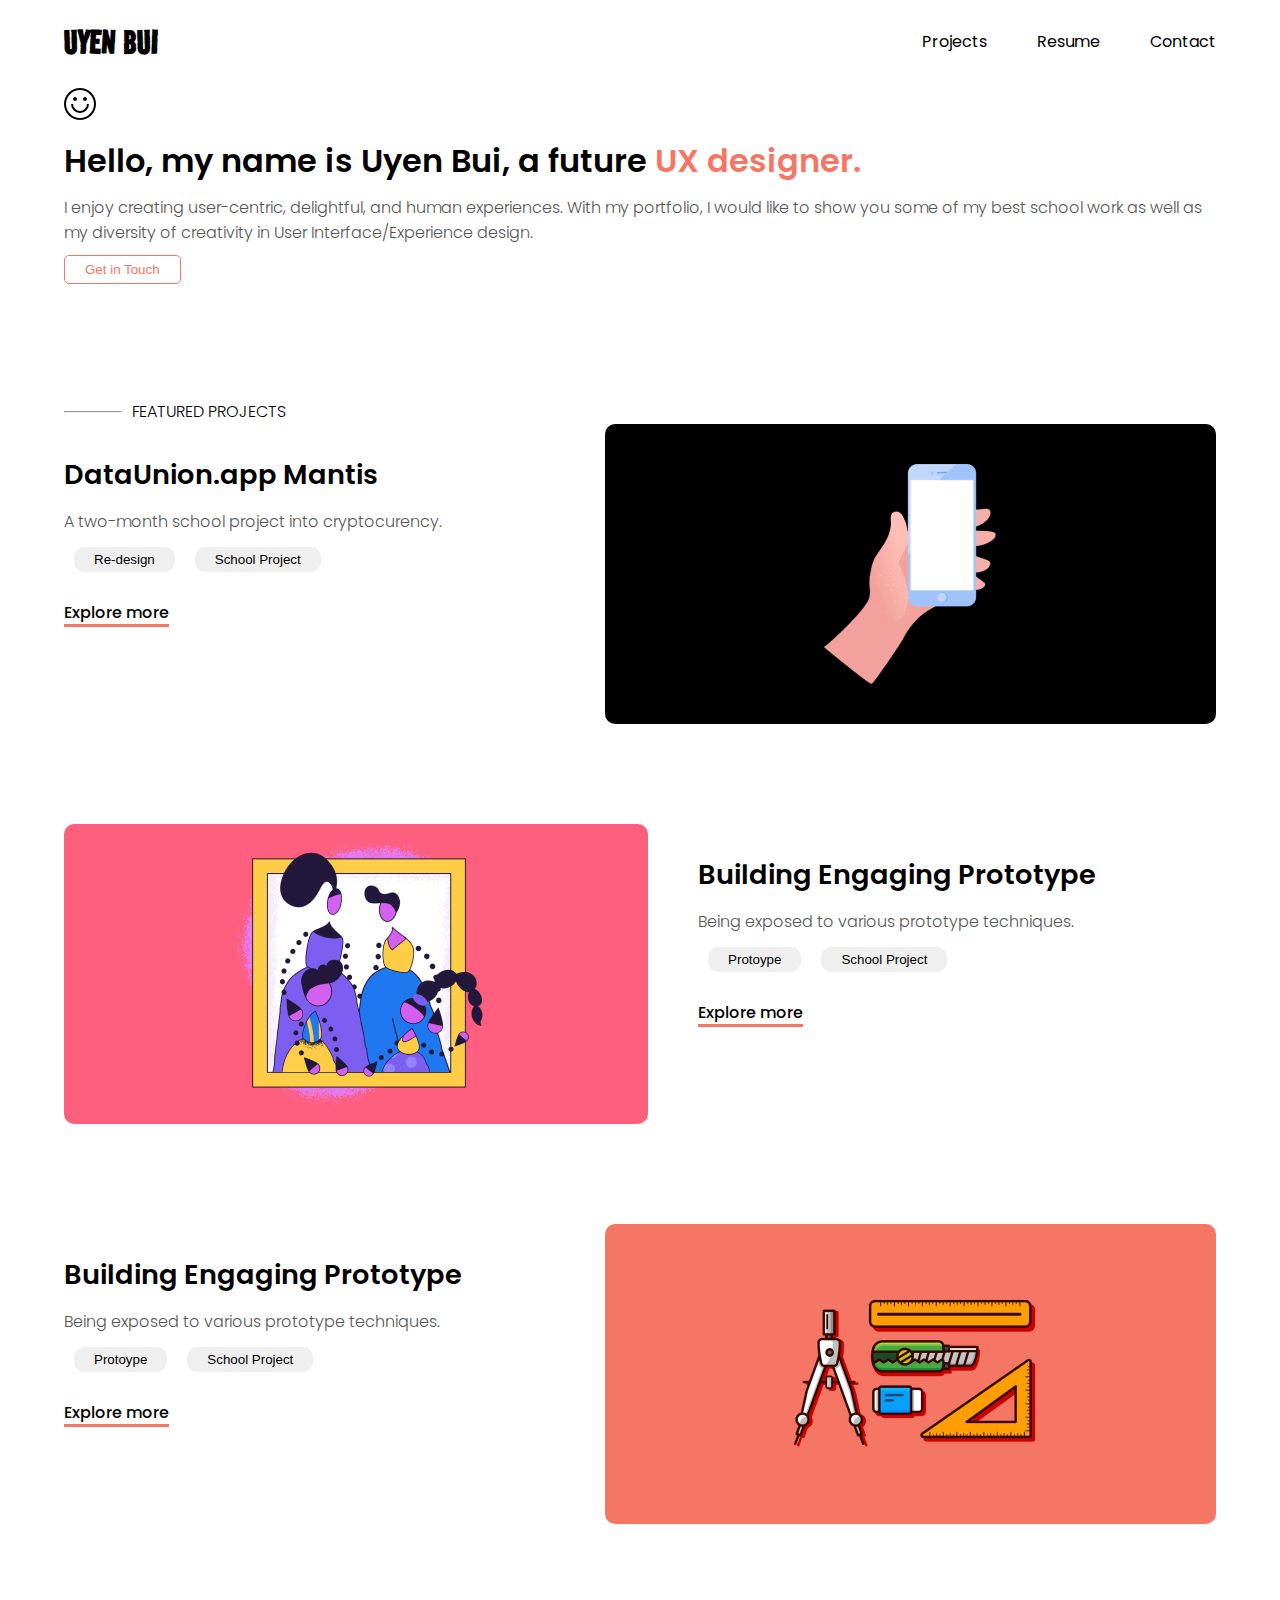
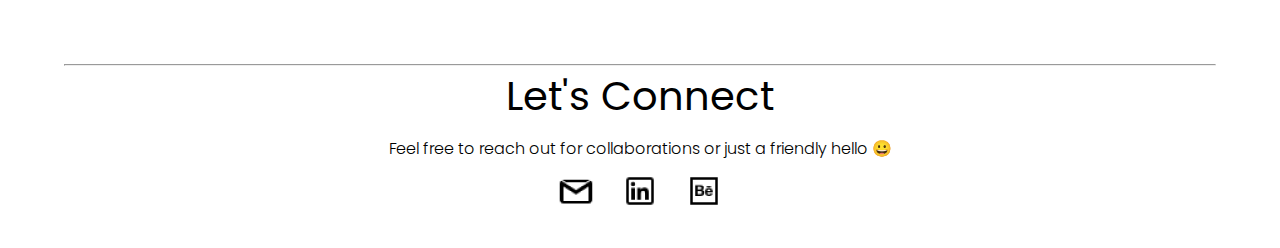
<file: index.html>
<!DOCTYPE html>
<html lang="en">

<head>
    <meta charset="UTF-8">
    <meta http-equiv="X-UA-Compatible" content="IE=edge">
    <meta name="viewport" content="width=device-width, initial-scale=1.0">
    <title>Uyên Bui LandingPage</title>
    <link rel="stylesheet" href="stule.css">
</head>

<body>
    <div class="container">
        <div class="header-container">
            <div class="header-logo">
                <h3>
                    <a href="./">
                        UYEN BUI
                    </a>
                </h3>
            </div>
            <div class="header-menu">
                <ul>
                    <li>
                        <a href="#projects">Projects</a>
                    </li>
                    <li>
                        <a href="./CV_UyenBui.pdf">Resume</a>
                    </li>
                    <li>
                        <a href="mailto:uyenbui.061299@gmail.com">Contact</a>
                    </li>
                </ul>
            </div>
        </div>
        <div class="first-block-container">
            <img src="./img/happy face 1.png" alt="">
            <br>
            <div class="first-block_text-group">
                <h3>Hello, my name is Uyen Bui, a future <span>UX designer.</span> </h3>
                <p>
                    I enjoy creating user-centric, delightful, and human experiences. With my portfolio, I would like to show you some of my best school work as well as my diversity of creativity in User Interface/Experience design.
                </p>
                <button>Get in Touch</button>
            </div>
        </div>
        <div class="second-block-container" id="projects">
            <div class="second-block_title">
                <hr>
                <p>FEATURED PROJECTS</p>
            </div>
            <div class="second-block_content">
                <div class="second-block_content_item second-block_content-left">
                    <h3>DataUnion.app Mantis </h3>
                    <p>A two-month school project into cryptocurency.</p>
                    <div class="second-block_content-lert__btn-group">
                        <button>Re-design</button>
                        <button>School Project</button>
                    </div>
                    <span><a href="./re-design.html">Explore more</a></span>
                </div>
                <div class="second-block_content_item second-block_content-right">
                    <img src="./img/Hand-Photo.png" alt="">
                </div>
            </div>
            <div class="second-block_content">
                <div class="second-block_content_item second-block_content-right" style="background: #FF5F7E
                ;">
                    <img src="./img/Family-photo.png" alt="">
                </div>
                <div class="second-block_content_item second-block_content-left">
                    <h3>Building Engaging Prototype</h3>
                    <p>Being exposed to various prototype techniques.</p>
                    <div class="second-block_content-lert__btn-group">
                        <button>Protoype</a></button>
                        <button>School Project</button>
                    </div>
                    <span><a href="./re-search.html">Explore more</a></span>
                </div>
            </div>
            <div class="second-block_content">
                <div class="second-block_content_item second-block_content-left">
                    <h3>Building Engaging Prototype</h3>
                    <p>Being exposed to various prototype techniques.</p>
                    <div class="second-block_content-lert__btn-group">
                        <button>Protoype</button>
                        <button>School Project</button>
                    </div>
                    <span><a href="./building.html">Explore more</a></span>
                </div>
                <div class="second-block_content_item second-block_content-right" style="background: #F57665;">
                    <img src="./img/BEP-photo.png" alt="">
                </div>
            </div>
        </div>
        <div class="footer-container">
            <hr>
            <h3>Let's Connect</h3>
            <p> Feel free to reach out for collaborations or just a friendly hello 😀</p>
            <div class="footer-icon_group">
                <a href="mailto:uyenbui.061299@gmail.com"><img src="./img/Gmail logo.png" alt=""></a>
                <a href="http://www.linkedin.com/in/builekhanhuyen"> <img src="./img/LinkedIn logo.png" alt=""></a>
                <a href="https://www.behance.net/builekhanhuyen"> <img src="./img/Behance Squared logo.png" alt=""></a>
            </div>
        </div>
    </div>
</body>

</html>
</file>
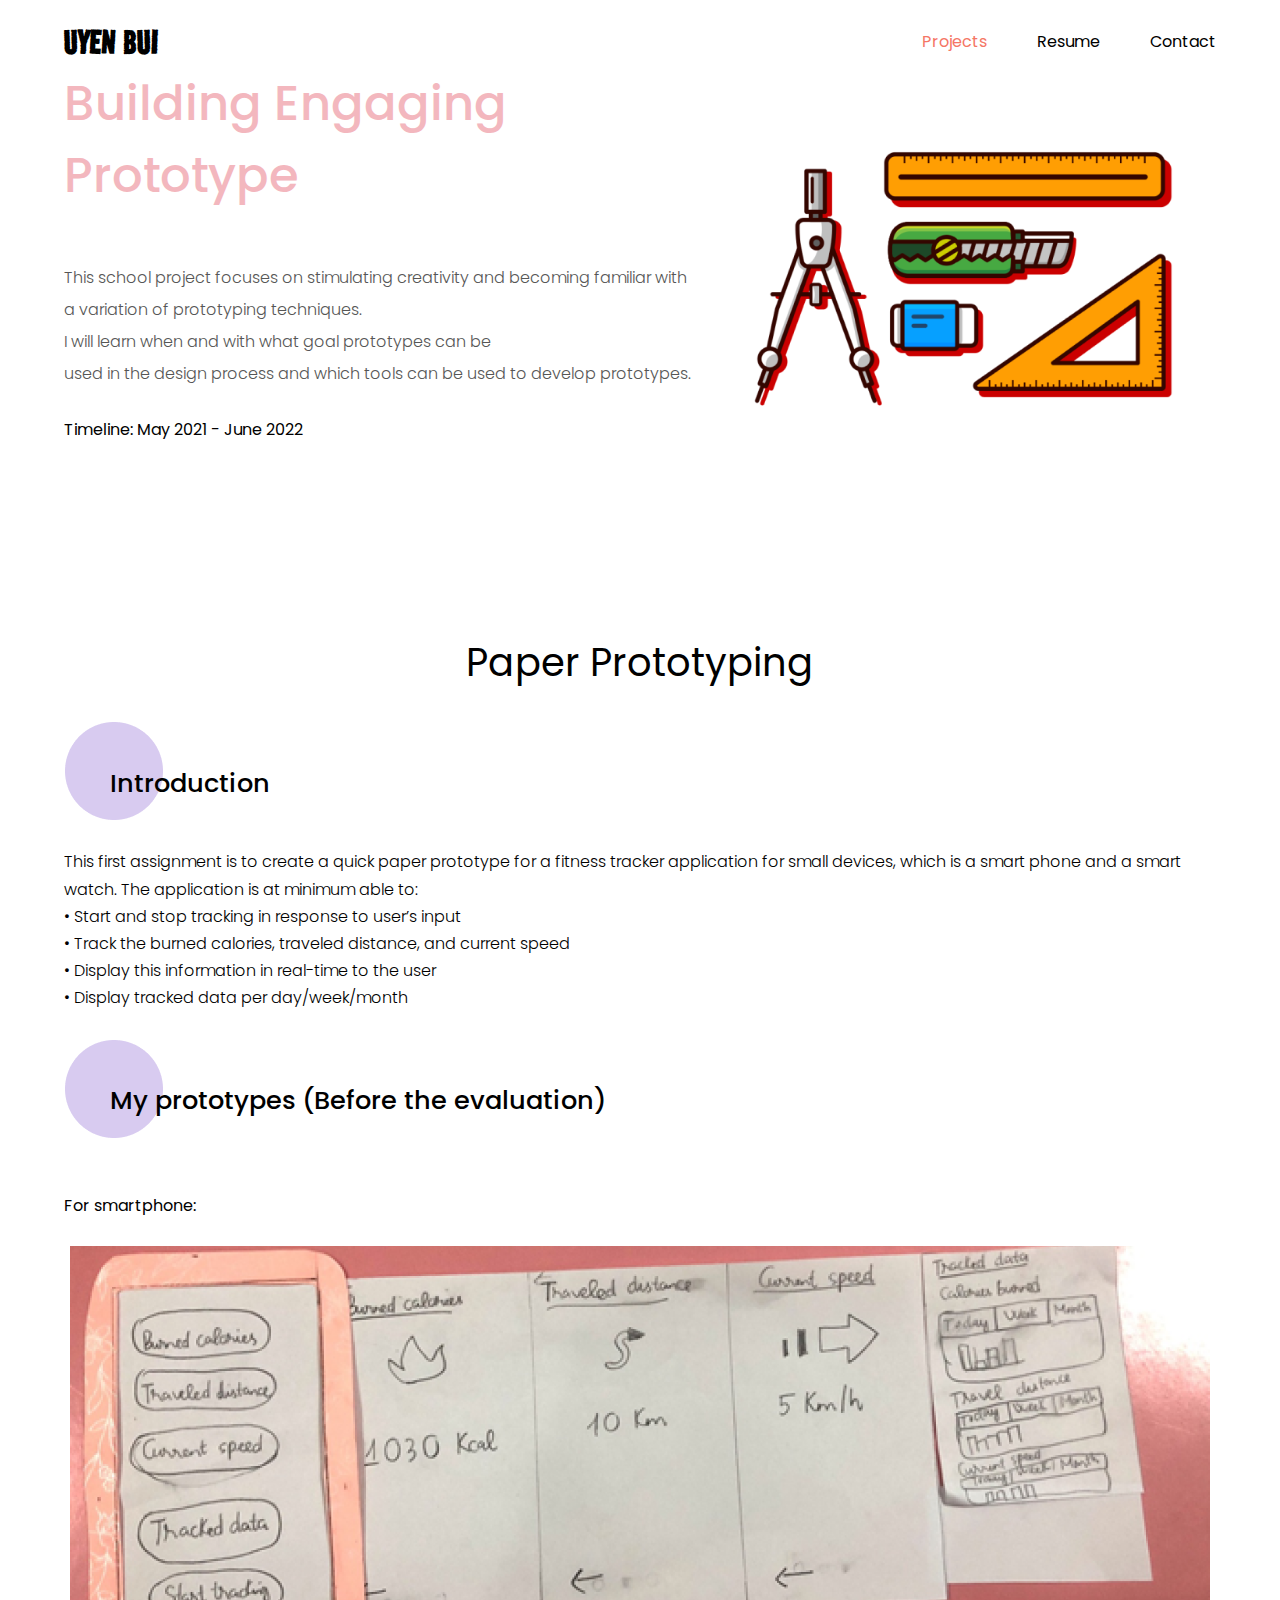
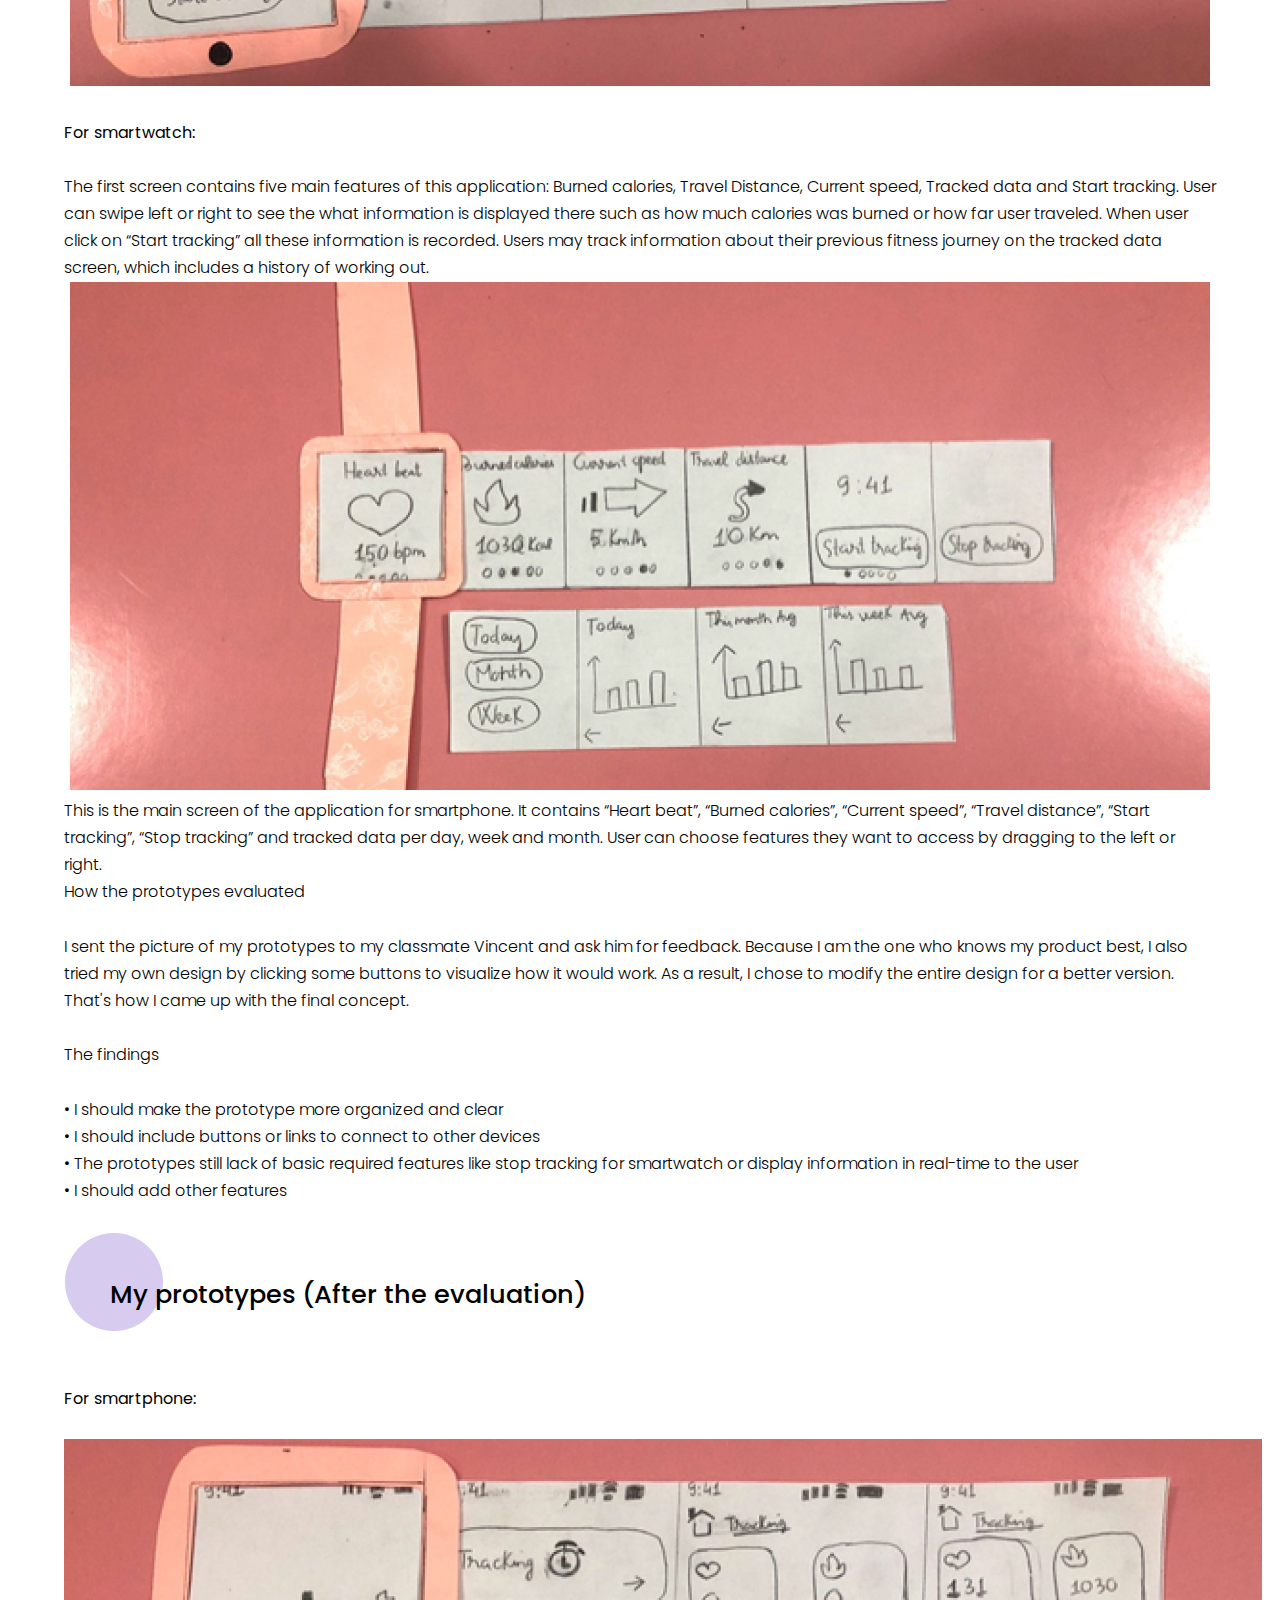
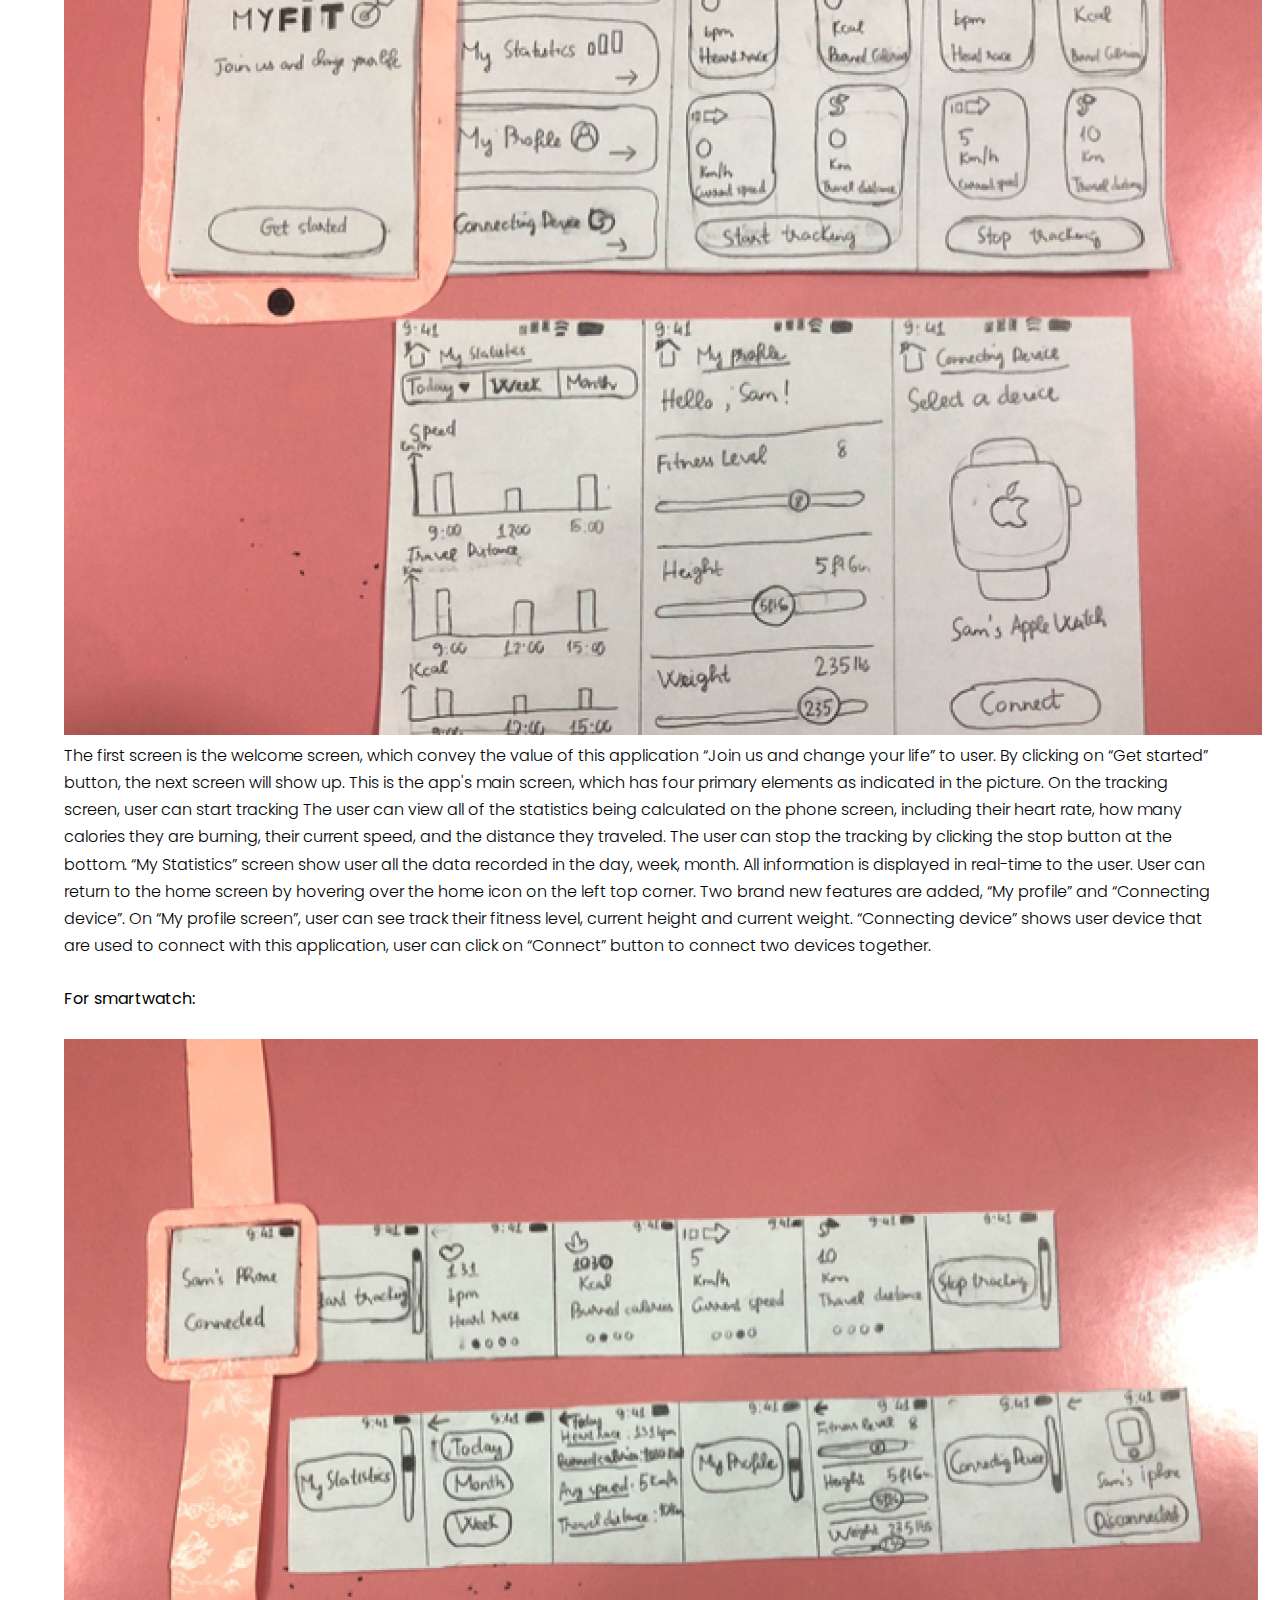
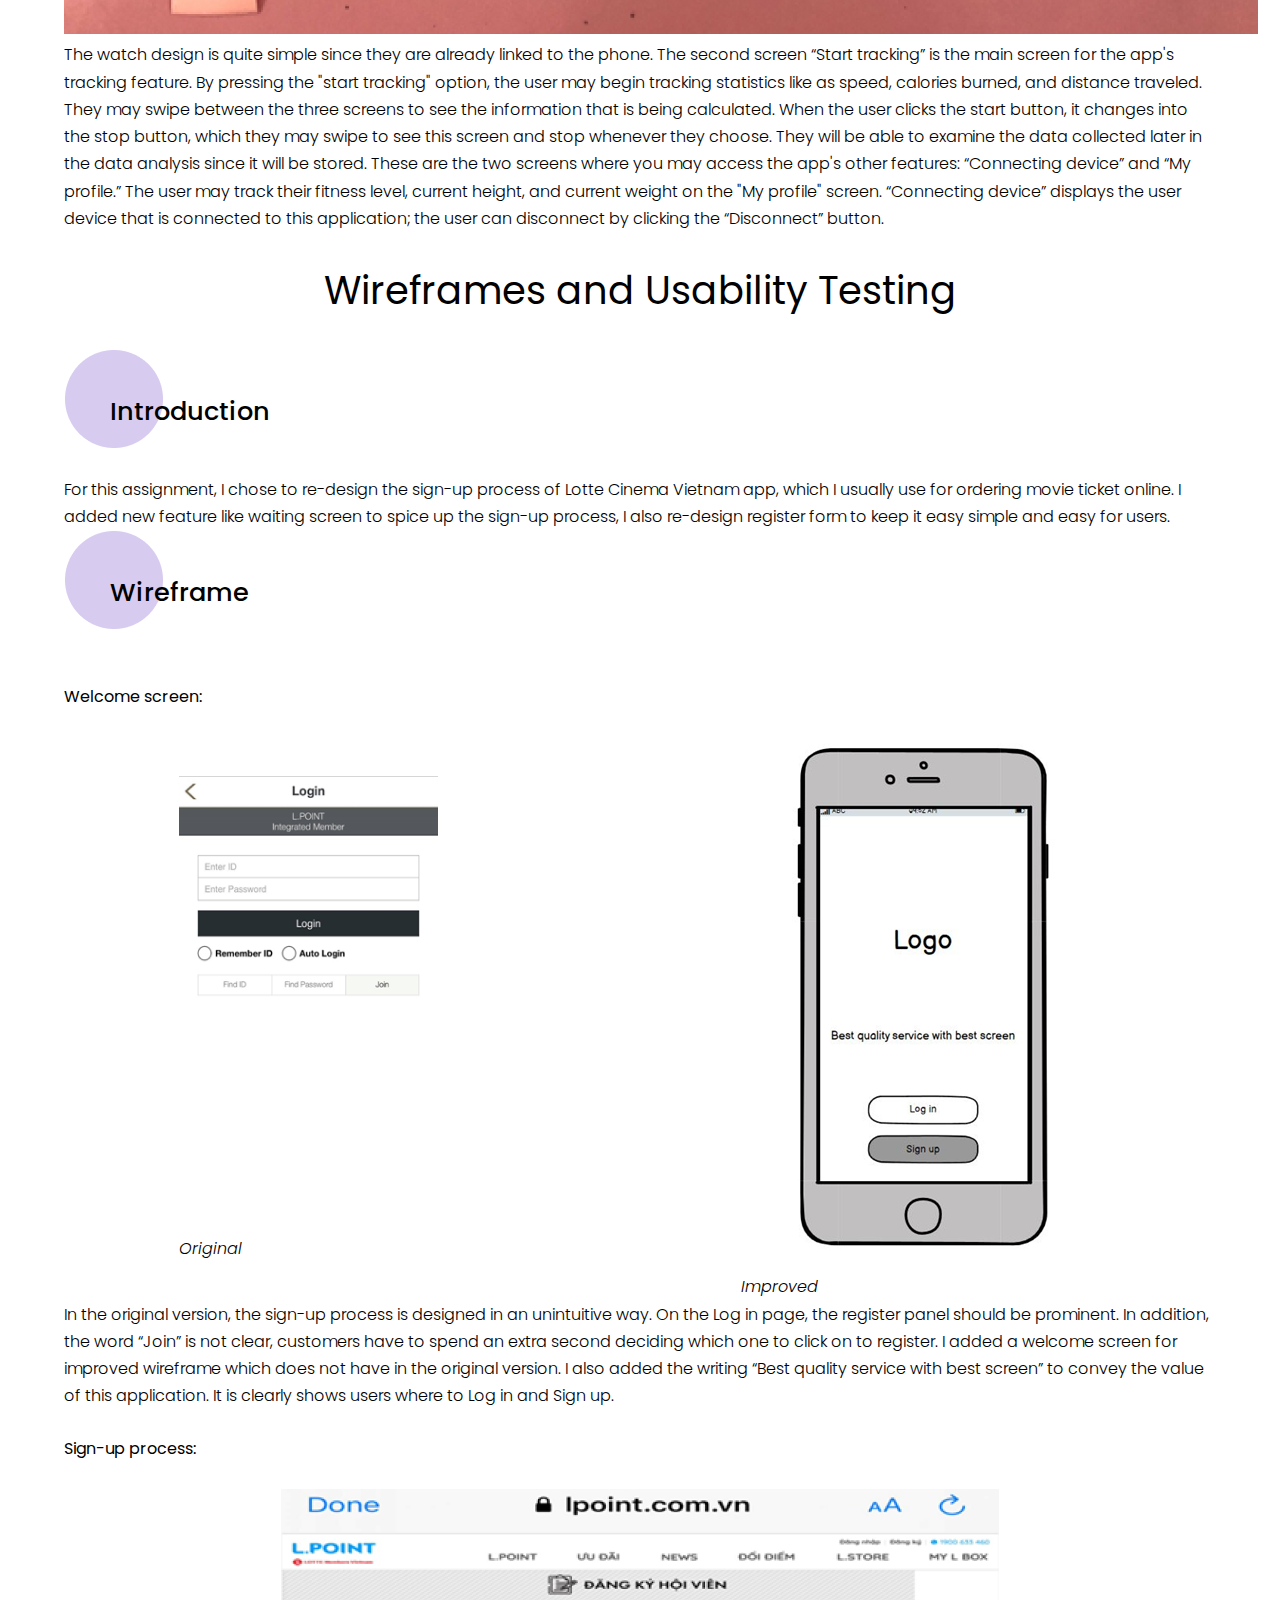
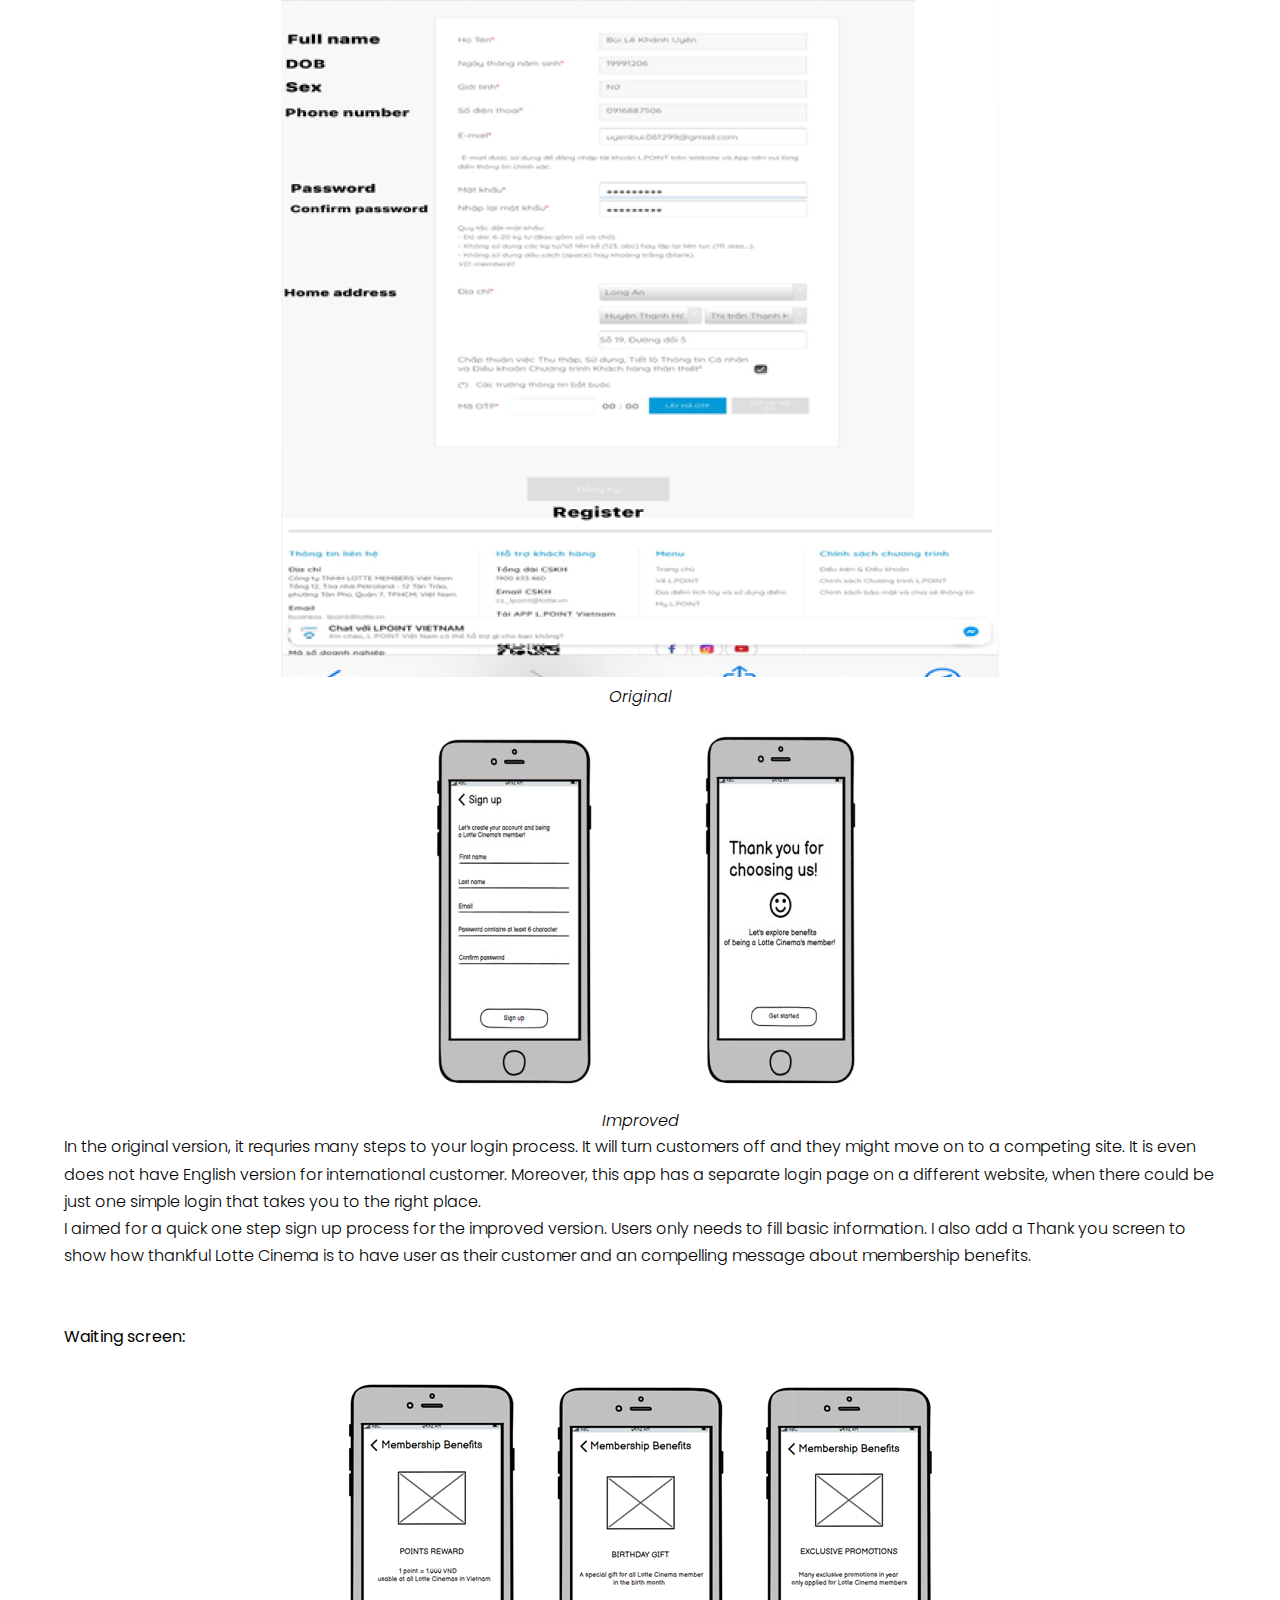
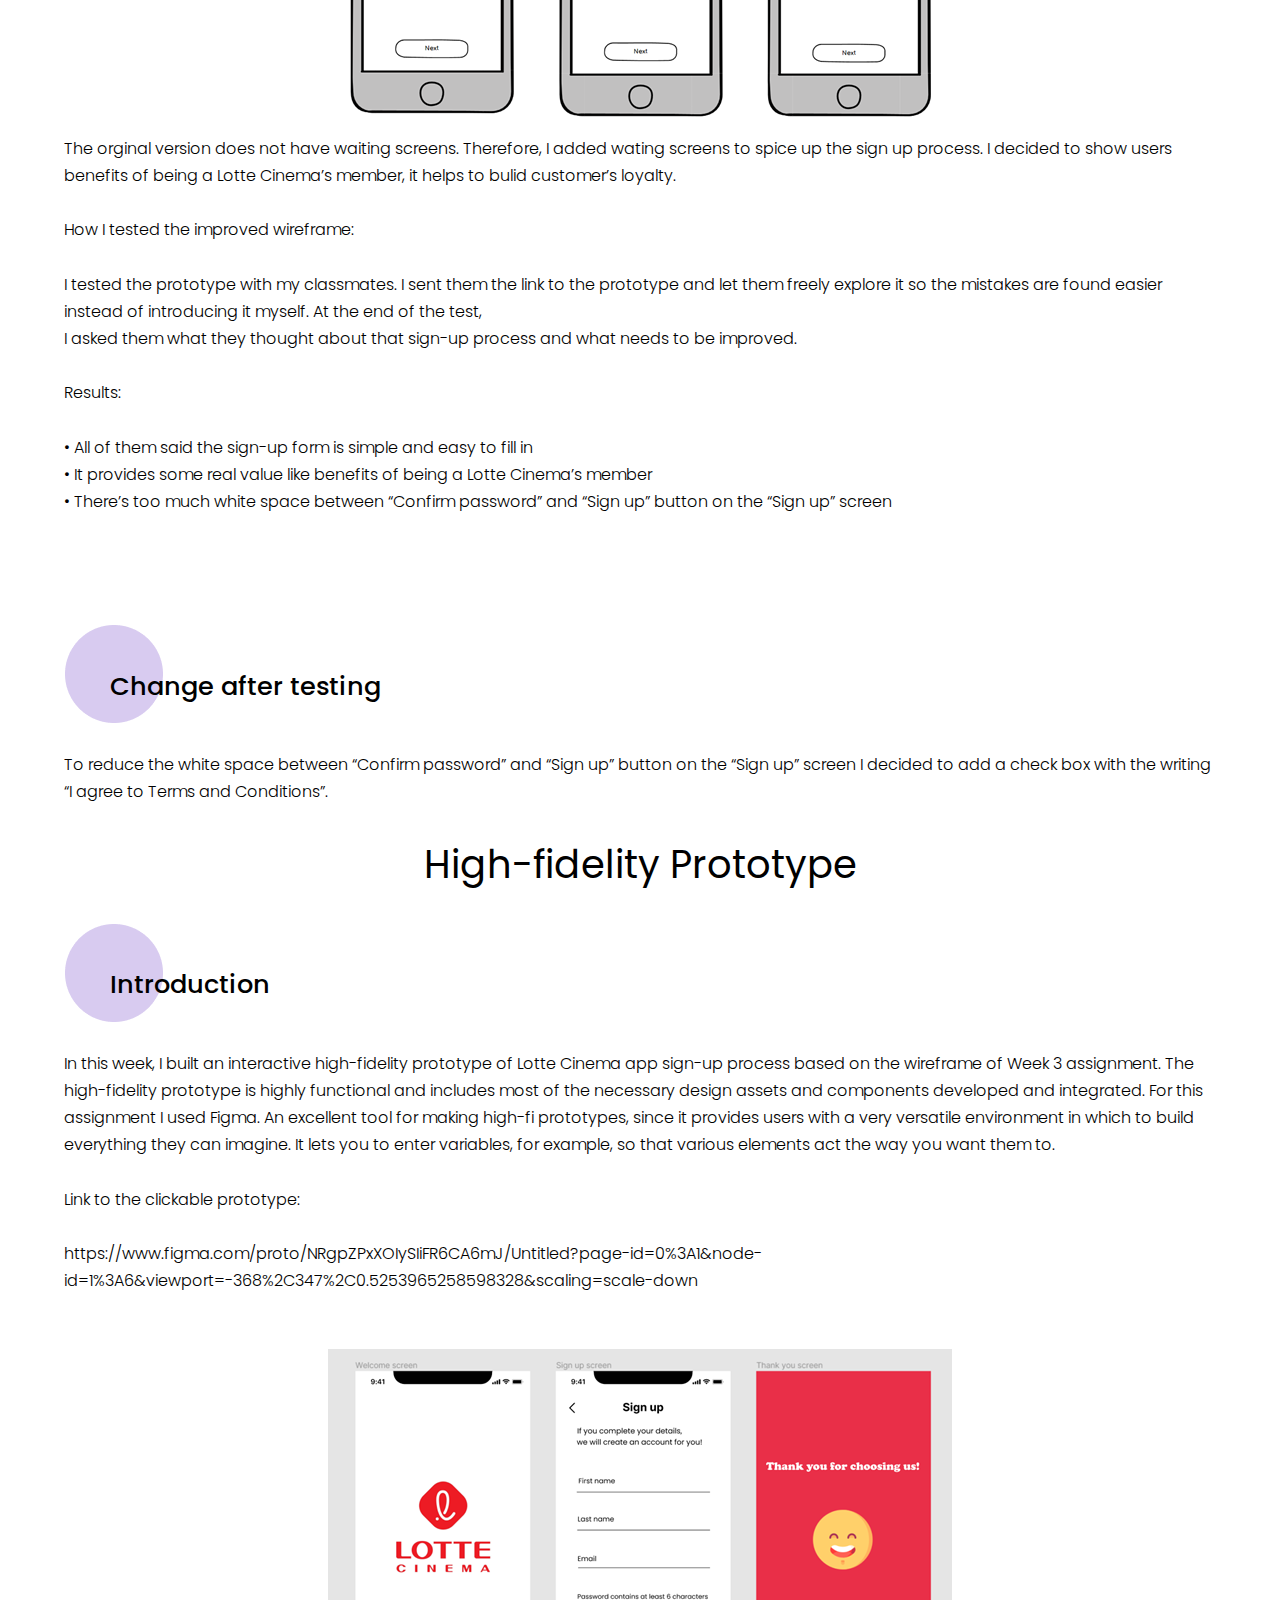
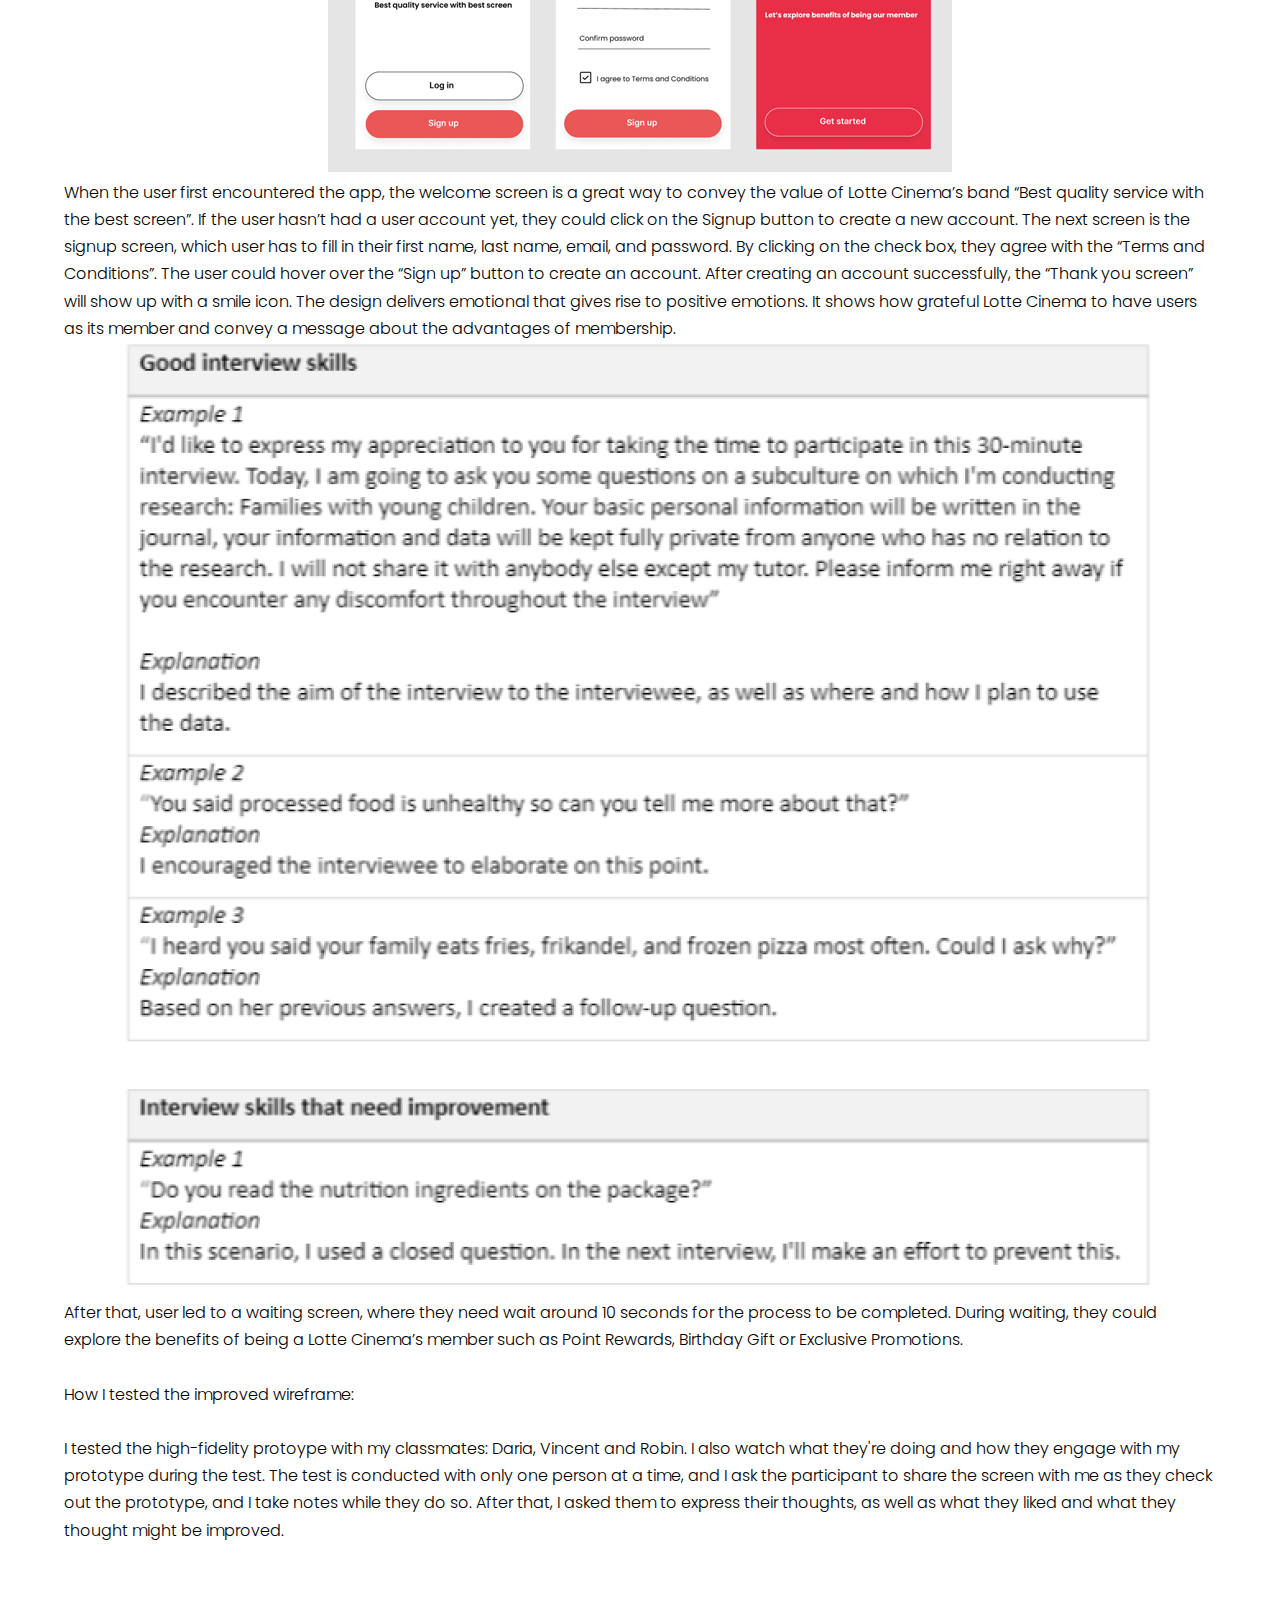
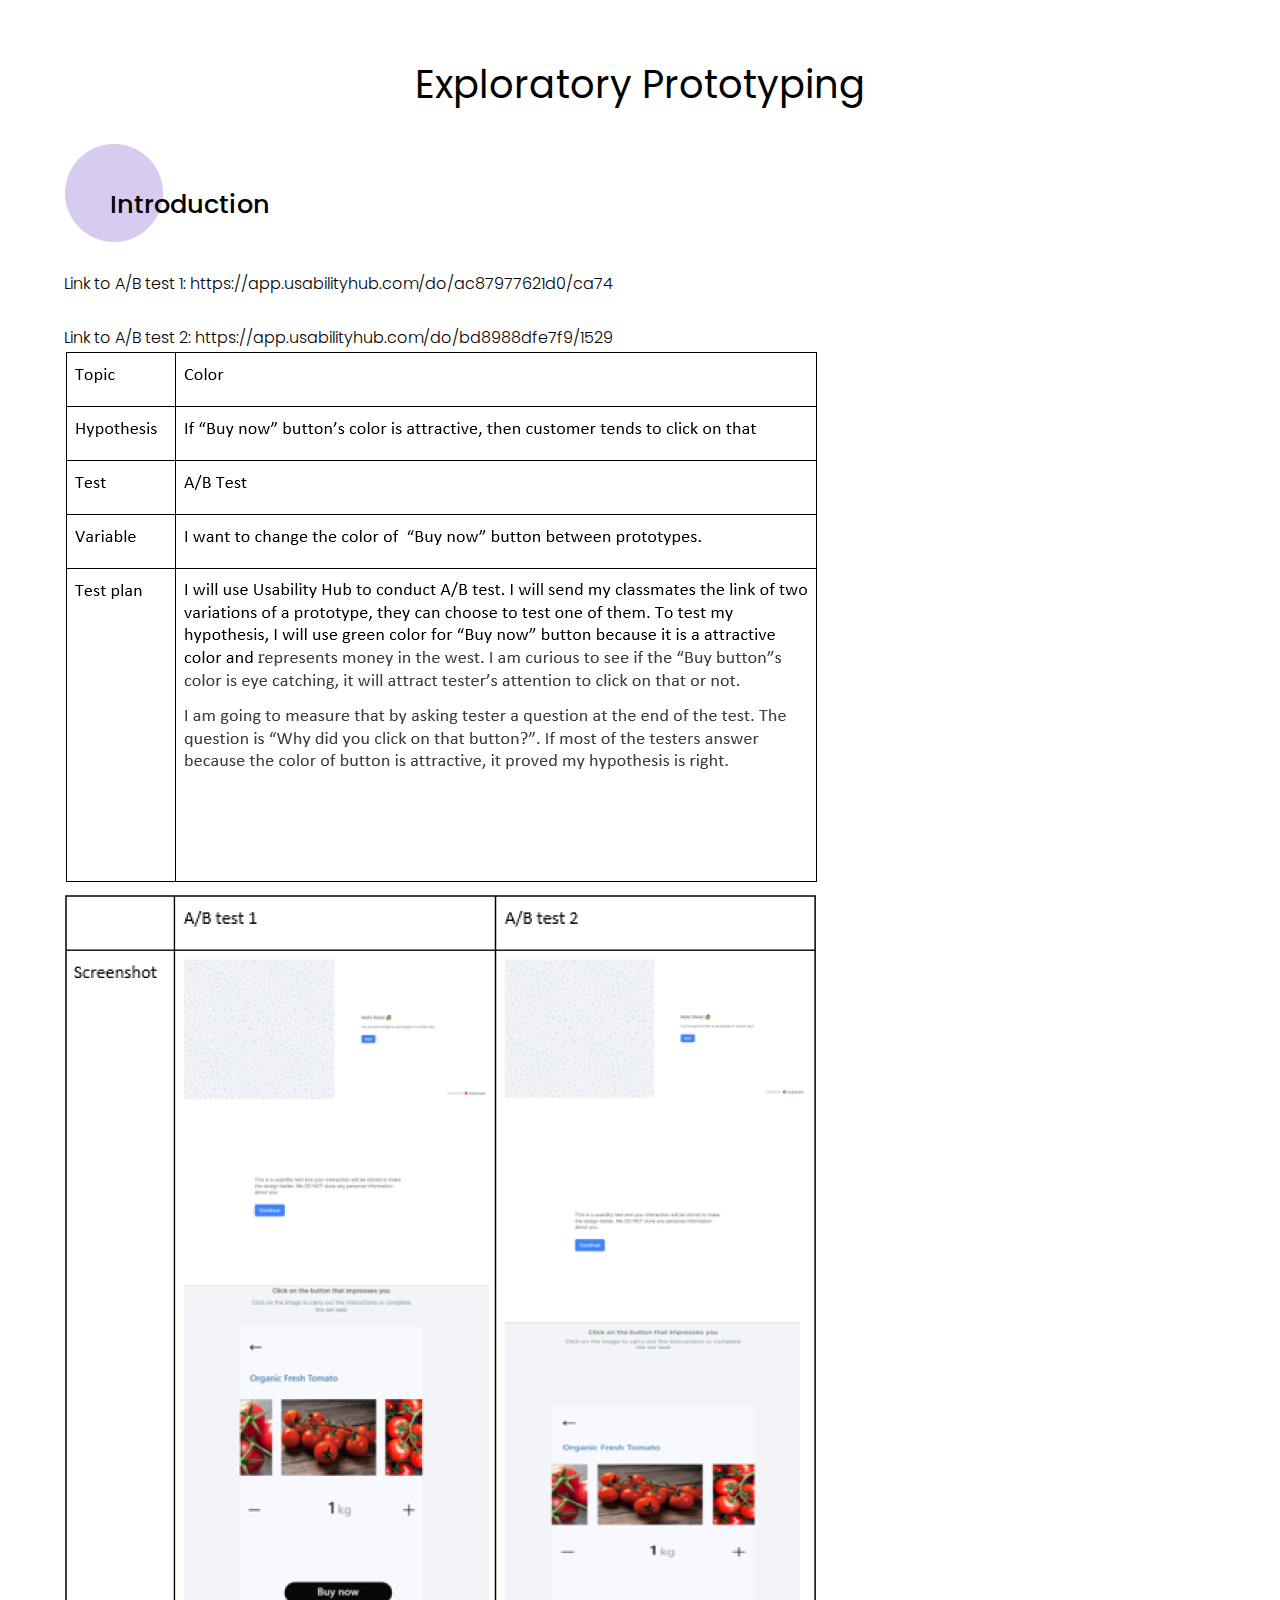
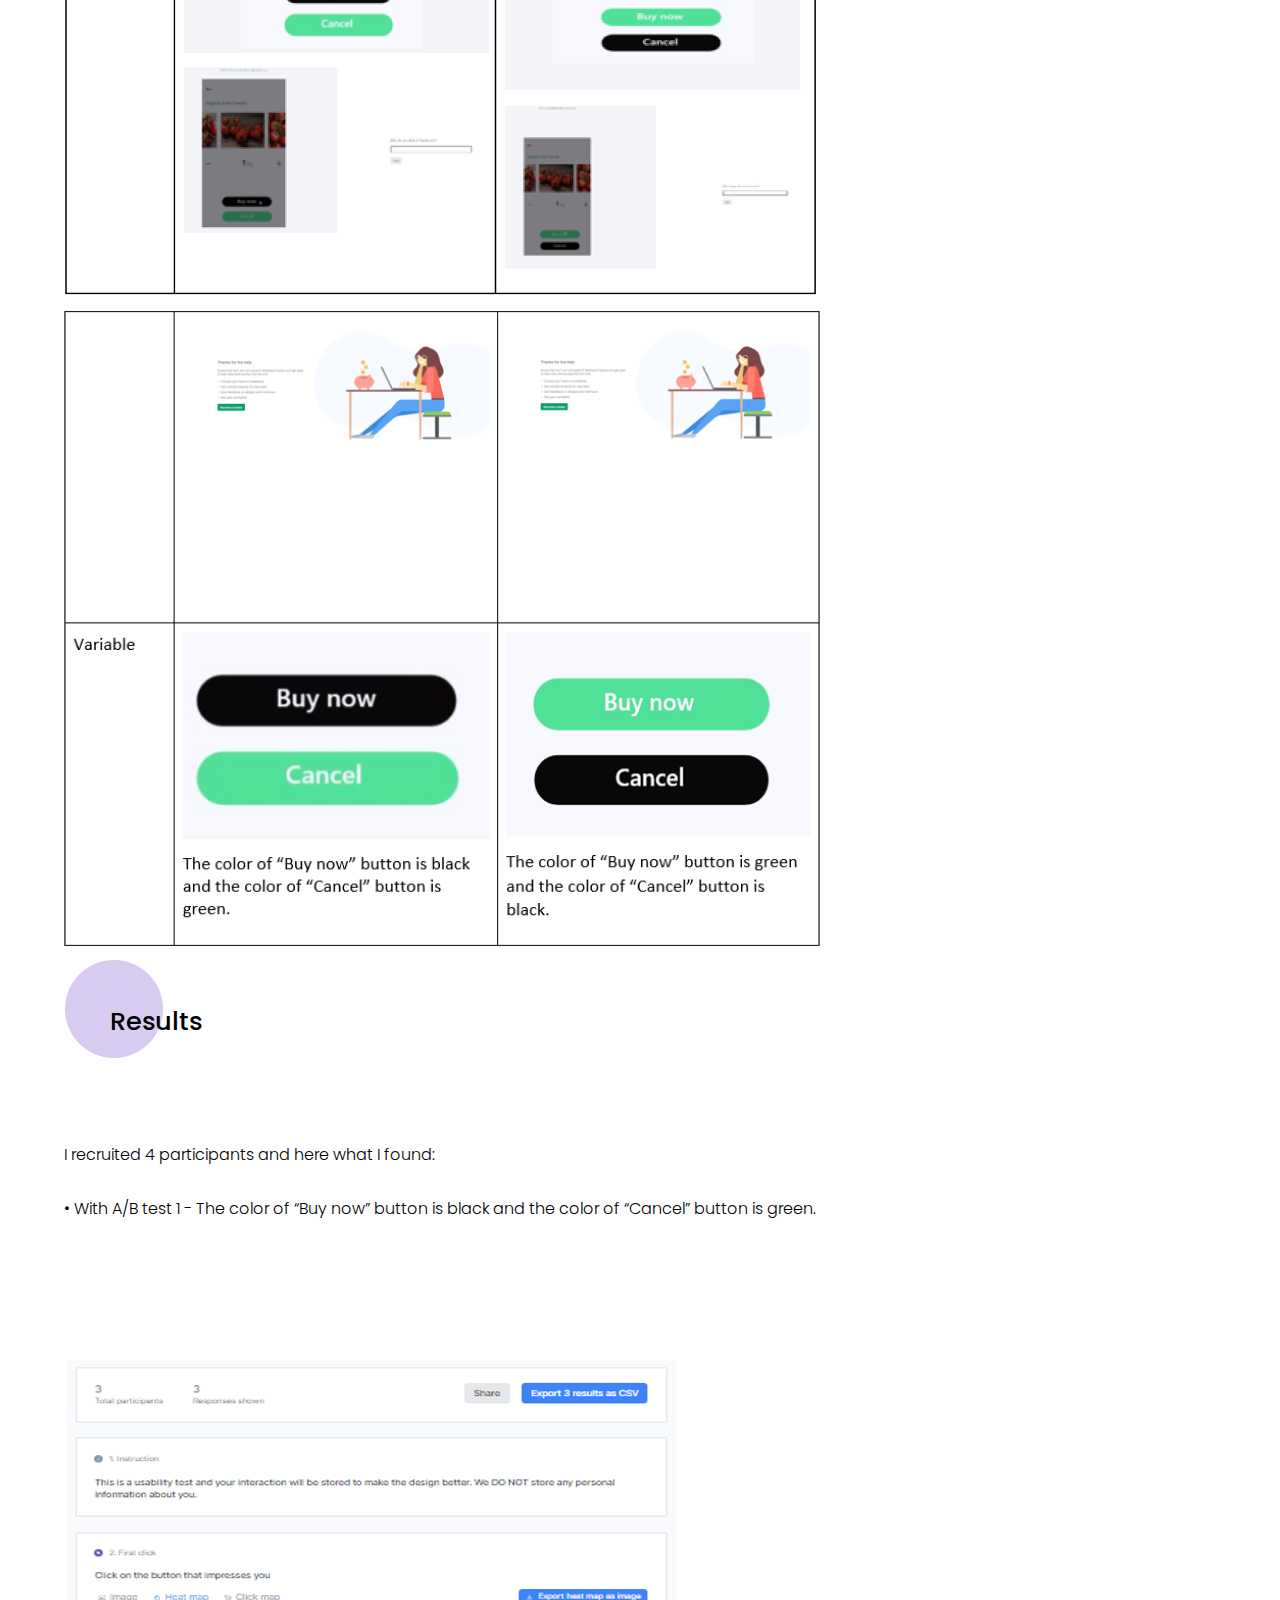
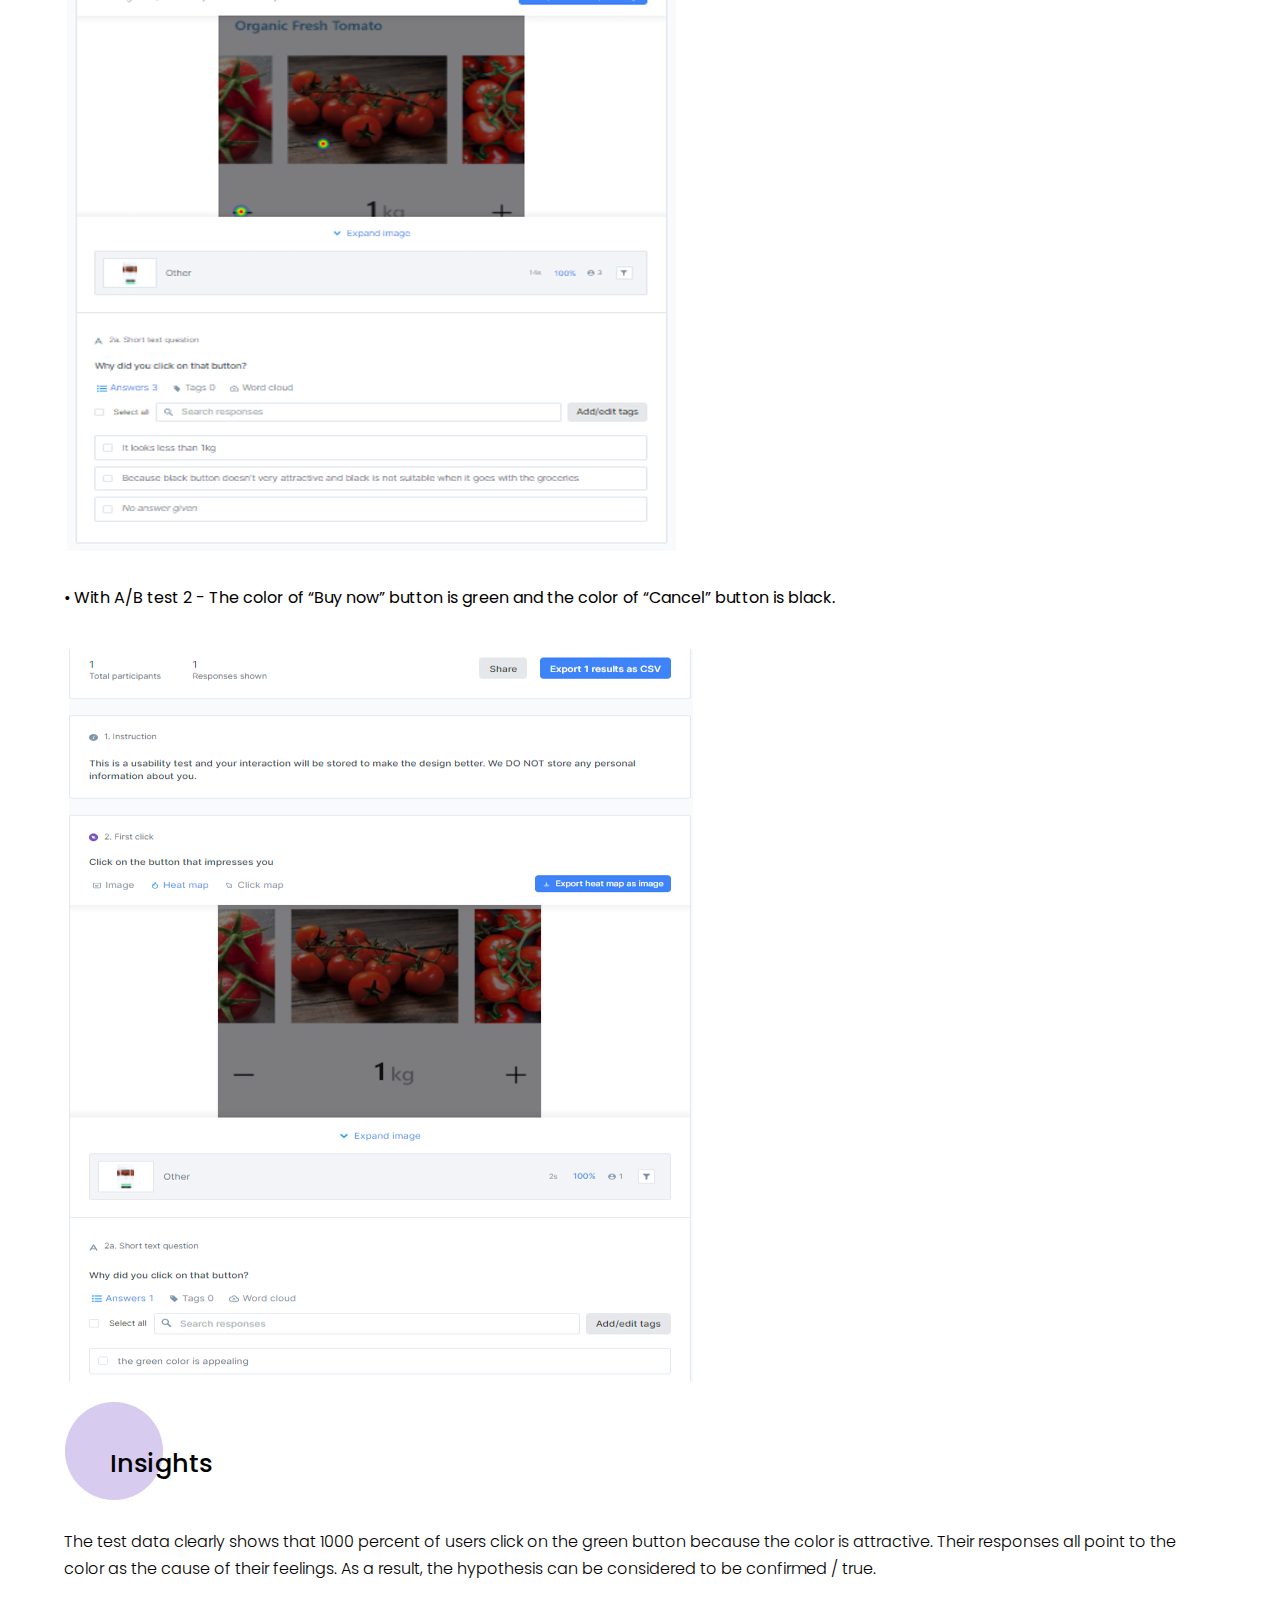
<file: building.html>
<!DOCTYPE html>
<html lang="en">

<head>
    <meta charset="UTF-8">
    <meta http-equiv="X-UA-Compatible" content="IE=edge">
    <meta name="viewport" content="width=device-width, initial-scale=1.0">
    <title>Re-design Uyen Bui</title>
    <link rel="stylesheet" href="stule.css">
</head>

<body>
    <div class="building-container">
        <div class="header-container">
            <div class="header-logo">
                <h3>
                    <a href="./">
                        UYEN BUI
                    </a>
                </h3>
            </div>
            <div class="header-menu">
                <ul>
                    <li>
                        <a href="#projects" style="color: #f57665">Projects</a>
                    </li>
                    <li>
                        <a href="./CV_UyenBui.pdf">Resume</a>
                    </li>
                    <li>
                        <a href="mailto:uyenbui.061299@gmail.com">Contact</a>
                    </li>
                </ul>
            </div>
        </div>
        <div class="content">
            <div class="first-block">
                <div class="first-block_left">
                    <h3>Building Engaging Prototype</h3>
                    <p>This school project focuses on stimulating creativity and becoming familiar with a variation of prototyping techniques.<br /> I will learn when and with what goal prototypes can be<br /> used in the design process and which tools can
                        be used to develop prototypes.</p>

                    <span>
                        <b>Timeline: May 2021 - June 2022</b>
                    </span>
                </div>
                <div class="first-block_right">
                    <img src="./img/BEP-photo (1).png" alt="">
                </div>

            </div>
            <div class="second-block">
                <div class=" title-block">
                    <h3> Paper Prototyping</h3>
                </div>
                <div class="second-block_content">
                    <div class="third-block_content__title title-circle">
                        <img src="./img/Ellipse 1.png" alt="">
                        <p>Introduction </p>
                    </div>
                    <div class="second-block_content">
                        <p>This first assignment is to create a quick paper prototype for a fitness tracker application for small devices, which is a smart phone and a smart watch. The application is at minimum able to:<br /> &bull; Start and stop tracking
                            in response to user&rsquo;s input<br /> &bull; Track the burned calories, traveled distance, and current speed<br /> &bull; Display this information in real-time to the user<br /> &bull; Display tracked data per day/week/month<br
                            /> &nbsp;
                        </p>

                    </div>
                    <div class="third-block_content__title title-circle">
                        <img src="./img/Ellipse 1.png" alt="">
                        <p>My prototypes (Before the evaluation)</p>
                    </div>
                    <div class="second-block_content-text">
                        <p><b>For smartphone:</b></p>
                        <center> <img src="./img/image 1 (1).png" alt=""></center>
                        <p><b>For smartwatch:</b></p>
                        <p>The first screen contains five main features of this application: Burned calories, Travel Distance, Current speed, Tracked data and Start tracking. User can swipe left or right to see the what information is displayed there such
                            as how much calories was burned or how far user traveled. When user click on “Start tracking” all these information is recorded. Users may track information about their previous fitness journey on the tracked data screen, which
                            includes a history of working out.</p>
                        <center> <img src="./img/image 2.png" alt=""></center>
                        <p>This is the main screen of the application for smartphone. It contains “Heart beat”, “Burned calories”, “Current speed”, “Travel distance”, “Start tracking”, “Stop tracking” and tracked data per day, week and month. User can choose
                            features they want to access by dragging to the left or right. </p>
                        <p>How the prototypes evaluated<br />
                            <br /> I sent the picture of my prototypes to my classmate Vincent and ask him for feedback. Because I am the one who knows my product best, I also tried my own design by clicking some buttons to visualize how it would work.
                            As a result, I chose to modify the entire design for a better version. That&#39;s how I came up with the final concept.<br />
                            <br /> The findings<br />
                            <br /> &bull; I should make the prototype more organized and clear<br /> &bull; I should include buttons or links to connect to other devices<br /> &bull; The prototypes still lack of basic required features like stop tracking
                            for smartwatch or display information in real-time to the user<br /> &bull; I should add other features<br /> &nbsp;
                        </p>

                    </div>
                    <div class="third-block_content__title title-circle">
                        <img src="./img/Ellipse 1.png" alt="">
                        <p>My prototypes (After the evaluation)</p>
                    </div>
                    <div class="second-block_content-text">
                        <p><b>For smartphone:</b></p>
                        <center> <img src="./img/image 3 (1).png" alt=""></center>
                        <p>The first screen is the welcome screen, which convey the value of this application “Join us and change your life” to user. By clicking on “Get started” button, the next screen will show up. This is the app's main screen, which
                            has four primary elements as indicated in the picture. On the tracking screen, user can start tracking The user can view all of the statistics being calculated on the phone screen, including their heart rate, how many calories
                            they are burning, their current speed, and the distance they traveled. The user can stop the tracking by clicking the stop button at the bottom. “My Statistics” screen show user all the data recorded in the day, week, month.
                            All information is displayed in real-time to the user. User can return to the home screen by hovering over the home icon on the left top corner. Two brand new features are added, “My profile” and “Connecting device”. On “My
                            profile screen”, user can see track their fitness level, current height and current weight. “Connecting device” shows user device that are used to connect with this application, user can click on “Connect” button to connect
                            two devices together.

                        </p>
                        <p><b>For smartwatch:</b></p>
                        <center> <img src="./img/image 4 (1).png" alt=""></center>
                        <p>The watch design is quite simple since they are already linked to the phone. The second screen “Start tracking” is the main screen for the app's tracking feature. By pressing the "start tracking" option, the user may begin tracking
                            statistics like as speed, calories burned, and distance traveled. They may swipe between the three screens to see the information that is being calculated. When the user clicks the start button, it changes into the stop button,
                            which they may swipe to see this screen and stop whenever they choose. They will be able to examine the data collected later in the data analysis since it will be stored. These are the two screens where you may access the app's
                            other features: “Connecting device” and “My profile.” The user may track their fitness level, current height, and current weight on the "My profile" screen. “Connecting device” displays the user device that is connected to
                            this application; the user can disconnect by clicking the “Disconnect” button.
                        </p>
                    </div>
                </div>
            </div>
            <div class="third-block">
                <div class=" title-block">
                    <h3> Wireframes and Usability Testing

                    </h3>
                </div>
                <div class="third-block_content">
                    <div class="third-block_content__title title-circle">
                        <img src="./img/Ellipse 1.png" alt="">
                        <p>Introduction
                        </p>
                    </div>
                    <div class="third-block_content">
                        <p>For this assignment, I chose to re-design the sign-up process of Lotte Cinema Vietnam app, which I usually use for ordering movie ticket online. I added new feature like waiting screen to spice up the sign-up process, I also re-design
                            register form to keep it easy simple and easy for users.</p>

                    </div>
                    <div class="third-block_content__title title-circle">
                        <img src="./img/Ellipse 1.png" alt="">
                        <p>Wireframe</p>
                    </div>
                    <p><b>Welcome screen:</b></p>
                    <div class="third-block_content-text">
                        <div class="context-text_flex">
                            <div class="context-text_flex__left">
                                <img src="./img/image 5 (1).png" alt="">
                                <p><i>Original</i></p>
                            </div>
                            <div class="context-text_flex__right">
                                <img src="./image 6 (1).png" alt="">
                                <p><i>Improved</i></p>
                            </div>
                        </div>
                    </div>

                    <div class="third-block_content-text">
                        <p>
                            In the original version, the sign-up process is designed in an unintuitive way. On the Log in page, the register panel should be prominent. In addition, the word “Join” is not clear, customers have to spend an extra second deciding which one to click
                            on to register. I added a welcome screen for improved wireframe which does not have in the original version. I also added the writing “Best quality service with best screen” to convey the value of this application. It is clearly
                            shows users where to Log in and Sign up.
                        </p>
                        <p> <b>Sign-up process:</b></p>
                        <center><img src="./img/image 7 (1).png" alt=""></center>
                        <center><i>Original</i></center>
                        <center> <img src="./img/g.jpg" alt=""></center>
                        <center><i> Improved</i></center>
                        <p>In the original version, it requries many steps to your login process. It will turn customers off and they might move on to a competing site. It is even does not have English version for international customer. Moreover, this app
                            has a separate login page on a different website, when there could be just one simple login that takes you to the right place.<br /> I aimed for a quick one step sign up process for the improved version. Users only needs to
                            fill basic information. I also add a Thank you screen to show how thankful Lotte Cinema is to have user as their customer and an compelling message about membership benefits.<br /> &nbsp;
                        </p>
                        <p><b>Waiting screen:</b></p>
                        <center> <img src="./img/image 10 (1).png" alt=""></center>
                        <p>The orginal version does not have waiting screens. Therefore, I added wating screens to spice up the sign up process. I decided to show users benefits of being a Lotte Cinema&rsquo;s member, it helps to bulid customer&rsquo;s loyalty.<br
                            />
                            <br /> How I tested the improved wireframe:<br />
                            <br /> I tested the prototype with my classmates. I sent them the link to the prototype and let them freely explore it so the mistakes are found easier instead of introducing it myself. At the end of the test,<br /> I asked
                            them what they thought about that sign-up process and what needs to be improved.
                            <br />
                            <br /> Results:
                            <br />
                            <br /> &bull; All of them said the sign-up form is simple and easy to fill in<br /> &bull; It provides some real value like benefits of being a Lotte Cinema&rsquo;s member
                            <br /> &bull; There&rsquo;s too much white space between &ldquo;Confirm password&rdquo; and &ldquo;Sign up&rdquo; button on the &ldquo;Sign up&rdquo; screen<br />
                            <br />
                            <br />
                            <br /> &nbsp;
                        </p>


                    </div>
                    <div class="third-block_content__title title-circle">
                        <img src="./img/Ellipse 1.png" alt="">
                        <p>Change after testing</p>
                    </div>
                    <div class="third-block_content-text">
                        <p>To reduce the white space between “Confirm password” and “Sign up” button on the “Sign up” screen I decided to add a check box with the writing “I agree to Terms and Conditions”.

                        </p>
                    </div>
                </div>
            </div>
            <div class="fourth-block">
                <div class=" title-block">
                    <h3> High-fidelity Prototype</h3>
                </div>
                <div class="fourth-block_content">
                    <div class="third-block_content__title title-circle">
                        <img src="./img/Ellipse 1.png" alt="">
                        <p>Introduction </p>
                    </div>
                    <div class="fourth-block_content">
                        <p>In this week, I built an interactive high-fidelity prototype of Lotte Cinema app sign-up process based on the wireframe of Week 3 assignment. The high-fidelity prototype is highly functional and includes most of the necessary design
                            assets and components developed and integrated. For this assignment I used Figma. An excellent tool for making high-fi prototypes, since it provides users with a very versatile environment in which to build everything they
                            can imagine. It lets you to enter variables, for example, so that various elements act the way you want them to.<br />
                            <br /> Link to the clickable prototype:<br />
                            <br /> https://www.figma.com/proto/NRgpZPxXOIySIiFR6CA6mJ/Untitled?page-id=0%3A1&amp;node-id=1%3A6&amp;viewport=-368%2C347%2C0.5253965258598328&amp;scaling=scale-down
                            <br />
                            <br /> &nbsp;
                        </p>
                        <center> <img src="./img/image 12 (1).png" alt=""></center>
                        <p>When the user first encountered the app, the welcome screen is a great way to convey the value of Lotte Cinema’s band “Best quality service with the best screen”. If the user hasn’t had a user account yet, they could click on the
                            Signup button to create a new account. The next screen is the signup screen, which user has to fill in their first name, last name, email, and password. By clicking on the check box, they agree with the “Terms and Conditions”.
                            The user could hover over the “Sign up” button to create an account. After creating an account successfully, the “Thank you screen” will show up with a smile icon. The design delivers emotional that gives rise to positive emotions.
                            It shows how grateful Lotte Cinema to have users as its member and convey a message about the advantages of membership.
                        </p>
                        <center> <img src="./img/image 13.png" alt=""></center>
                        <p>After that, user led to a waiting screen, where they need wait around 10 seconds for the process to be completed. During waiting, they could explore the benefits of being a Lotte Cinema&rsquo;s member such as Point Rewards, Birthday
                            Gift or Exclusive Promotions.<br />
                            <br /> How I tested the improved wireframe:<br />
                            <br /> I tested the high-fidelity protoype with my classmates: Daria, Vincent and Robin. I also watch what they&#39;re doing and how they engage with my prototype during the test. The test is conducted with only one person
                            at a time, and I ask the participant to share the screen with me as they check out the prototype, and I take notes while they do so. After that, I asked them to express their thoughts, as well as what they liked and what they
                            thought might be improved.<br />
                            <br />
                            <br /> &nbsp;
                        </p>


                    </div>
                </div>
            </div>
            <div class="fifth-block">
                <div class=" title-block">
                    <h3> Exploratory Prototyping</h3>
                </div>
                <div class="fifth-block_content">
                    <div class="third-block_content__title title-circle">
                        <img src="./img/Ellipse 1.png" alt="">
                        <p>Introduction </p>
                    </div>
                    <div class="fifth-block_content-text">
                        <p>
                            <p>Link to A/B test 1: https://app.usabilityhub.com/do/ac87977621d0/ca74<br />
                                <br /> Link to A/B test 2: https://app.usabilityhub.com/do/bd8988dfe7f9/1529
                            </p>
                        </p>
                        <img src="./img/image 14 (1).png" alt="">
                        <img src="./img/image 15.png" alt="">
                        <img src="./img/image 16.png" alt="">


                    </div>
                    <div class="third-block_content__title title-circle">
                        <img src="./img/Ellipse 1.png" alt="">
                        <p>Results
                        </p>
                    </div>
                    <div class="fifth-block_content-text">
                        <p><br />
                            <br /> I recruited 4 participants and here what I found:<br />
                            <br /> &bull; With A/B test 1 - The color of &ldquo;Buy now&rdquo; button is black and the color of &ldquo;Cancel&rdquo; button is green.<br />
                            <br />
                            <br />
                            <br />
                            <br /> &nbsp;
                        </p>

                        <img src="./img/image 17.png" alt="">
                        <p><b>• With A/B test 2 - The color of “Buy now” button is green and the color of “Cancel”
                                button is black.

                            </b></p>
                        <img src="./img/image 18.png" alt="">


                    </div>
                    <div class="third-block_content__title title-circle">
                        <img src="./img/Ellipse 1.png" alt="">
                        <p>Insights

                        </p>
                    </div>
                    <div class="fifth-block_content-text">
                        <p>

                            The test data clearly shows that 1000 percent of users click on the green button because the color is attractive. Their responses all point to the color as the cause of their feelings. As a result, the hypothesis can be considered to be confirmed / true.








                        </p>
                    </div>
                </div>
            </div>
            <div class="sixth-block">
                <div class=" title-block">
                    <h3> Experience Prototyping

                    </h3>
                </div>
                <div class="sixth-block_content">
                    <div class="third-block_content__title title-circle">
                        <img src="./img/Ellipse 1.png" alt="">
                        <p>Introduction </p>
                    </div>
                    <div class="sixth-block_content-text">
                        <p>The Wizard of Oz prototyping requires the creation of a basic model of the finished product, referred to as a prototype. In this week assignment, I will make an interactive application, in which stimulate machine behavior with
                            human controls. The prototype should then be tested remotely. The user's movements will be the fake input in this prototype, and I'll be able to control the applications based on that.

                        </p>
                        <img src="./img/image 19.png" alt="">
                    </div>
                    <div class="third-block_content__title title-circle">
                        <img src="./img/Ellipse 1.png" alt="">
                        <p>Results
                        </p>
                    </div>
                    <div class="sixth-block_content-text">
                        <p>
                            <b>Screenshots:</b>
                        </p>
                        <center> <img src="./img/image 21.png" alt=""></center>


                    </div>
                </div>
            </div>
            <div class="sixth-block">
                <div class=" title-block">
                    <h3> Final reflection
                    </h3>
                </div>
                <div class="seventh-block_content">

                    <div class="seventh-block_content-text">
                        <p>
                            <p>Throughout the course, I&#39;ve used a variety of prototype tools to create various types of prototypes.
                                <br />
                                <br /> &bull; In the begining, the goal was to create a Lo-fi Prototype of a fitness tracker for a mobile phone and watch using pencils, pens, and paper. This sort of prototype, in my opinion, is really simple to create,
                                since it is low-cost, low-commitment, and allows you to rapidly visualize and test numerous concepts in a short amount of time. However, I find it difficult to arrange a large number of elements on a single sheet of paper;
                                it becomes too dense or disorganized, etc., and I have to do it again and over again.<br />
                                <br /> &bull; Starting with Wireframes was a good place for me to start. For this, I choose to use the Balsamiq program. As previously stated, I thought the program was really nice, and I would suggest it to anyone who
                                wants to use it and create a wireframe because of its convenience. Making a wireframe for the Hi-fi prototype can assist me in completing the task that I was unable to do with the paper prototype: ordering all of the app&#39;s
                                parts. After that, I decided to work on an interactive high-fidelity prototype with Figma.
                                <br />
                                <br /> &bull; For Exploratory Prototype , I figured out how to make a basic yet effective prototype to use in Usability Hub&#39;s A/B testing and prove my hypothesis about Color topic.
                                <br />
                                <br /> &bull; The Wizard of Oz method seemed strange at first, but after applying it to construct the Exploratory Prototype, I was delighted. Developers utilize role-playing to evaluate how end users will interact with
                                the prototype after it has been developed. This is a useful approach to test a prototype without having to build a complicated product and yet get feedback from users.<br /> &nbsp;
                            </p>
                        </p>
                    </div>

                </div>
            </div>
        </div>
        <div class="footer-container">
            <hr>
            <div class="footer-icon_group">
                <a href="mailto:uyenbui.061299@gmail.com"><img src="./img/Gmail logo.png" alt=""></a>
                <a href="http://www.linkedin.com/in/builekhanhuyen"> <img src="./img/LinkedIn logo.png" alt=""></a>
                <a href="https://www.behance.net/builekhanhuyen"> <img src="./img/Behance Squared logo.png" alt=""></a>
            </div>
        </div>
    </div>
</body>

</html>
</file>
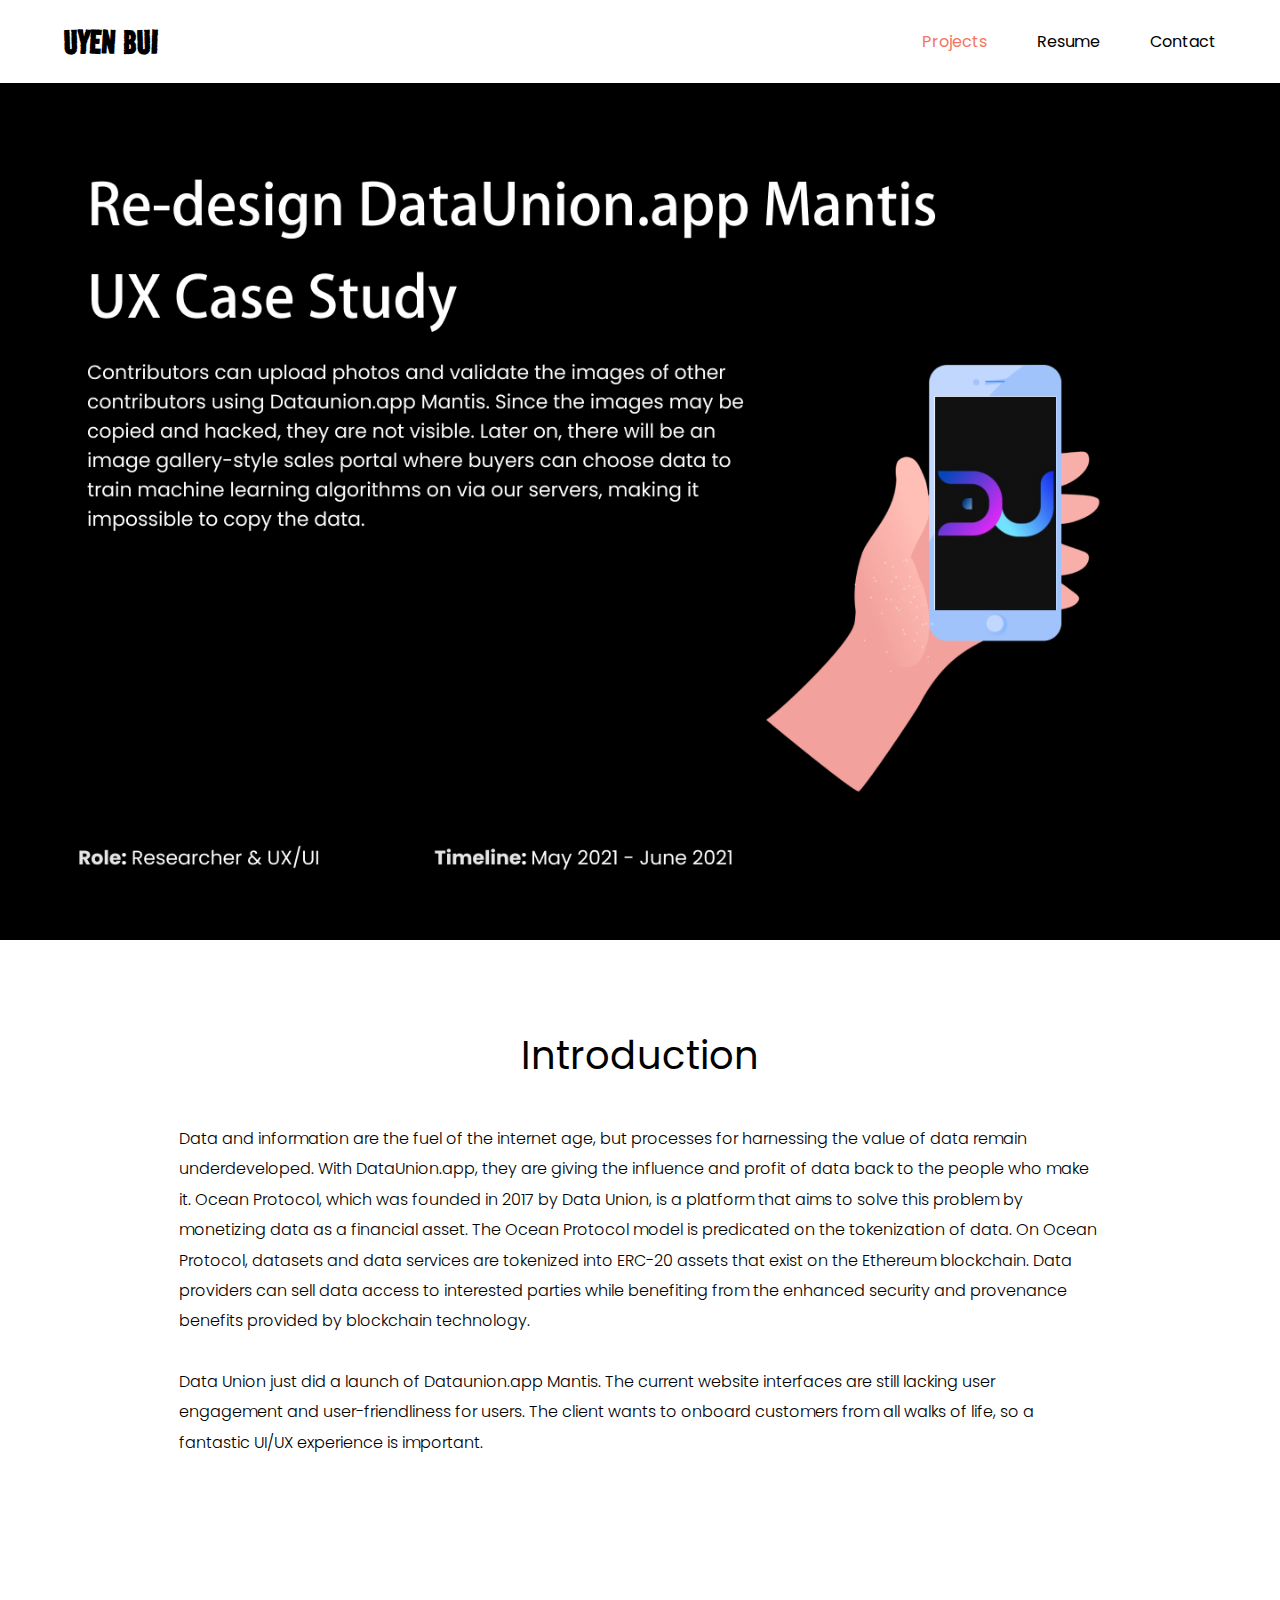
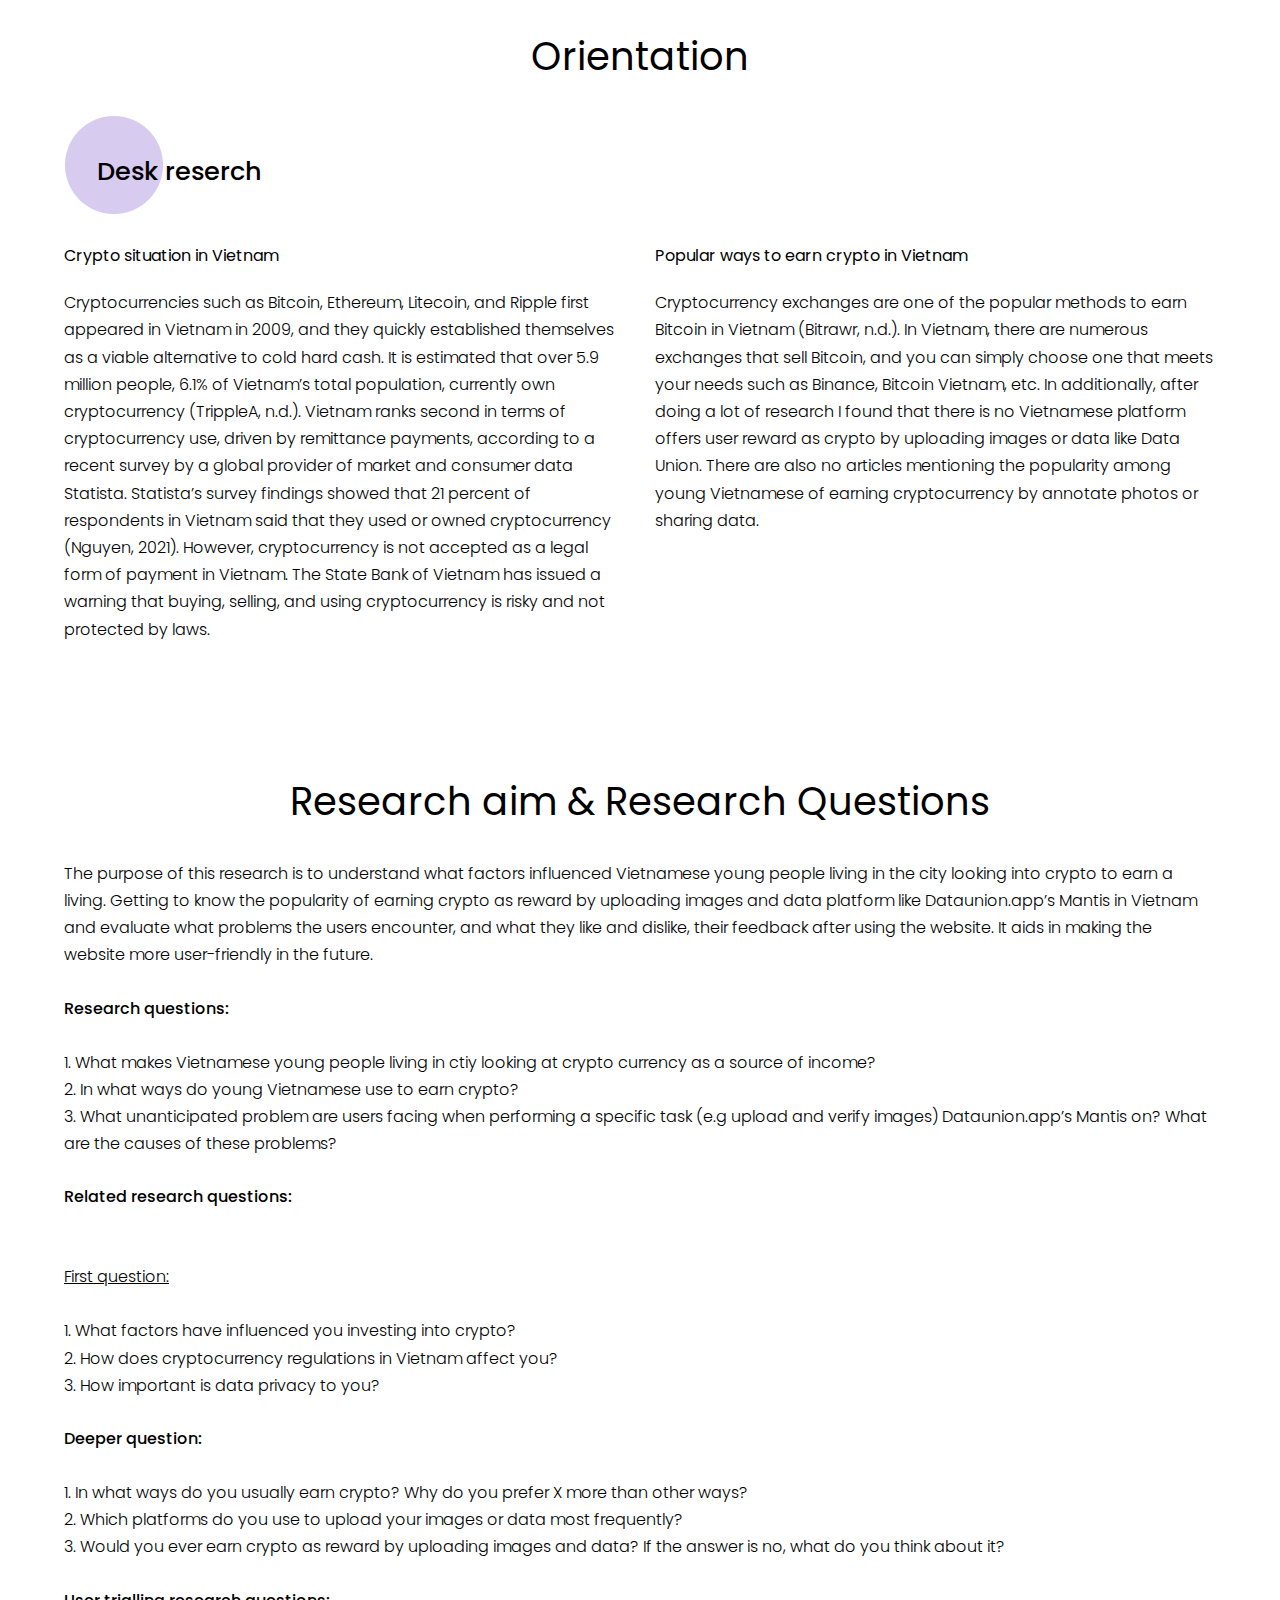
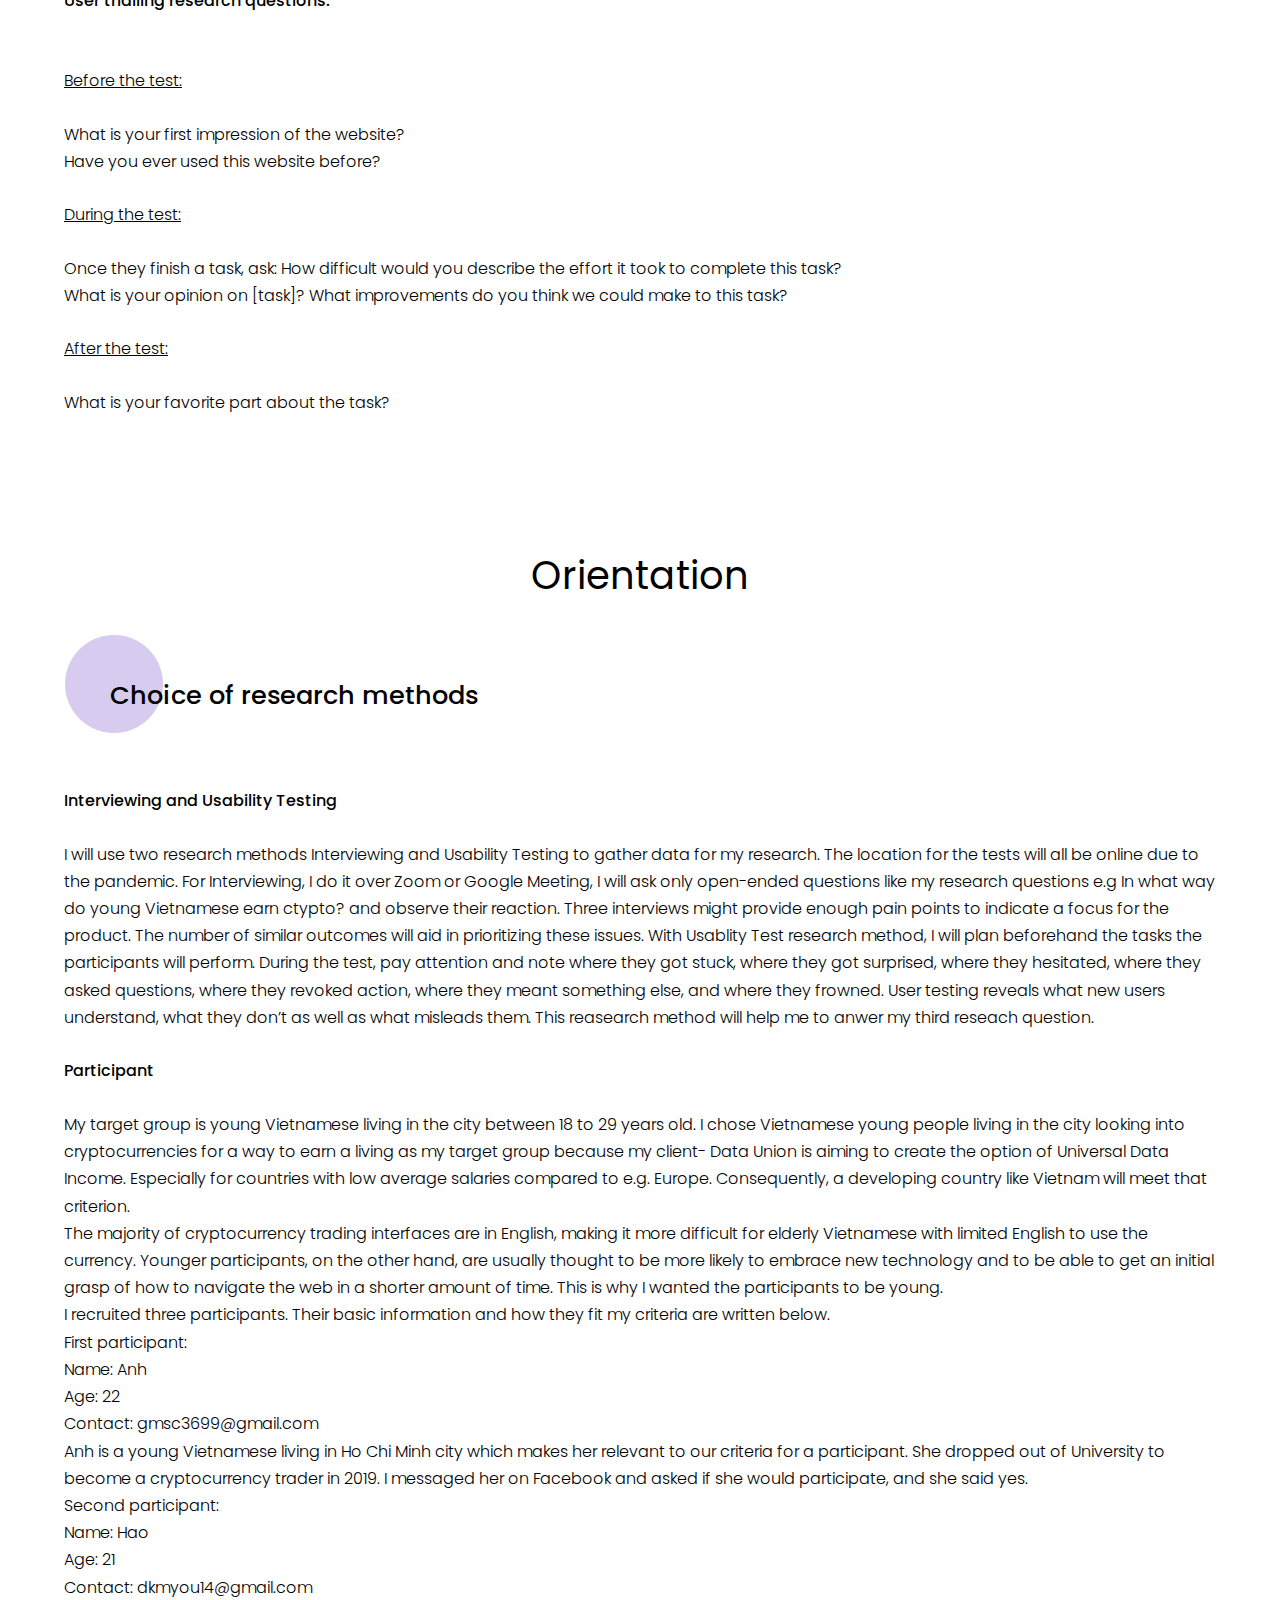
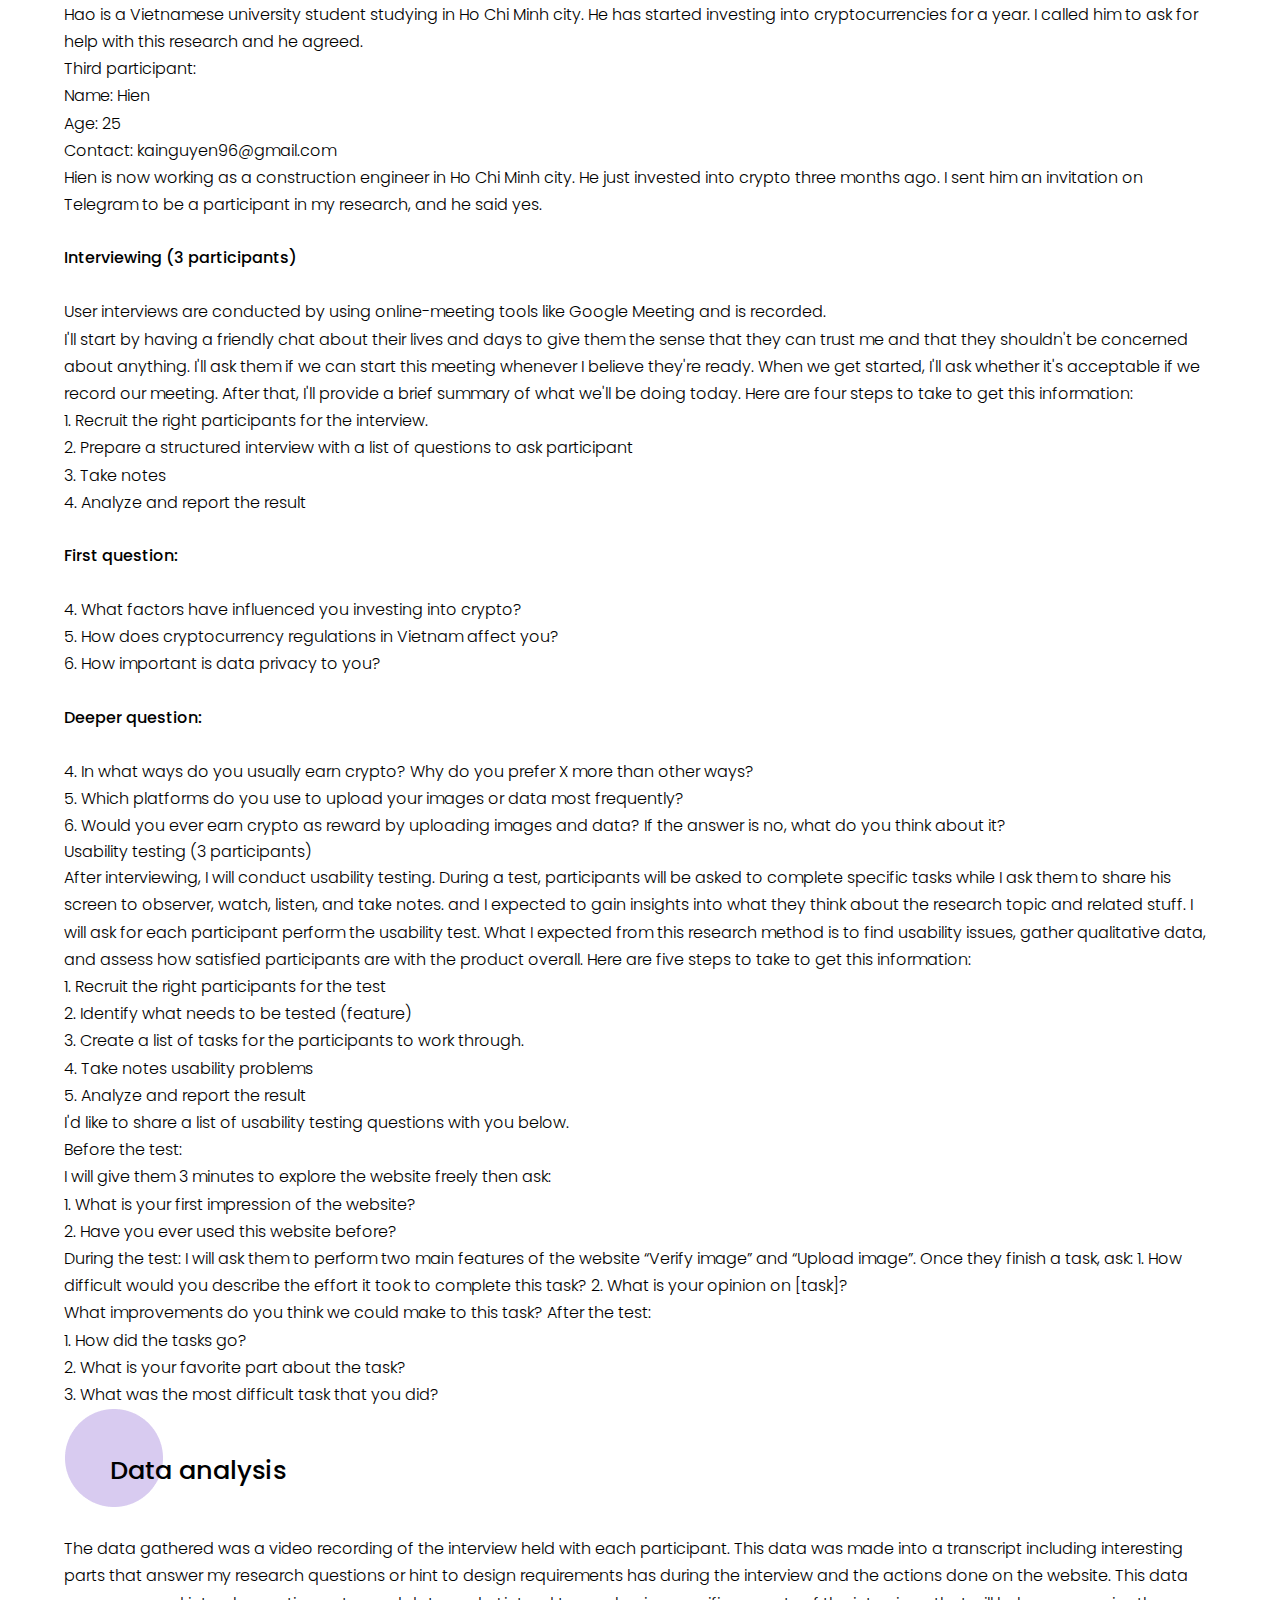
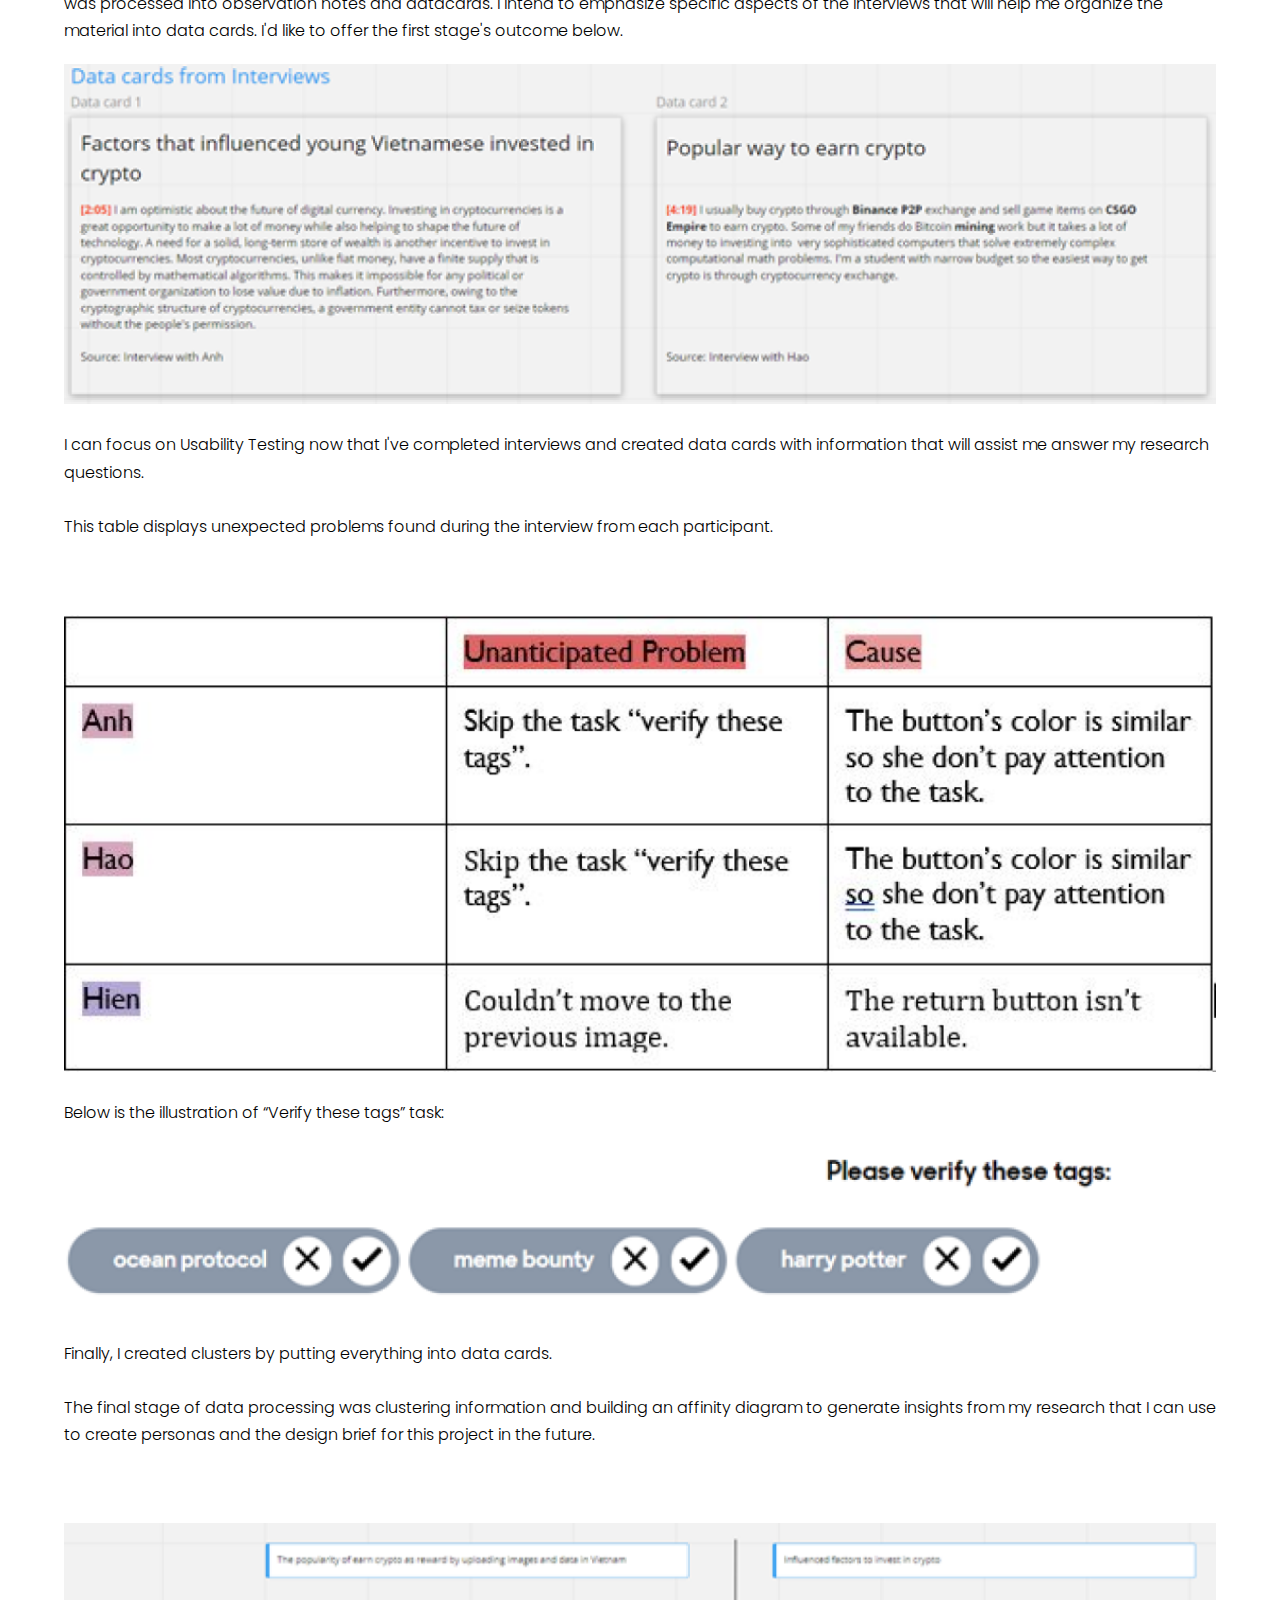
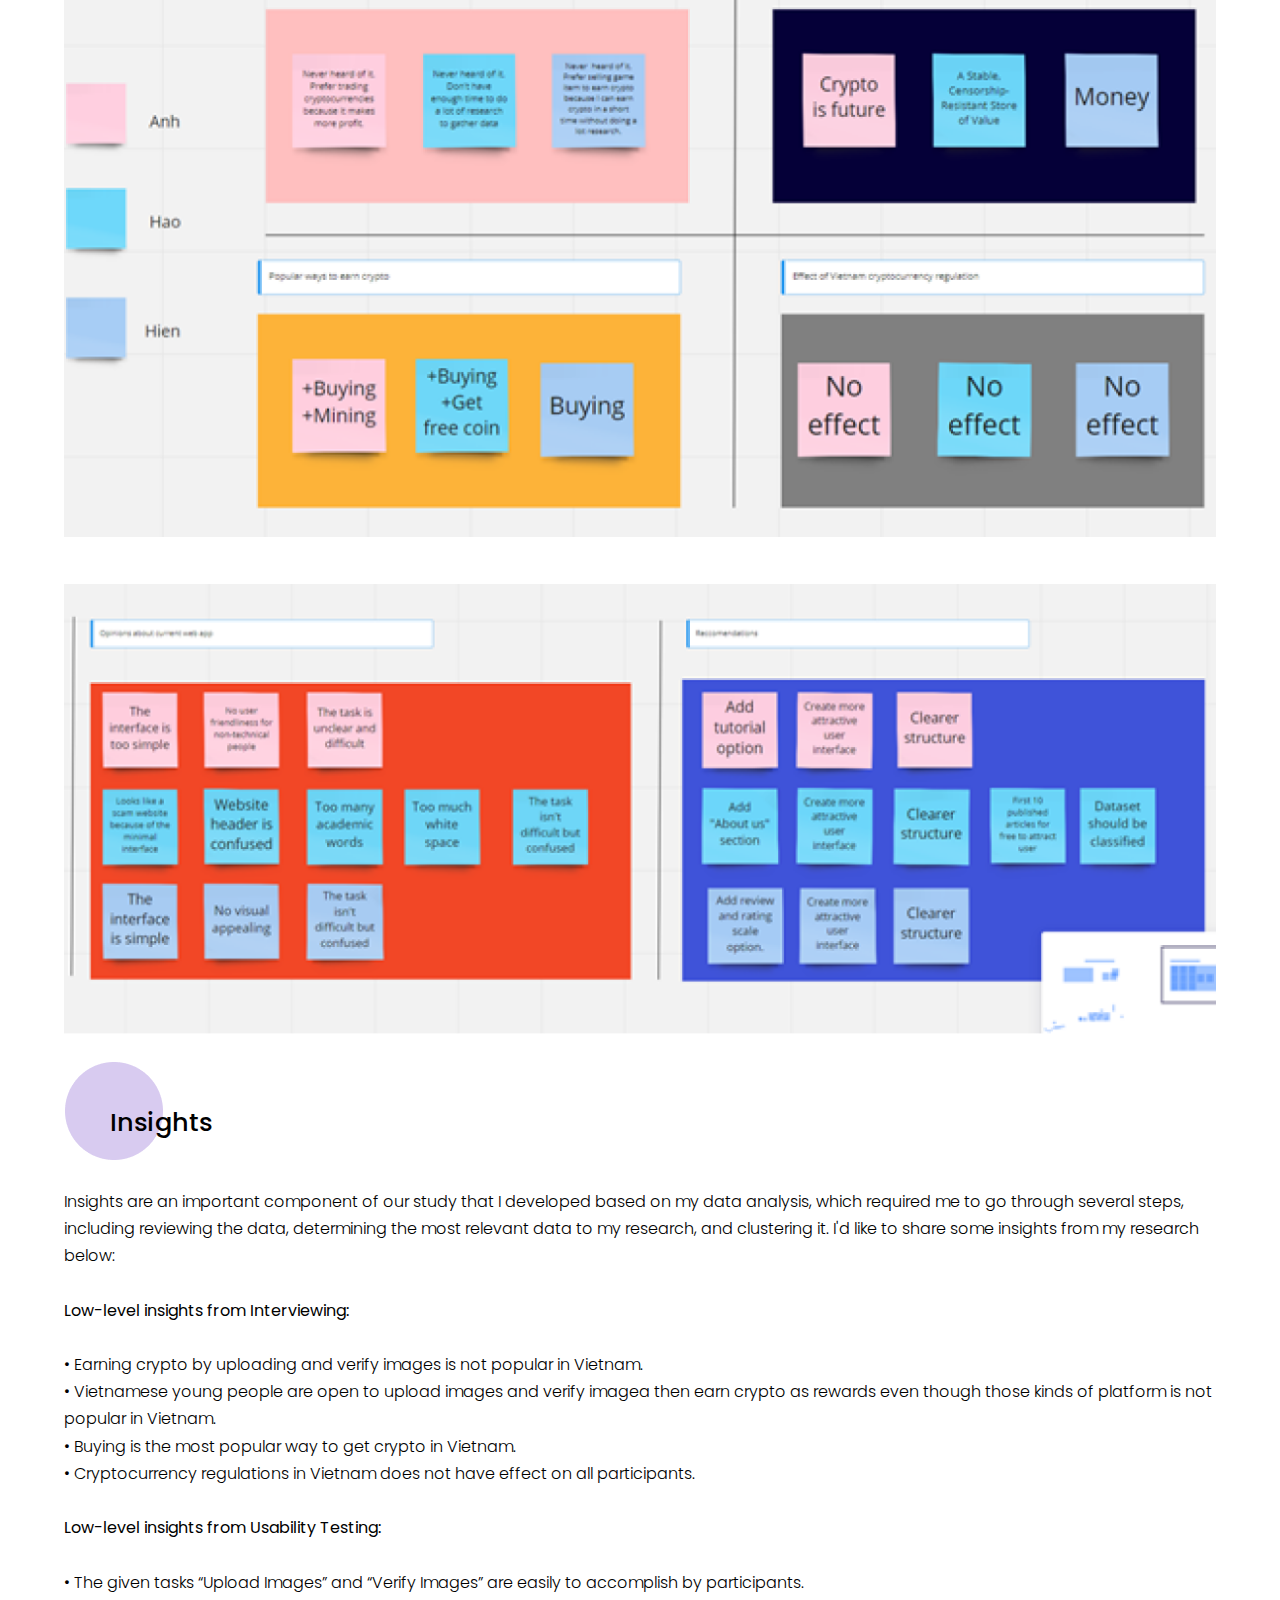
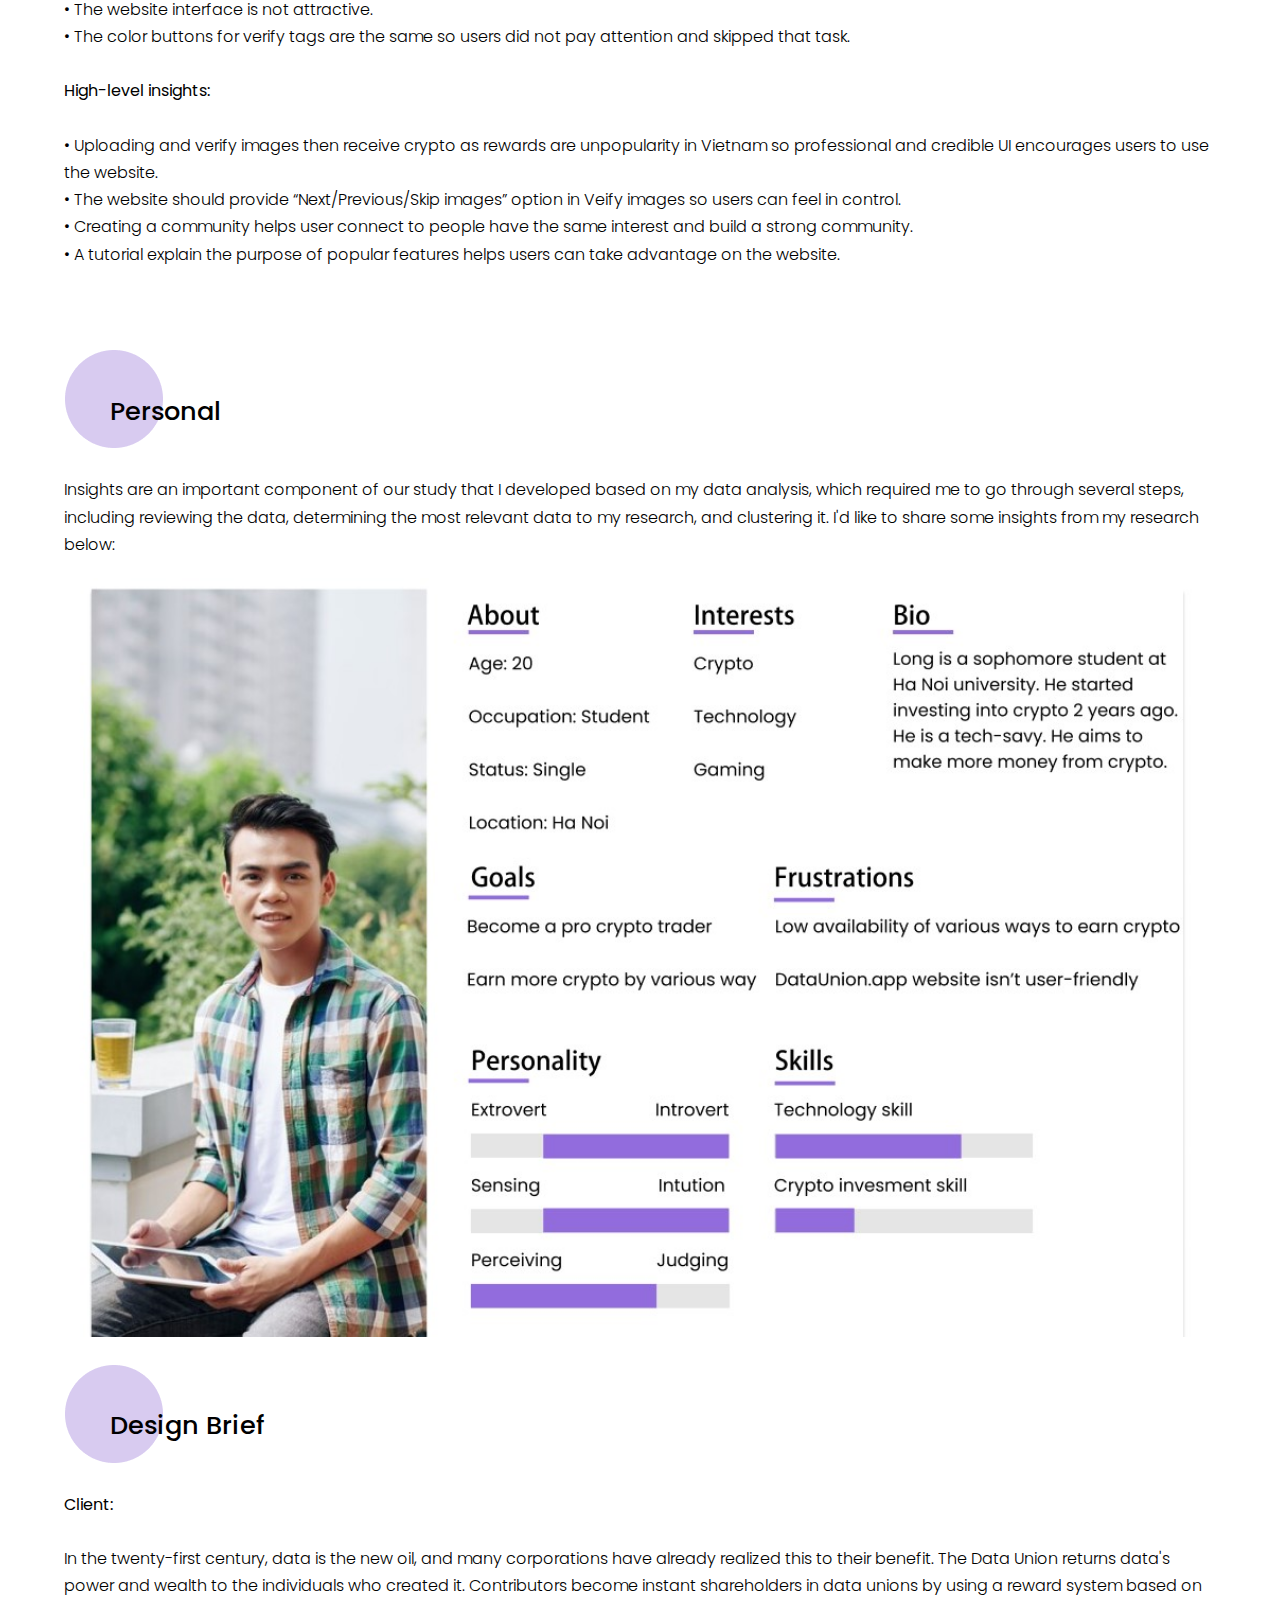
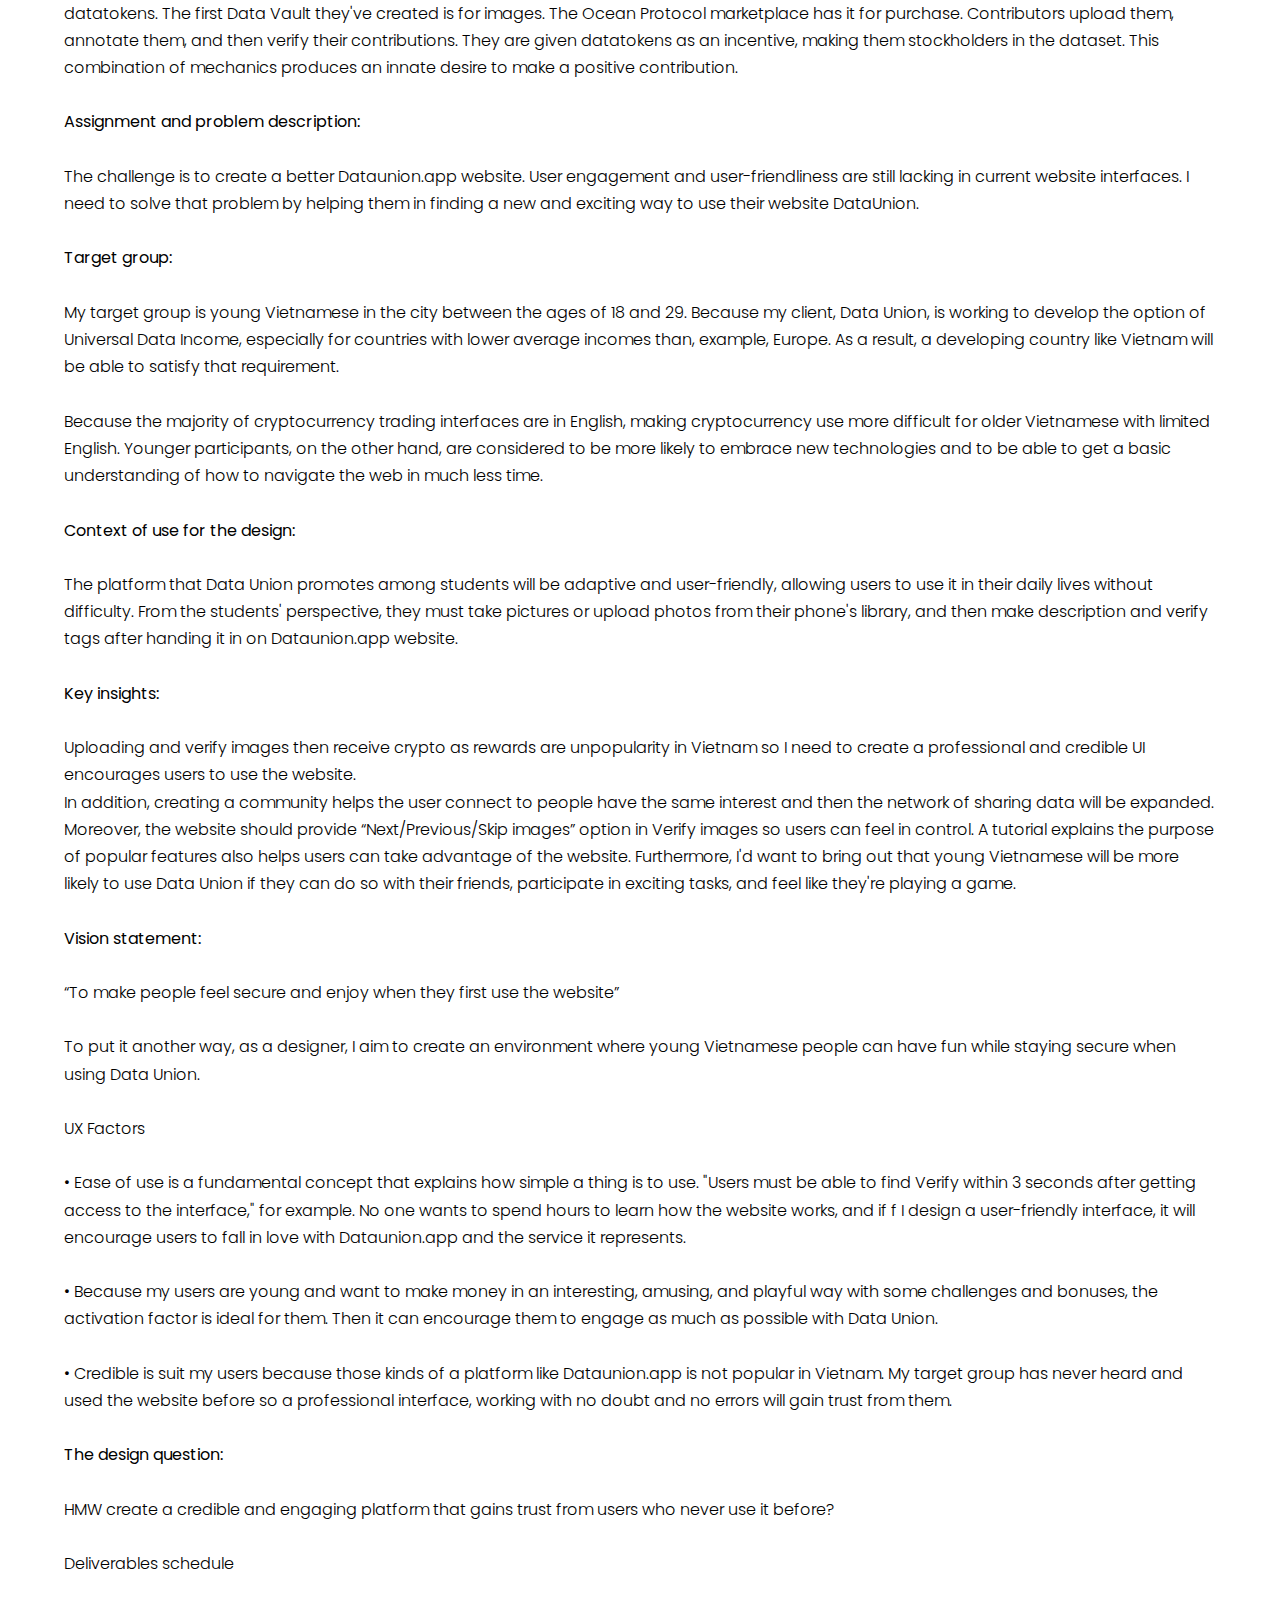
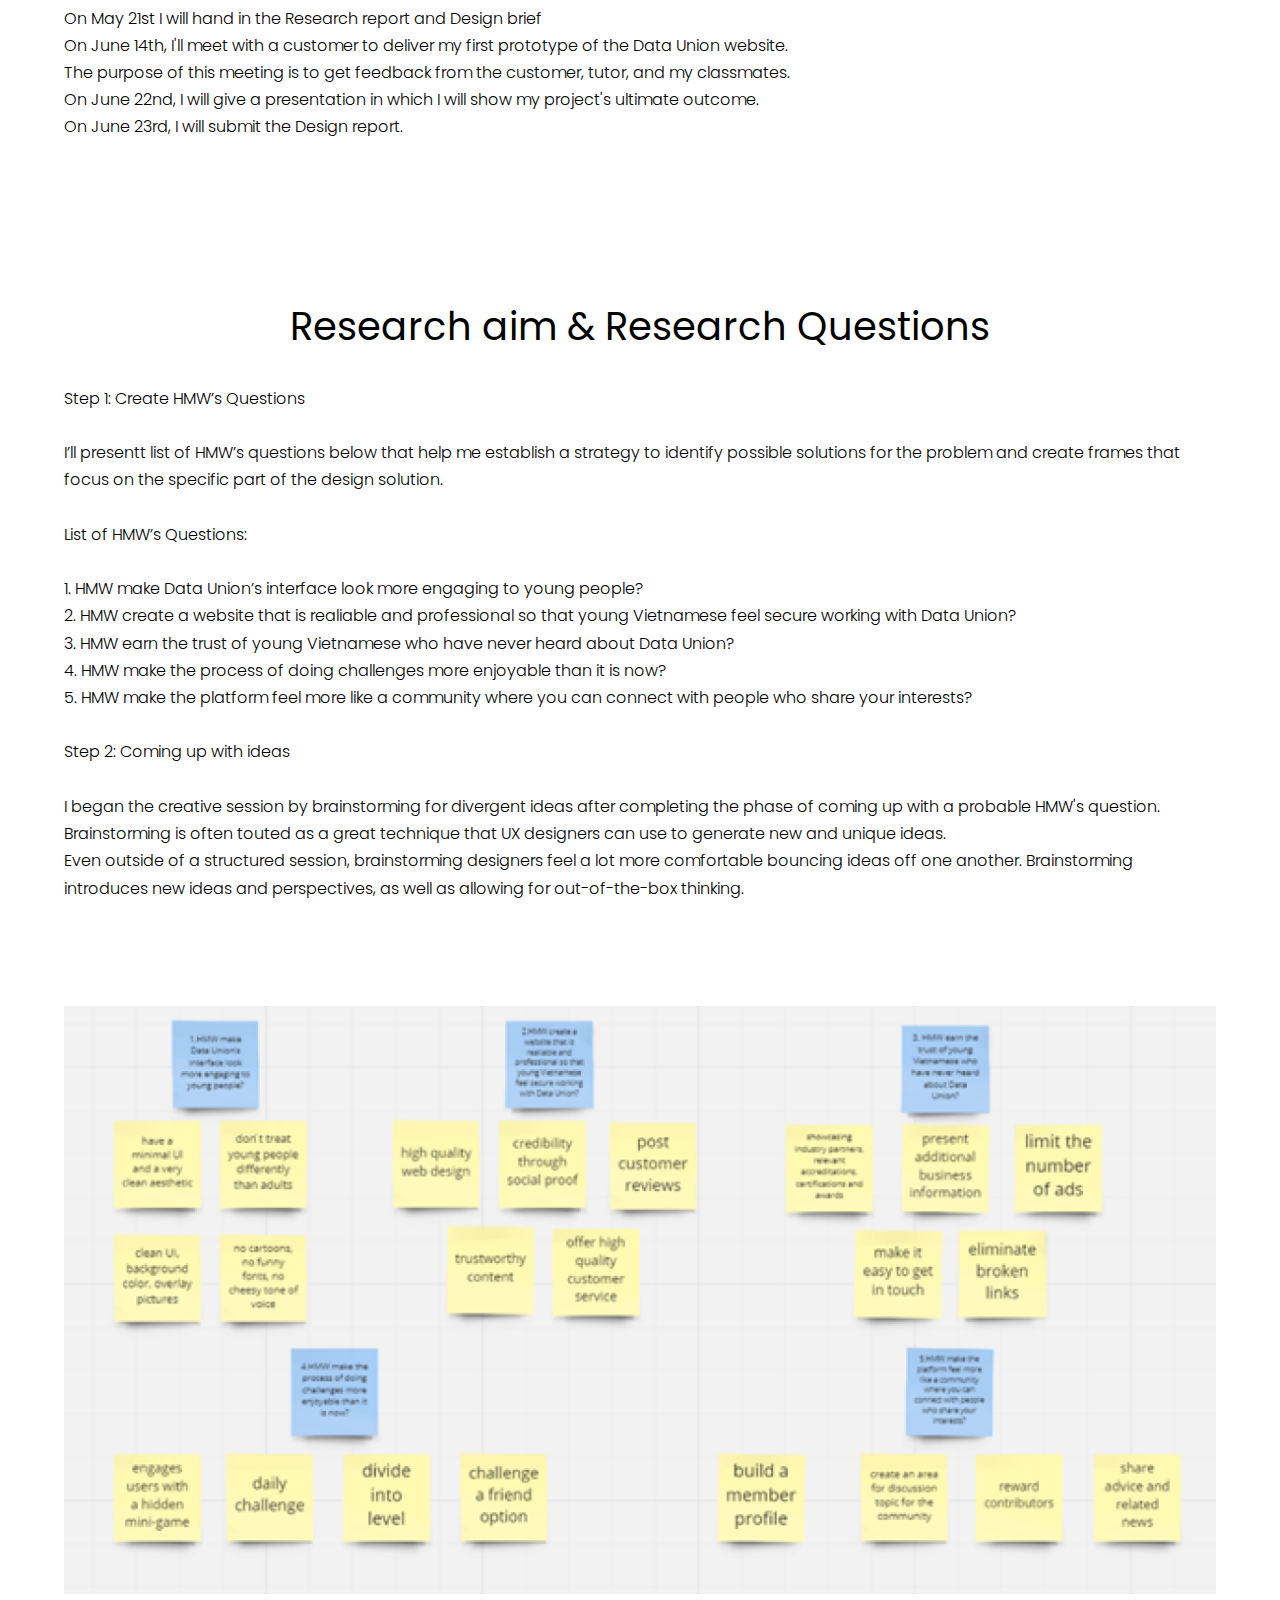
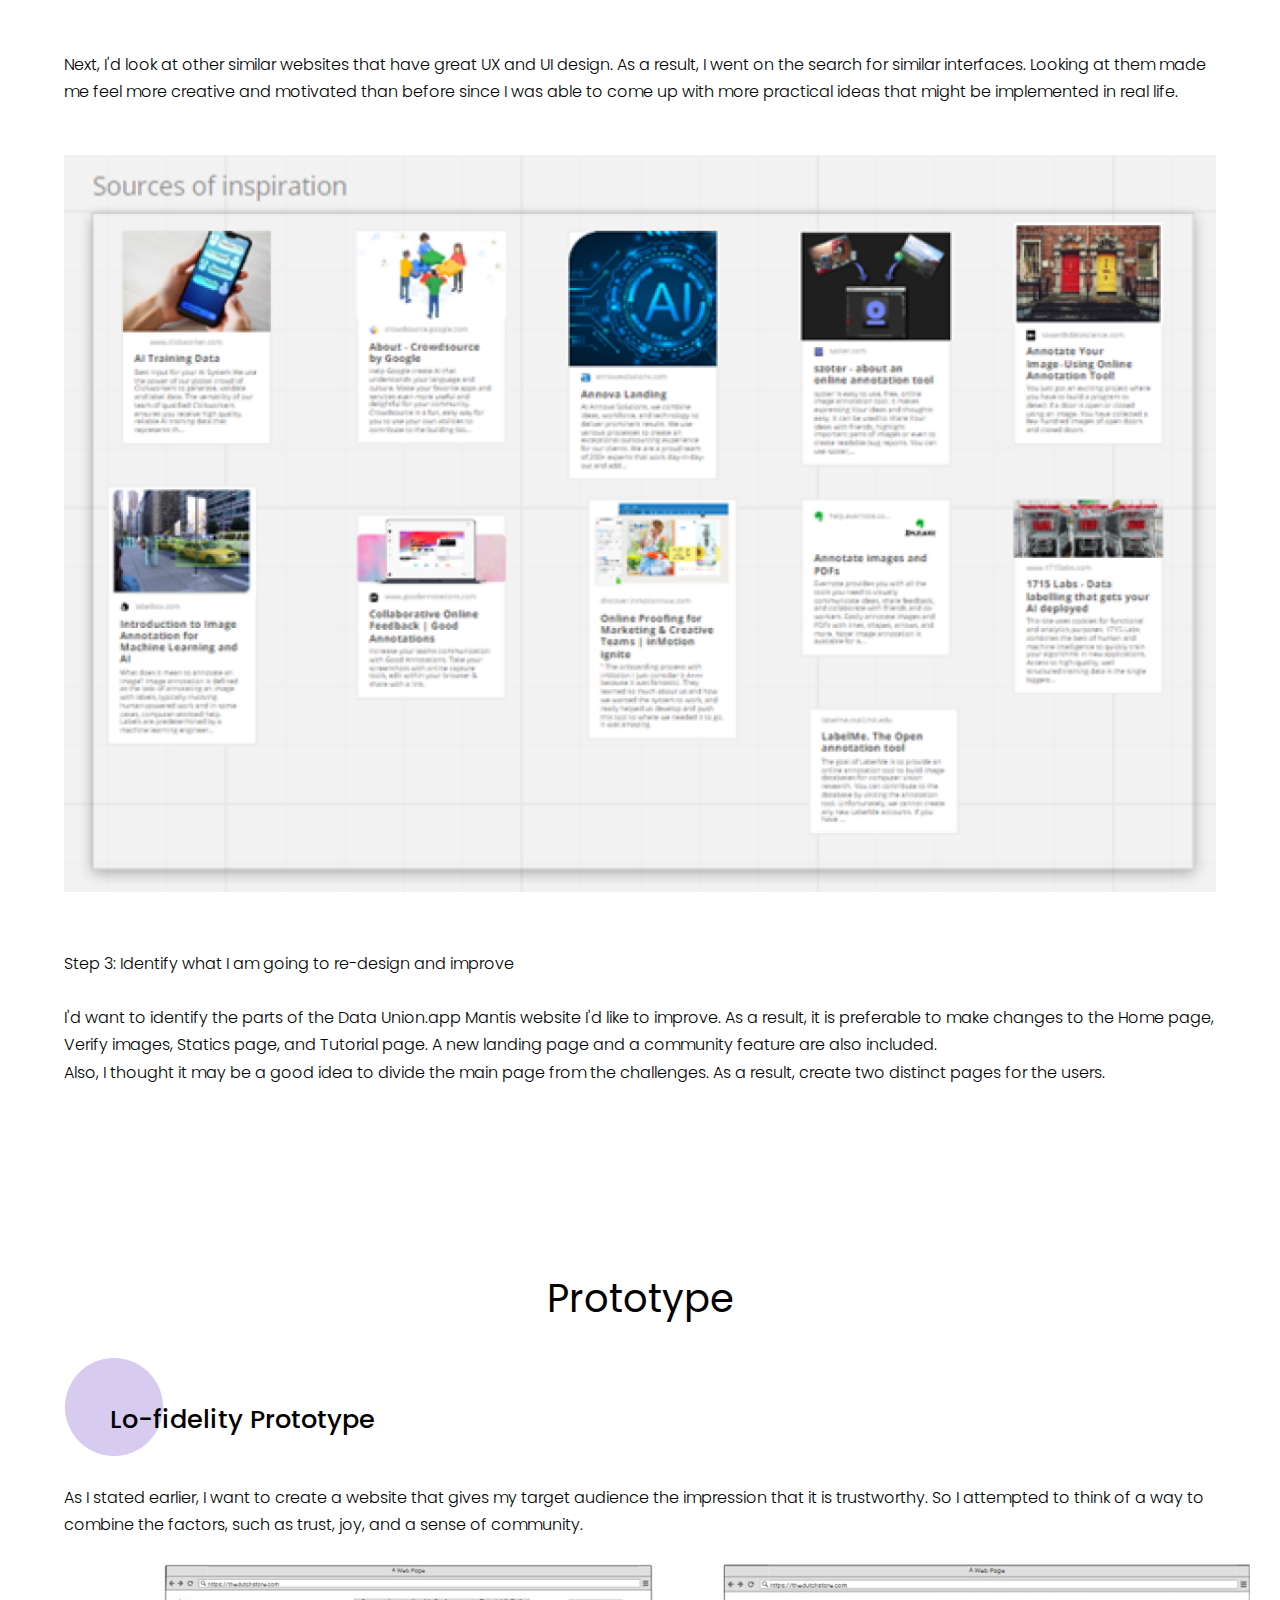
<file: re-design.html>
<!DOCTYPE html>
<html lang="en">

<head>
    <meta charset="UTF-8">
    <meta http-equiv="X-UA-Compatible" content="IE=edge">
    <meta name="viewport" content="width=device-width, initial-scale=1.0">
    <title>Re-design Uyen Bui</title>
    <link rel="stylesheet" href="stule.css">
</head>

<body>
    <div class="re-design-container">
        <div class="header-container">
            <div class="header-logo">
                <h3>
                    <a href="./">
                        UYEN BUI
                    </a>
                </h3>
            </div>
            <div class="header-menu">
                <ul>
                    <li>
                        <a href="#projects" style="color: #f57665">Projects</a>
                    </li>
                    <li>
                        <a href="./CV_UyenBui.pdf">Resume</a>
                    </li>
                    <li>
                        <a href="mailto:uyenbui.061299@gmail.com">Contact</a>
                    </li>
                </ul>
            </div>
        </div>
        <div class="content">
            <div class="first-block">
                <img src="./img/1 1.png" alt="">
            </div>
            <div class="second-block">
                <div class="second-block_title title-block">
                    <h3> Introduction</h3>
                </div>
                <div class="second-block_content">
                    <p>Data and information are the fuel of the internet age, but processes for harnessing the value of data remain underdeveloped. With DataUnion.app, they are giving the influence and profit of data back to the people who make it. Ocean
                        Protocol, which was founded in 2017 by Data Union, is a platform that aims to solve this problem by monetizing data as a financial asset. The Ocean Protocol model is predicated on the tokenization of data. On Ocean Protocol, datasets
                        and data services are tokenized into ERC-20 assets that exist on the Ethereum blockchain. Data providers can sell data access to interested parties while benefiting from the enhanced security and provenance benefits provided by
                        blockchain technology.</p>
                    <p> Data Union just did a launch of Dataunion.app Mantis. The current website interfaces are still lacking user engagement and user-friendliness for users. The client wants to onboard customers from all walks of life, so a fantastic UI/UX
                        experience is important.
                    </p>
                </div>

            </div>
            <div class="third-block">
                <div class="third-block_title title-block">
                    <h3>Orientation</h3>
                </div>
                <div class="third-block_content">
                    <div class="third-block_content__title">
                        <img src="./img/Ellipse 1.png" alt="">
                        <p>Desk reserch</p>
                    </div>
                    <div class="third-block_content__flex">
                        <div class="third-block_content__flex-left">
                            <p>Crypto situation in Vietnam </p>
                            <span>
                                Cryptocurrencies such as Bitcoin, Ethereum, Litecoin, and Ripple first appeared
                                in Vietnam in 2009, and they quickly established themselves as a viable
                                alternative to cold hard cash. It is estimated that over 5.9 million people,
                                6.1% of Vietnam’s total population, currently own cryptocurrency (TrippleA,
                                n.d.). Vietnam ranks second in terms of cryptocurrency use, driven by remittance
                                payments, according to a recent survey by a global provider of market and
                                consumer data Statista. Statista’s survey findings showed that 21 percent of
                                respondents in Vietnam said that they used or owned cryptocurrency (Nguyen,
                                2021). However, cryptocurrency is not accepted as a legal form of payment in
                                Vietnam. The State Bank of Vietnam has issued a warning that buying, selling,
                                and using cryptocurrency is risky and not protected by laws.
                            </span>
                        </div>
                        <div class="third-block_content__flex-left">
                            <p> Popular ways to earn crypto in Vietnam </p>
                            <span>
                                Cryptocurrency exchanges are one of the popular methods to earn Bitcoin in
                                Vietnam (Bitrawr, n.d.). In Vietnam, there are numerous exchanges that sell
                                Bitcoin, and you can simply choose one that meets your needs such as Binance,
                                Bitcoin Vietnam, etc. In additionally, after doing a lot of research I found
                                that there is no Vietnamese platform offers user reward as crypto by uploading
                                images or data like Data Union. There are also no articles mentioning the
                                popularity among young Vietnamese of earning cryptocurrency by annotate photos
                                or sharing data.
                            </span>
                        </div>
                    </div>
                </div>
            </div>
            <div class="fourth-block">
                <div class=" title-block">
                    <h3> Research aim & Research Questions</h3>
                </div>
                <div class="found-block_content">
                    <p>The purpose of this research is to understand what factors influenced Vietnamese young people living in the city looking into crypto to earn a living. Getting to know the popularity of earning crypto as reward by uploading images and
                        data platform like Dataunion.app’s Mantis in Vietnam and evaluate what problems the users encounter, and what they like and dislike, their feedback after using the website. It aids in making the website more user-friendly in the
                        future.
                        <br>

                        <span> Research questions:</span> <br>1. What makes Vietnamese young people living in ctiy looking at crypto currency as a source of income?
                        <br> 2. In what ways do young Vietnamese use to earn crypto?
                        <br> 3. What unanticipated problem are users facing when performing a specific task (e.g upload and verify images) Dataunion.app’s Mantis on? What are the causes of these problems?
                        <br> <span>Related research questions:</span>
                        <br>
                        <u> First question: </u>
                        <br> 1. What factors have influenced you investing into crypto?<br> 2. How does cryptocurrency regulations in Vietnam affect you?<br> 3. How important is data privacy to you?
                        <br>
                        <span> Deeper question: </span>
                        <br> 1. In what ways do you usually earn crypto? Why do you prefer X more than other ways?
                        <br> 2. Which platforms do you use to upload your images or data most frequently?<br> 3. Would you ever earn crypto as reward by uploading images and data? If the answer is no, what do you think about it?<br>

                        <span>User trialling research questions:</span>
                        <br>
                        <u>Before the test:</u>
                        <br> What is your first impression of the website?
                        <br> Have you ever used this website before?
                        <br>
                        <u> During the test:</u>
                        <br> Once they finish a task, ask: How difficult would you describe the effort it took to complete this task?
                        <br> What is your opinion on [task]? What improvements do you think we could make to this task?
                        <br>
                        <u> After the test:
                        </u><br> What is your favorite part about the task?
                    </p>
                </div>
            </div>
            <div class="fifth-block">
                <div class="third-block_title title-block">
                    <h3>Orientation</h3>
                </div>
                <div class="fifth-block_content">
                    <div class="third-block_content__title title-circle">
                        <img src="./img/Ellipse 1.png" alt="">
                        <p> Choice of research methods
                        </p>
                    </div>
                    <div class="third-block_content__text">
                        <p><span>Interviewing and Usability Testing
                            </span></p>
                        <p>I will use two research methods Interviewing and Usability Testing to gather data for my research. The location for the tests will all be online due to the pandemic. For Interviewing, I do it over Zoom or Google Meeting, I will
                            ask only open-ended questions like my research questions e.g In what way do young Vietnamese earn ctypto? and observe their reaction. Three interviews might provide enough pain points to indicate a focus for the product. The
                            number of similar outcomes will aid in prioritizing these issues. With Usablity Test research method, I will plan beforehand the tasks the participants will perform. During the test, pay attention and note where they got stuck,
                            where they got surprised, where they hesitated, where they asked questions, where they revoked action, where they meant something else, and where they frowned. User testing reveals what new users understand, what they don’t
                            as well as what misleads them. This reasearch method will help me to anwer my third reseach question.
                        </p>
                        <p><span>Participant
                            </span></p>
                        <p>
                            My target group is young Vietnamese living in the city between 18 to 29 years old. I chose Vietnamese young people living in the city looking into cryptocurrencies for a way to earn a living as my target group because my client- Data Union is aiming to
                            create the option of Universal Data Income. Especially for countries with low average salaries compared to e.g. Europe. Consequently, a developing country like Vietnam will meet that criterion.
                        </p>
                        <p>
                            The majority of cryptocurrency trading interfaces are in English, making it more difficult for elderly Vietnamese with limited English to use the currency. Younger participants, on the other hand, are usually thought to be more likely to embrace new technology
                            and to be able to get an initial grasp of how to navigate the web in a shorter amount of time. This is why I wanted the participants to be young.
                        </p>
                        <p>I recruited three participants. Their basic information and how they fit my criteria are written below.
                        </p>



                        <p> First participant:
                        </p>
                        <p> Name: Anh</p>
                        <p> Age: 22
                        </p>
                        <p>Contact: gmsc3699@gmail.com</p>
                        <p> Anh is a young Vietnamese living in Ho Chi Minh city which makes her relevant to our criteria for a participant. She dropped out of University to become a cryptocurrency trader in 2019. I messaged her on Facebook and asked if she
                            would participate, and she said yes.</p>

                        <p> Second participant:
                        </p>
                        <p> Name: Hao</p>
                        <p> Age: 21</p>
                        <p>Contact: dkmyou14@gmail.com</p>
                        <p> Hao is a Vietnamese university student studying in Ho Chi Minh city. He has started investing into cryptocurrencies for a year. I called him to ask for help with this research and he agreed.
                        </p>
                        <p>
                            Third participant:</p>
                        <p> Name: Hien</p>
                        <p> Age: 25
                        </p>
                        <p> Contact: kainguyen96@gmail.com</p>
                        <p>Hien is now working as a construction engineer in Ho Chi Minh city. He just invested into crypto three months ago. I sent him an invitation on Telegram to be a participant in my research, and he said yes.</p>






                        <p><span> Interviewing (3 participants)
                            </span></p>
                        <p> User interviews are conducted by using online-meeting tools like Google Meeting and is recorded.
                        </p>
                        <p> I'll start by having a friendly chat about their lives and days to give them the sense that they can trust me and that they shouldn't be concerned about anything. I'll ask them if we can start this meeting whenever I believe they're
                            ready. When we get started, I'll ask whether it's acceptable if we record our meeting. After that, I'll provide a brief summary of what we'll be doing today. Here are four steps to take to get this information:
                        </p>

                        <p> 1. Recruit the right participants for the interview.</p>
                        <p> 2. Prepare a structured interview with a list of questions to ask participant</p>
                        <p>3. Take notes</p>
                        <p> 4. Analyze and report the result</p>

                        <p><span> First question:
                            </span></p>
                        <p>4. What factors have influenced you investing into crypto?</p>
                        <p> 5. How does cryptocurrency regulations in Vietnam affect you?</p>
                        <p>6. How important is data privacy to you?</p>

                        <p><span> Deeper question:
                            </span></p>
                        <p> 4. In what ways do you usually earn crypto? Why do you prefer X more than other ways?</p>
                        <p> 5. Which platforms do you use to upload your images or data most frequently?</p>
                        <p> 6. Would you ever earn crypto as reward by uploading images and data? If the answer is no, what do you think about it?</p>
                        Usability testing (3 participants)

                        <p>After interviewing, I will conduct usability testing. During a test, participants will be asked to complete specific tasks while I ask them to share his screen to observer, watch, listen, and take notes. and I expected to gain
                            insights into what they think about the research topic and related stuff. I will ask for each participant perform the usability test. What I expected from this research method is to find usability issues, gather qualitative
                            data, and assess how satisfied participants are with the product overall. Here are five steps to take to get this information:
                        </p>
                        <p>1. Recruit the right participants for the test
                        </p>
                        <p>2. Identify what needs to be tested (feature)</p>
                        <p>3. Create a list of tasks for the participants to work through.
                        </p>
                        <p>4. Take notes usability problems</p>
                        <p>5. Analyze and report the result</p>

                        <p>I'd like to share a list of usability testing questions with you below.
                        </p>
                        <p>Before the test:
                        </p>
                        <p>I will give them 3 minutes to explore the website freely then ask:
                        </p>
                        <p>1. What is your first impression of the website?
                        </p>
                        <p>2. Have you ever used this website before?</p>

                        <p> During the test: I will ask them to perform two main features of the website “Verify image” and “Upload image”. Once they finish a task, ask: 1. How difficult would you describe the effort it took to complete this task? 2. What
                            is your opinion on [task]?
                        </p>
                        <p> What improvements do you think we could make to this task? After the test: </p>
                        <p>1. How did the tasks go? </p>
                        <p>2. What is your favorite part about the task? </p>
                        <p>3. What was the most difficult task that you did?</p>



                    </div>
                    <div class="third-block_content__title title-circle">
                        <img src="./img/Ellipse 1.png" alt="">
                        <p> Data analysis
                        </p>
                    </div>
                    <div class="third-block_content__text">
                        <p>The data gathered was a video recording of the interview held with each participant. This data was made into a transcript including interesting parts that answer my research questions or hint to design requirements has during the
                            interview and the actions done on the website. This data was processed into observation notes and datacards. I intend to emphasize specific aspects of the interviews that will help me organize the material into data cards.
                            I'd like to offer the first stage's outcome below.</p>
                        <img src="./img/Picture1 1.png  " alt="">
                        <p>I can focus on Usability Testing now that I&#39;ve completed interviews and created data cards with information that will assist me answer my research questions.<br />
                            <br /> This table displays unexpected problems found during the interview from each participant.
                            <br />
                            <br /> &nbsp;
                        </p>
                        <img src="./img/pic2 1.png" alt="">
                        <p>Below is the illustration of “Verify these tags” task:</p>
                        <img src="./img/Picture2 1.png" alt="">
                        <p>
                            <p>Finally, I created clusters by putting everything into data cards.<br />
                                <br /> The final stage of data processing was clustering information and building an affinity diagram to generate insights from my research that I can use to create personas and the design brief for this project in the
                                future.
                                <br />
                                <br /> &nbsp;
                            </p>
                        </p>
                        <img src="./img/Picture3 1.png" alt="">
                        <img src="./img/Picture4 1.png" alt="">
                    </div>
                    <div class="third-block_content__title title-circle">
                        <img src="./img/Ellipse 1.png" alt="">
                        <p> Insights
                        </p>
                    </div>
                    <div class="third-block_content__text">
                        <p>Insights are an important component of our study that I developed based on my data analysis, which required me to go through several steps, including reviewing the data, determining the most relevant data to my research, and clustering
                            it. I&#39;d like to share some insights from my research below:<br />
                            <br /> <b>Low-level insights from Interviewing:</b><br />
                            <br /> &bull; Earning crypto by uploading and verify images is not popular in Vietnam.<br /> &bull; Vietnamese young people are open to upload images and verify imagea then earn crypto as rewards even though those kinds of
                            platform is not popular in Vietnam.<br /> &bull; Buying is the most popular way to get crypto in Vietnam.<br /> &bull; Cryptocurrency regulations in Vietnam does not have effect on all participants.<br />
                            <br /><b> Low-level insights from Usability Testing:</b><br />
                            <br /> &bull; The given tasks &ldquo;Upload Images&rdquo; and &ldquo;Verify Images&rdquo; are easily to accomplish by participants.<br /> &bull; The website interface is not attractive.
                            <br /> &bull; The color buttons for verify tags are the same so users did not pay attention and skipped that task.<br />
                            <br /><b> High-level insights:</b><br />
                            <br /> &bull; Uploading and verify images then receive crypto as rewards are unpopularity in Vietnam so professional and credible UI encourages users to use the website.<br /> &bull; The website should provide &ldquo;Next/Previous/Skip
                            images&rdquo; option in Veify images so users can feel in control.<br /> &bull; Creating a community helps user connect to people have the same interest and build a strong community.
                            <br /> &bull; A tutorial explain the purpose of popular features helps users can take advantage on the website.<br />
                            <br />
                            <br /> &nbsp;
                        </p>

                    </div>
                    <div class="third-block_content__title title-circle">
                        <img src="./img/Ellipse 1.png" alt="">
                        <p> Personal </p>
                    </div>
                    <div class="third-block_content__text">
                        <p>Insights are an important component of our study that I developed based on my data analysis, which required me to go through several steps, including reviewing the data, determining the most relevant data to my research, and clustering
                            it. I'd like to share some insights from my research below:
                        </p>
                        <img src="./img/Screenshot 2022-02-23 231214.jpg" alt="">
                    </div>
                    <div class="third-block_content__title title-circle">
                        <img src="./img/Ellipse 1.png" alt="">
                        <p> Design Brief </p>
                    </div>
                    <div class="third-block_content__text">
                        <p><b>Client:</b><br />
                            <br /> In the twenty-first century, data is the new oil, and many corporations have already realized this to their benefit. The Data Union returns data&#39;s power and wealth to the individuals who created it. Contributors
                            become instant shareholders in data unions by using a reward system based on datatokens. The first Data Vault they&#39;ve created is for images. The Ocean Protocol marketplace has it for purchase. Contributors upload them,
                            annotate them, and then verify their contributions. They are given datatokens as an incentive, making them stockholders in the dataset. This combination of mechanics produces an innate desire to make a positive contribution.<br
                            />
                            <br /> <b>Assignment and problem description:</b><br />
                            <br /> The challenge is to create a better Dataunion.app website. User engagement and user-friendliness are still lacking in current website interfaces. I need to solve that problem by helping them in finding a new and exciting
                            way to use their website DataUnion.
                            <br />
                            <br /><b> Target group: </b><br />
                            <br /> My target group is young Vietnamese in the city between the ages of 18 and 29. Because my client, Data Union, is working to develop the option of Universal Data Income, especially for countries with lower average incomes
                            than, example, Europe. As a result, a developing country like Vietnam will be able to satisfy that requirement.<br />
                            <br /> Because the majority of cryptocurrency trading interfaces are in English, making cryptocurrency use more difficult for older Vietnamese with limited English. Younger participants, on the other hand, are considered to
                            be more likely to embrace new technologies and to be able to get a basic understanding of how to navigate the web in much less time.<br />
                            <br /><b> Context of use for the design:</b><br />
                            <br /> The platform that Data Union promotes among students will be adaptive and user-friendly, allowing users to use it in their daily lives without difficulty. From the students&#39; perspective, they must take pictures or
                            upload photos from their phone&#39;s library, and then make description and verify tags after handing it in on Dataunion.app website.<br />
                            <br /> <b>Key insights:</b><br />
                            <br /> Uploading and verify images then receive crypto as rewards are unpopularity in Vietnam so I need to create a professional and credible UI encourages users to use the website.
                            <br /> In addition, creating a community helps the user connect to people have the same interest and then the network of sharing data will be expanded. Moreover, the website should provide &ldquo;Next/Previous/Skip images&rdquo;
                            option in Verify images so users can feel in control. A tutorial explains the purpose of popular features also helps users can take advantage of the website. Furthermore, I&#39;d want to bring out that young Vietnamese will
                            be more likely to use Data Union if they can do so with their friends, participate in exciting tasks, and feel like they&#39;re playing a game.<br />
                            <br /> <b>Vision statement:</b><br />
                            <br /> &ldquo;To make people feel secure and enjoy when they first use the website&rdquo;
                            <br />
                            <br /> To put it another way, as a designer, I aim to create an environment where young Vietnamese people can have fun while staying secure when using Data Union.<br />
                            <br /> UX Factors<br />
                            <br /> &bull; Ease of use is a fundamental concept that explains how simple a thing is to use. &quot;Users must be able to find Verify within 3 seconds after getting access to the interface,&quot; for example. No one wants
                            to spend hours to learn how the website works, and if f I design a user-friendly interface, it will encourage users to fall in love with Dataunion.app and the service it represents.
                            <br />
                            <br /> &bull; Because my users are young and want to make money in an interesting, amusing, and playful way with some challenges and bonuses, the activation factor is ideal for them. Then it can encourage them to engage as
                            much as possible with Data Union.<br />
                            <br /> &bull; Credible is suit my users because those kinds of a platform like Dataunion.app is not popular in Vietnam. My target group has never heard and used the website before so a professional interface, working with no
                            doubt and no errors will gain trust from them.<br />
                            <br /> <b>The design question:</b><br />
                            <br /> HMW create a credible and engaging platform that gains trust from users who never use it before?
                            <br />
                            <br /> Deliverables schedule<br />
                            <br /> On May 21st I will hand in the Research report and Design brief<br /> On June 14th, I&#39;ll meet with a customer to deliver my first prototype of the Data Union website.
                            <br /> The purpose of this meeting is to get feedback from the customer, tutor, and my classmates.
                            <br /> On June 22nd, I will give a presentation in which I will show my project&#39;s ultimate outcome.
                            <br /> On June 23rd, I will submit the Design report.<br /> &nbsp;
                        </p>

                    </div>
                </div>
            </div>
            <div class="sixth-block">
                <div class=" title-block">
                    <h3> Research aim & Research Questions</h3>
                </div>
                <div class="sixth-block_content">
                    <p>Step 1: Create HMW&rsquo;s Questions<br />
                        <br /> I&rsquo;ll presentt list of HMW&rsquo;s questions below that help me establish a strategy to identify possible solutions for the problem and create frames that focus on the specific part of the design solution.<br />
                        <br /> List of HMW&rsquo;s Questions:<br />
                        <br /> 1. HMW make Data Union&rsquo;s interface look more engaging to young people?<br /> 2. HMW create a website that is realiable and professional so that young Vietnamese feel secure working with Data Union?<br /> 3. HMW earn
                        the trust of young Vietnamese who have never heard about Data Union?<br /> 4. HMW make the process of doing challenges more enjoyable than it is now?<br /> 5. HMW make the platform feel more like a community where you can connect
                        with people who share your interests?<br />
                        <br /> Step 2: Coming up with ideas<br />
                        <br /> I began the creative session by brainstorming for divergent ideas after completing the phase of coming up with a probable HMW&#39;s question.<br /> Brainstorming is often touted as a great technique that UX designers can
                        use to generate new and unique ideas.<br /> Even outside of a structured session, brainstorming designers feel a lot more comfortable bouncing ideas off one another. Brainstorming introduces new ideas and perspectives, as well
                        as allowing for out-of-the-box thinking.<br />
                        <br /> &nbsp;
                    </p>
                    <img src="./img/Picture1 2.png" alt="">
                    <p>Next, I'd look at other similar websites that have great UX and UI design. As a result, I went on the search for similar interfaces. Looking at them made me feel more creative and motivated than before since I was able to come up with
                        more practical ideas that might be implemented in real life.
                    </p>
                    <img src="./img/image 4.png" alt="">
                    <p>Step 3: Identify what I am going to re-design and improve<br />
                        <br /> I&#39;d want to identify the parts of the Data Union.app Mantis website I&#39;d like to improve. As a result, it is preferable to make changes to the Home page, Verify images, Statics page, and Tutorial page. A new landing
                        page and a community feature are also included.<br /> Also, I thought it may be a good idea to divide the main page from the challenges. As a result, create two distinct pages for the users.
                        <br />
                        <br /> &nbsp;
                    </p>

                </div>
            </div>
            <div class="seventh-block">
                <div class=" title-block">
                    <h3>Prototype</h3>
                </div>
                <div class="seventh-block_content  ">
                    <div class="third-block_content__title title-circle">
                        <img src="./img/Ellipse 1.png" alt="">
                        <p>Lo-fidelity Prototype</p>
                    </div>
                    <div class="seventh-block_content__text">
                        <p>As I stated earlier, I want to create a website that gives my target audience the impression that it is trustworthy. So I attempted to think of a way to combine the factors, such as trust, joy, and a sense of community.</p>
                        <img src="./img/a.jpg" alt="">
                        <img src="./img/b.jpg" alt="">
                        <img src="./img/c.jpg" alt="">
                        <img src="./img/d.jpg" alt="">
                        <div class="third-block_content__title title-circle">
                            <img src="./img/Ellipse 1.png" alt="">
                            <p> Choice of research methods
                            </p>
                        </div>
                        <p>Through these final prototypes, I&#39;d like to achieve three main goals:<br />
                            <br /> &bull; Gain trust from young Vietnamese people who never used Data Union before by making a realible
                            <br /> and professional website.<br />
                            <br /> &bull; Provide a memorable experience with a strong sense of community.<br />
                            <br /> &bull; Address all UX/UI unanticipated problems that occured in Usability testing.
                            <br />
                            <br />
                            <br /> &nbsp;
                        </p>
                        <img src="./img/e.jpg" alt="">
                        <img src="./img/f.jpg" alt="">

                    </div>
                </div>
            </div>
            <b style="padding: 50px 5%;">Check here to see the full high-fidelity prototype</b>
        </div>
    </div>
    <div class="footer-container" style="text-align:right">
        <hr>
        <div class="footer-icon_group">
            <a href="mailto:uyenbui.061299@gmail.com"><img src="./img/Gmail logo.png" alt=""></a>
            <a href="http://www.linkedin.com/in/builekhanhuyen"> <img src="./img/LinkedIn logo.png" alt=""></a>
            <a href="https://www.behance.net/builekhanhuyen"> <img src="./img/Behance Squared logo.png" alt=""></a>
        </div>
    </div>
</body>

</html>
</file>
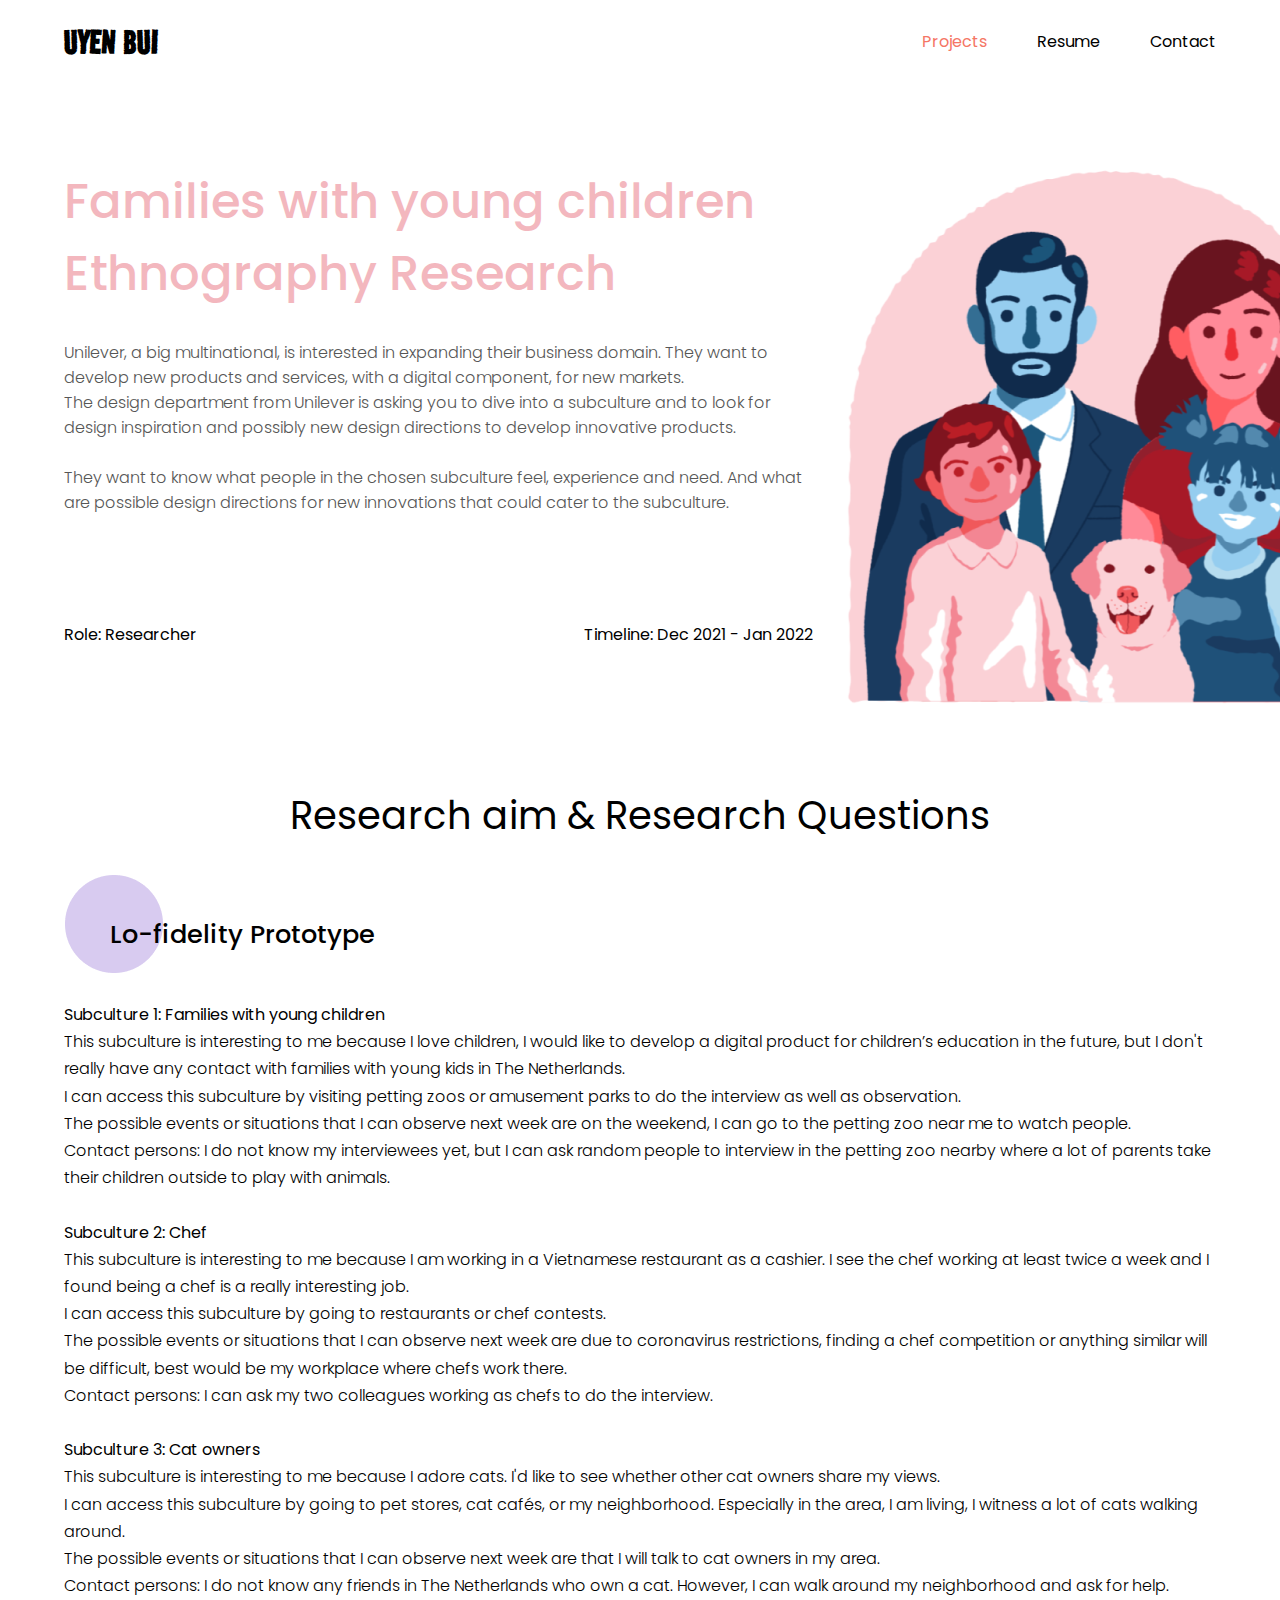
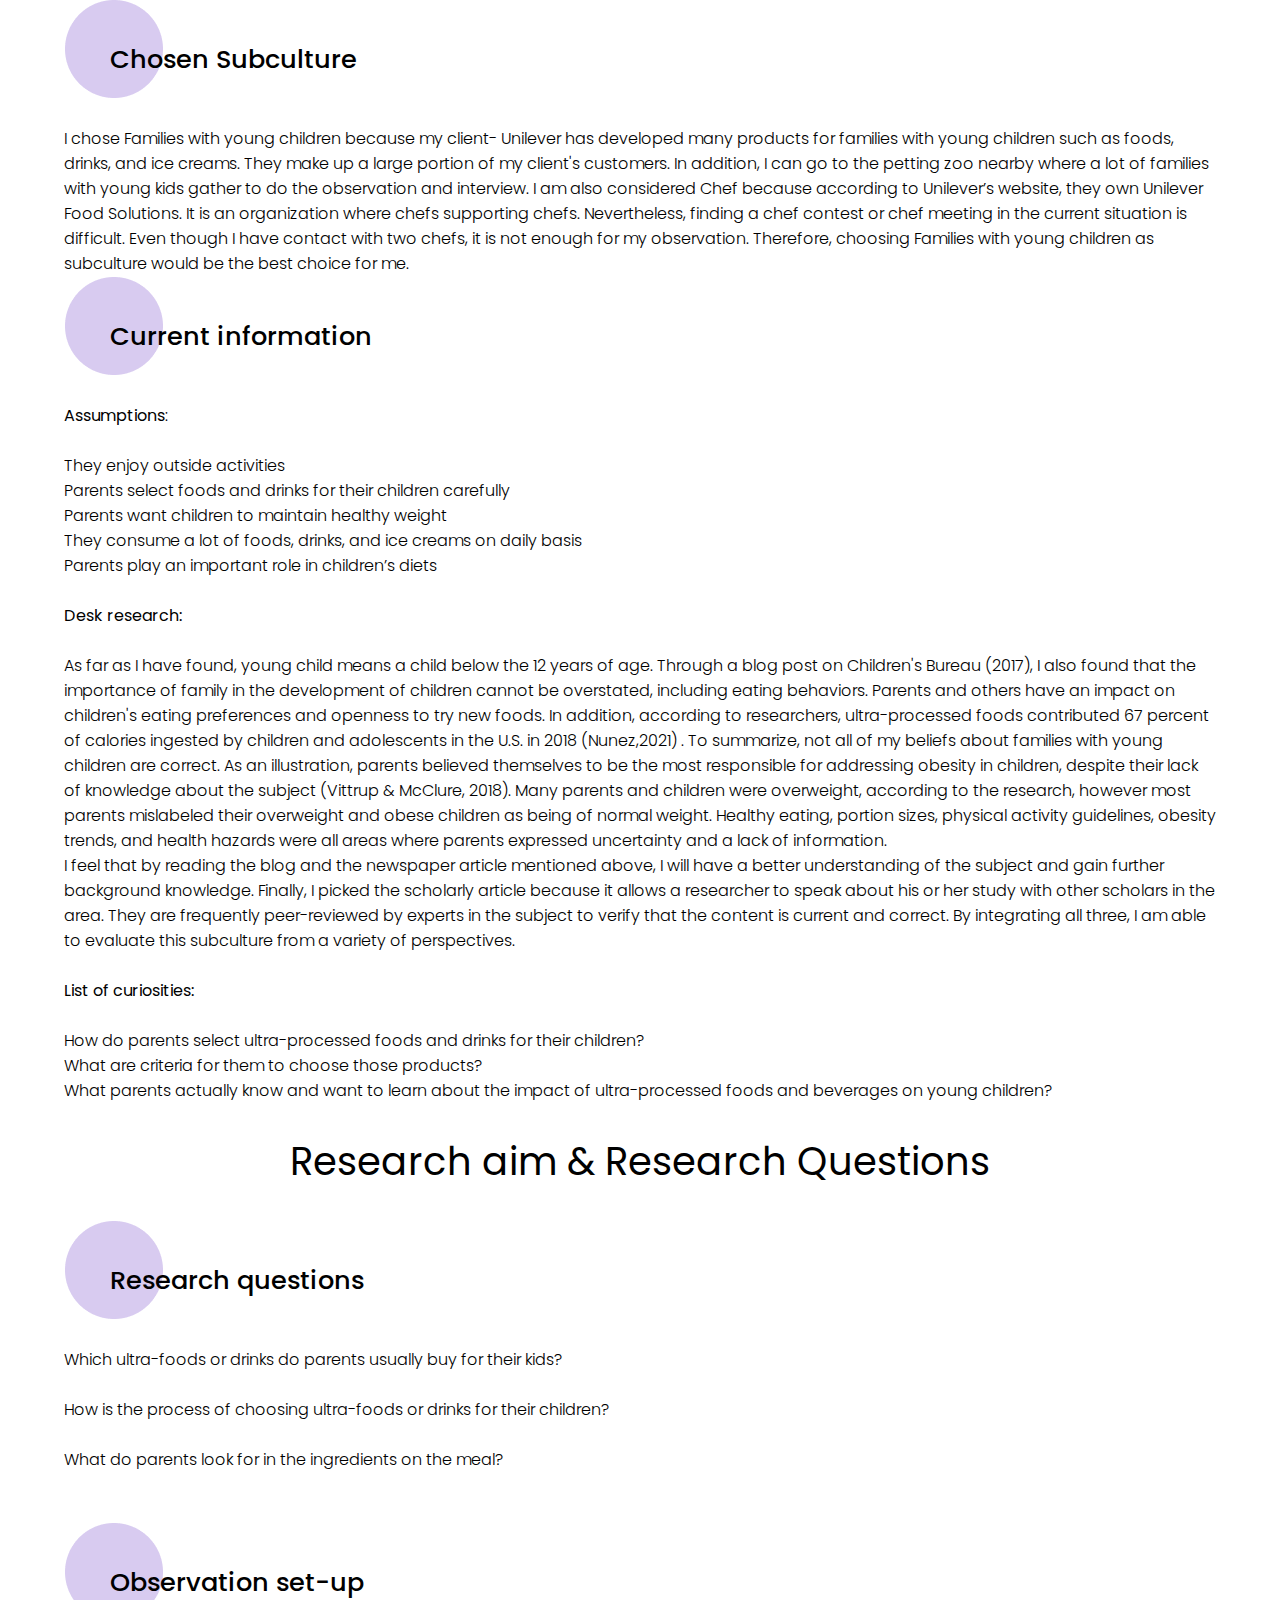
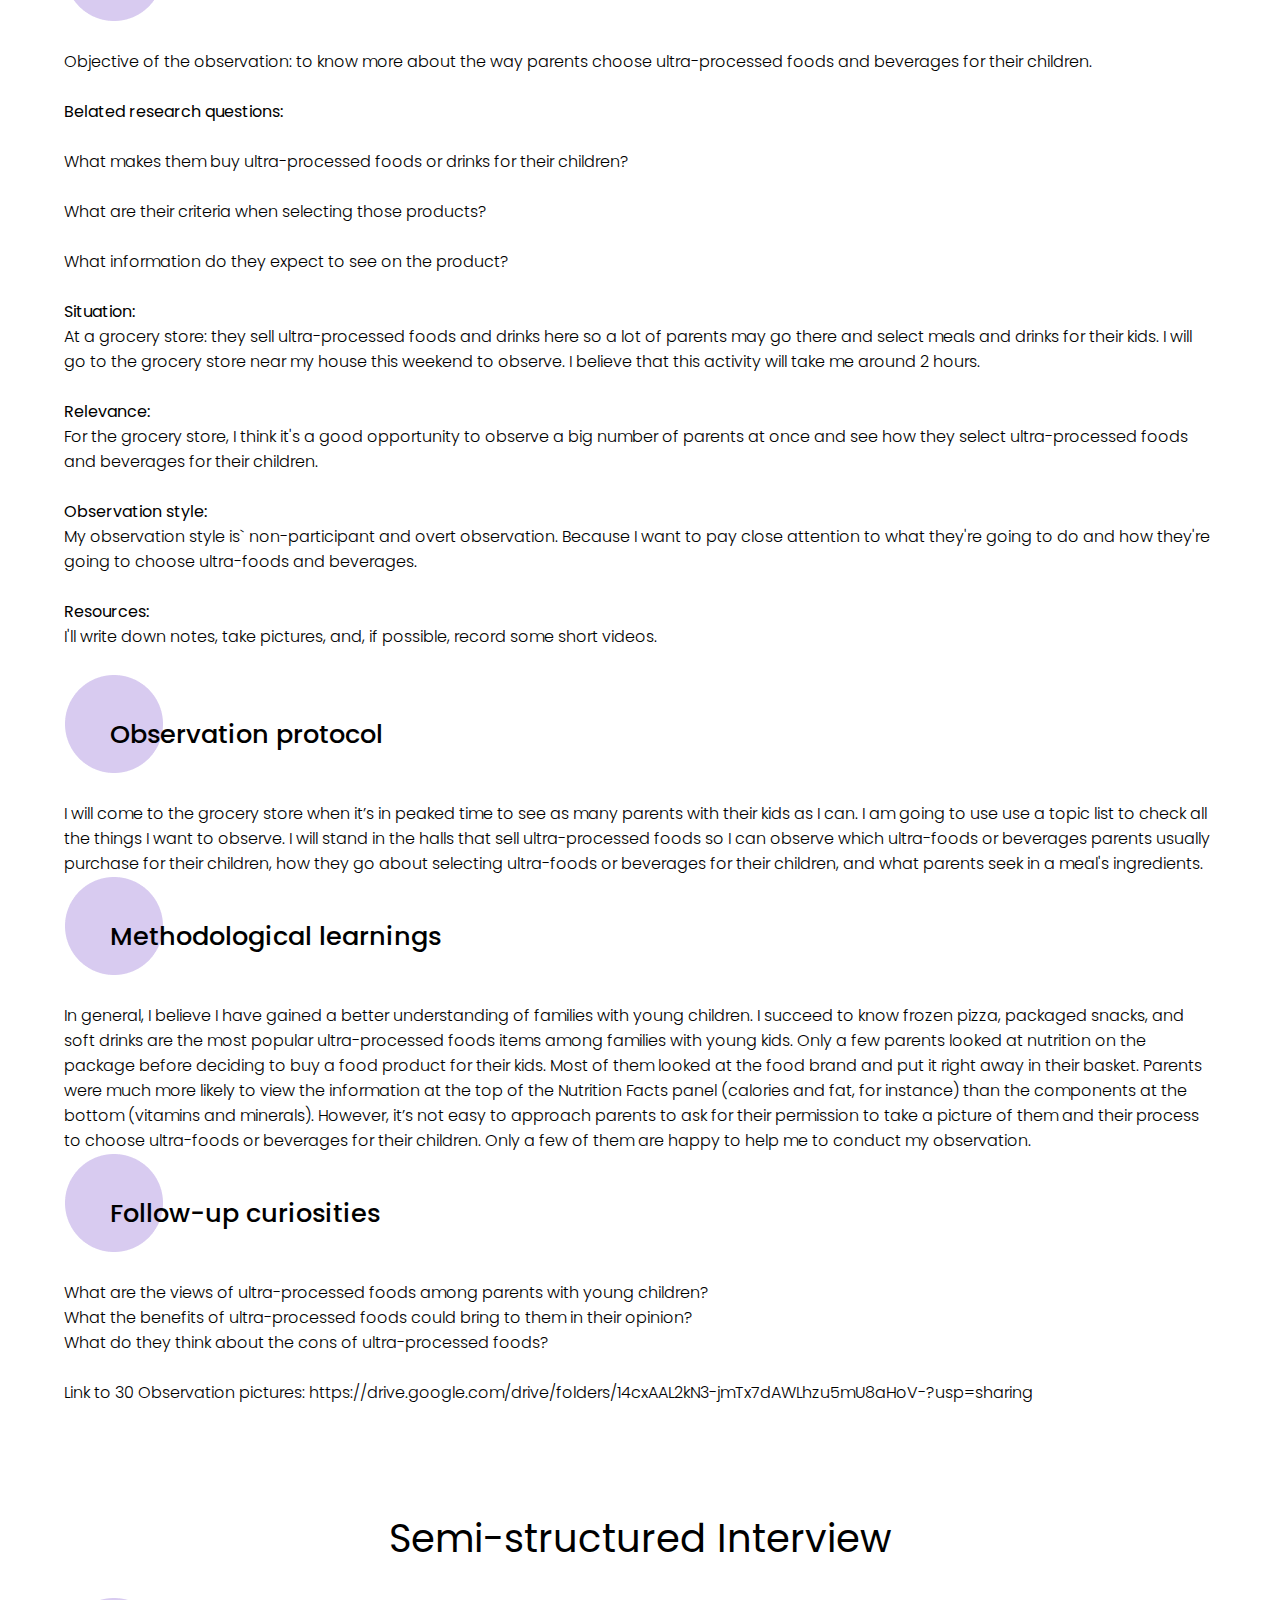
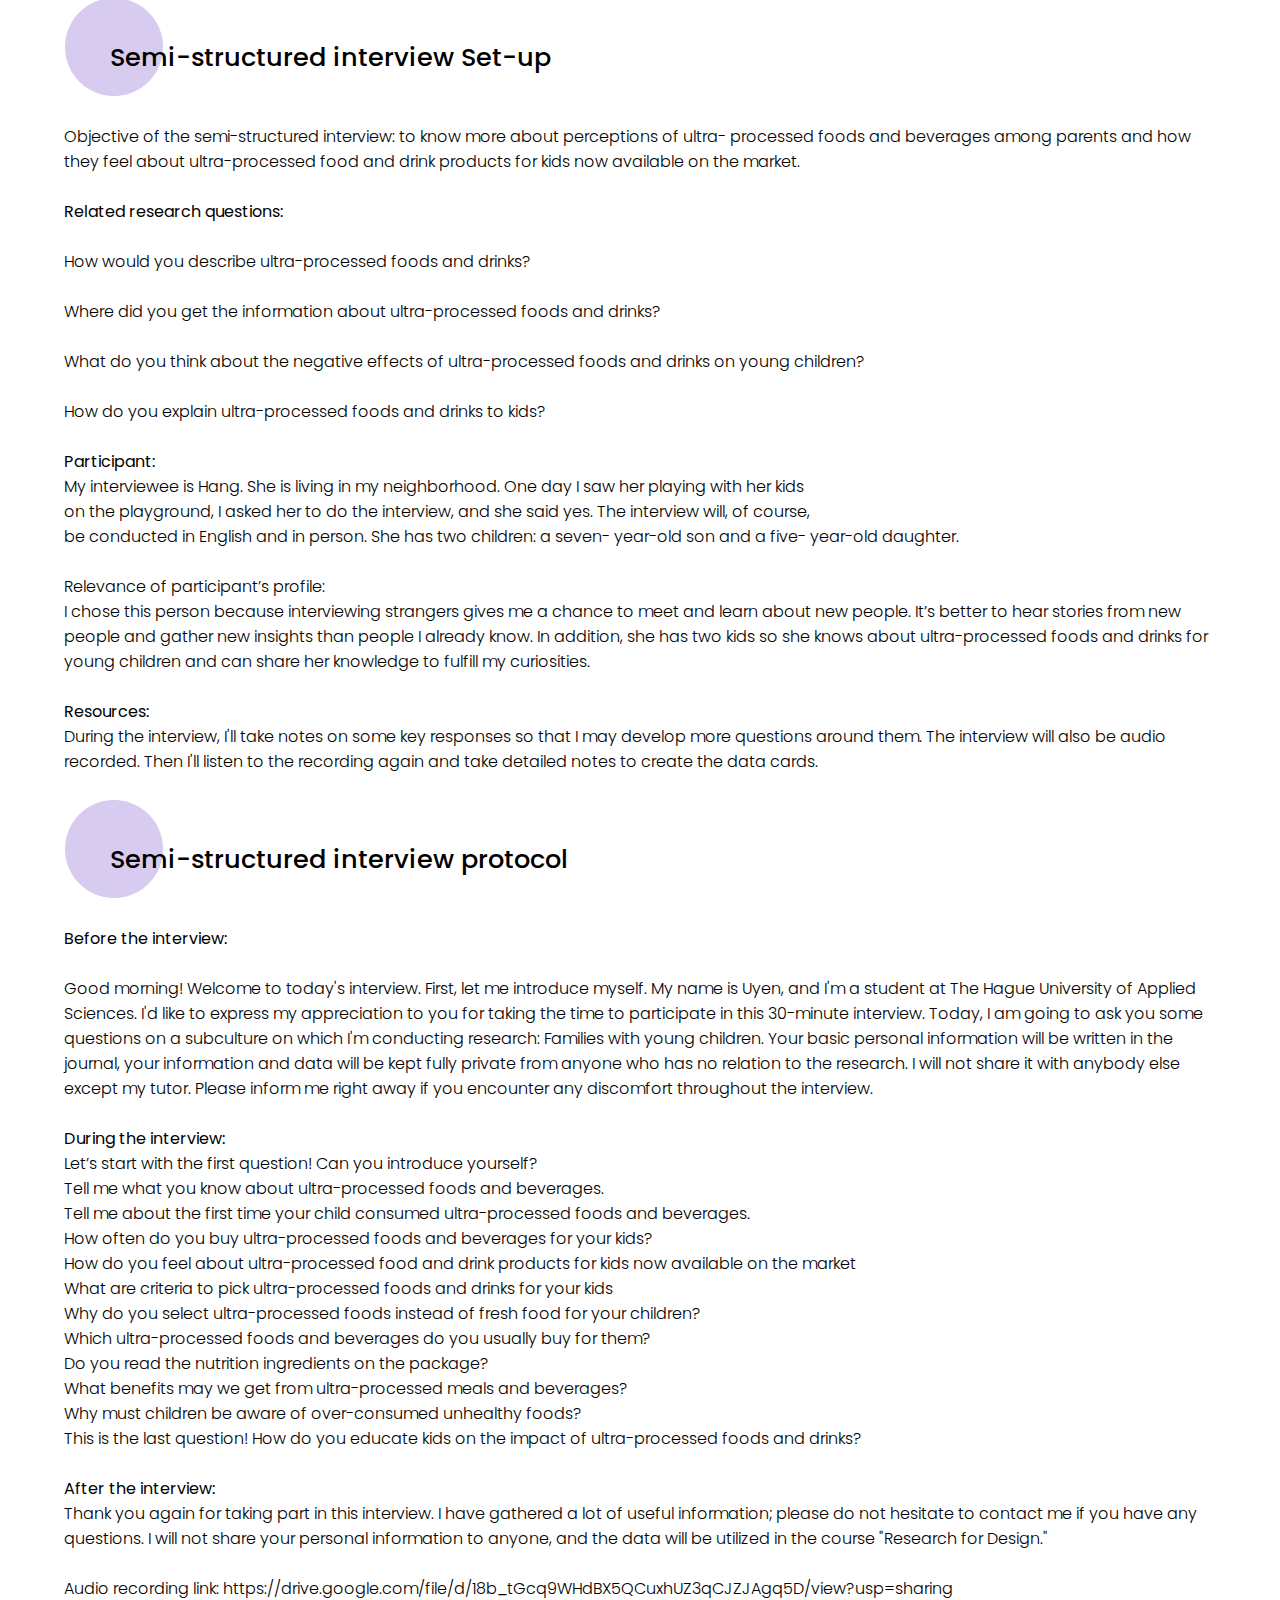
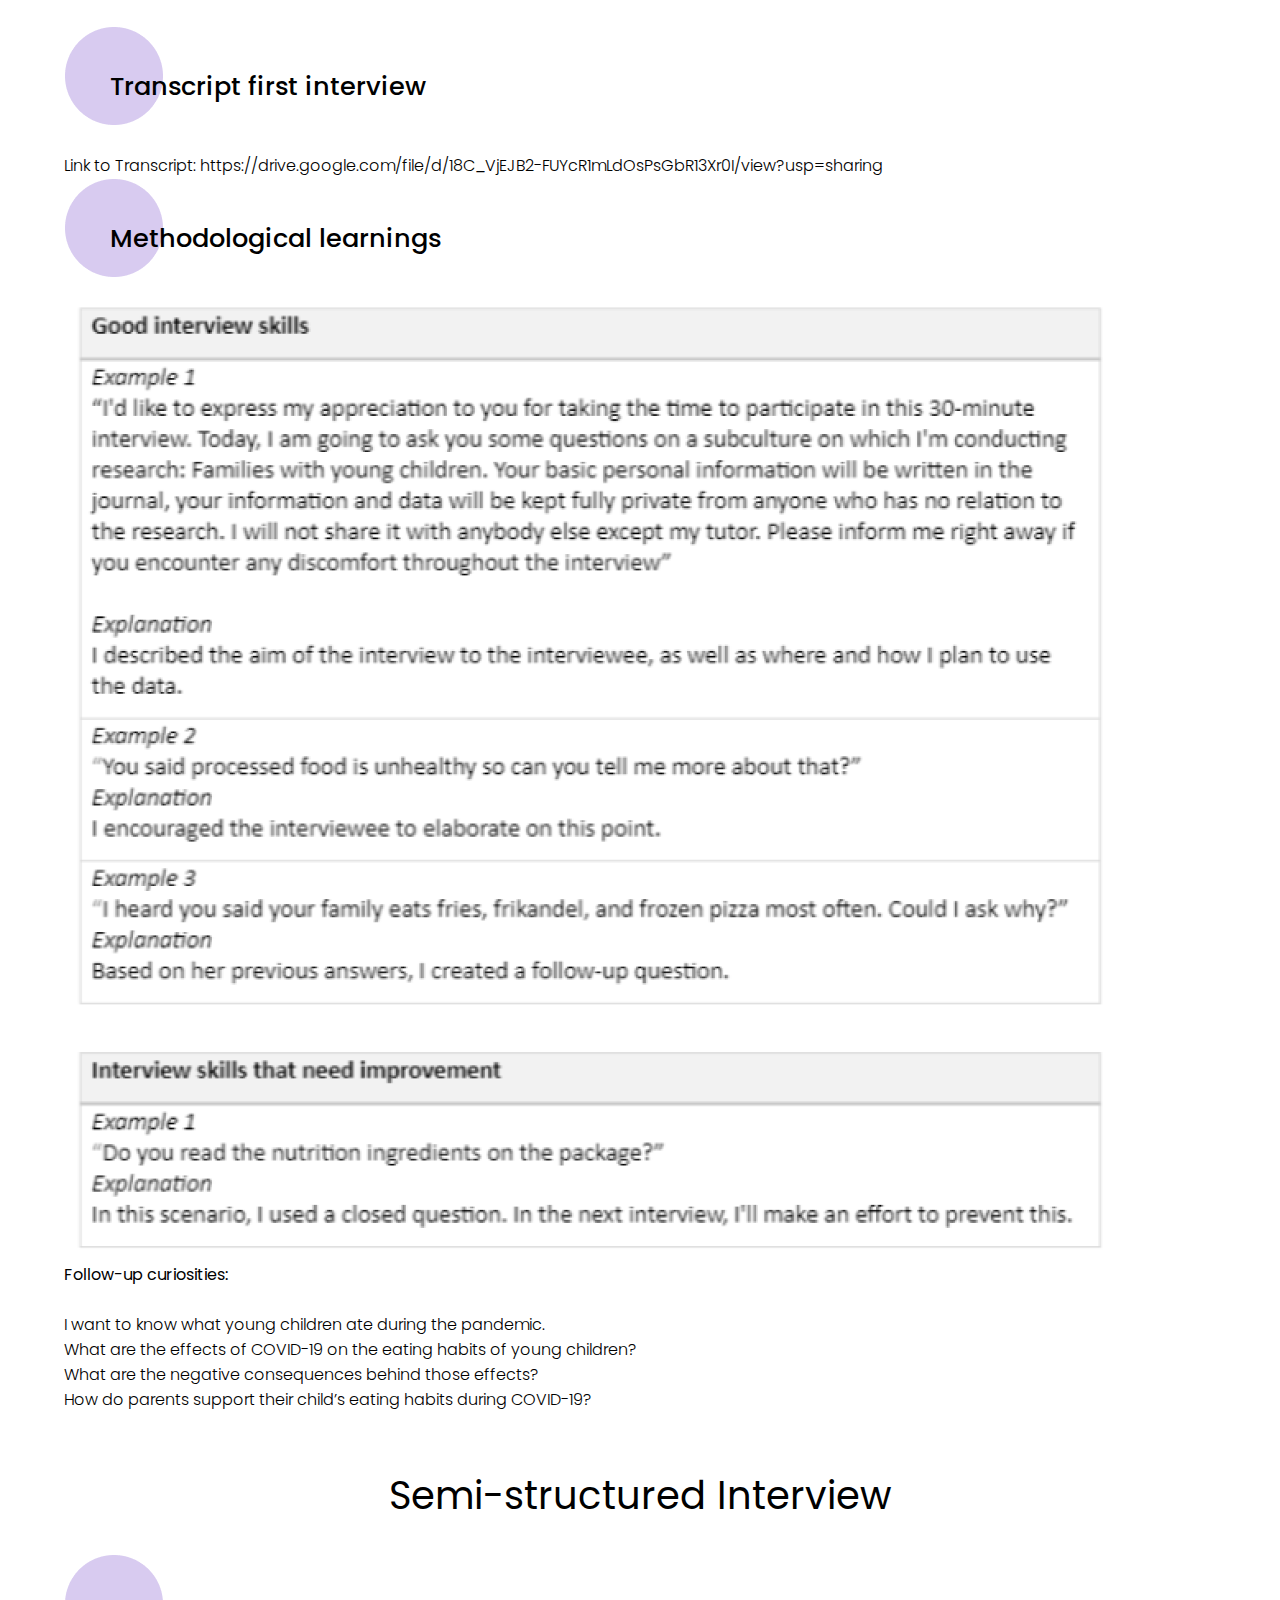
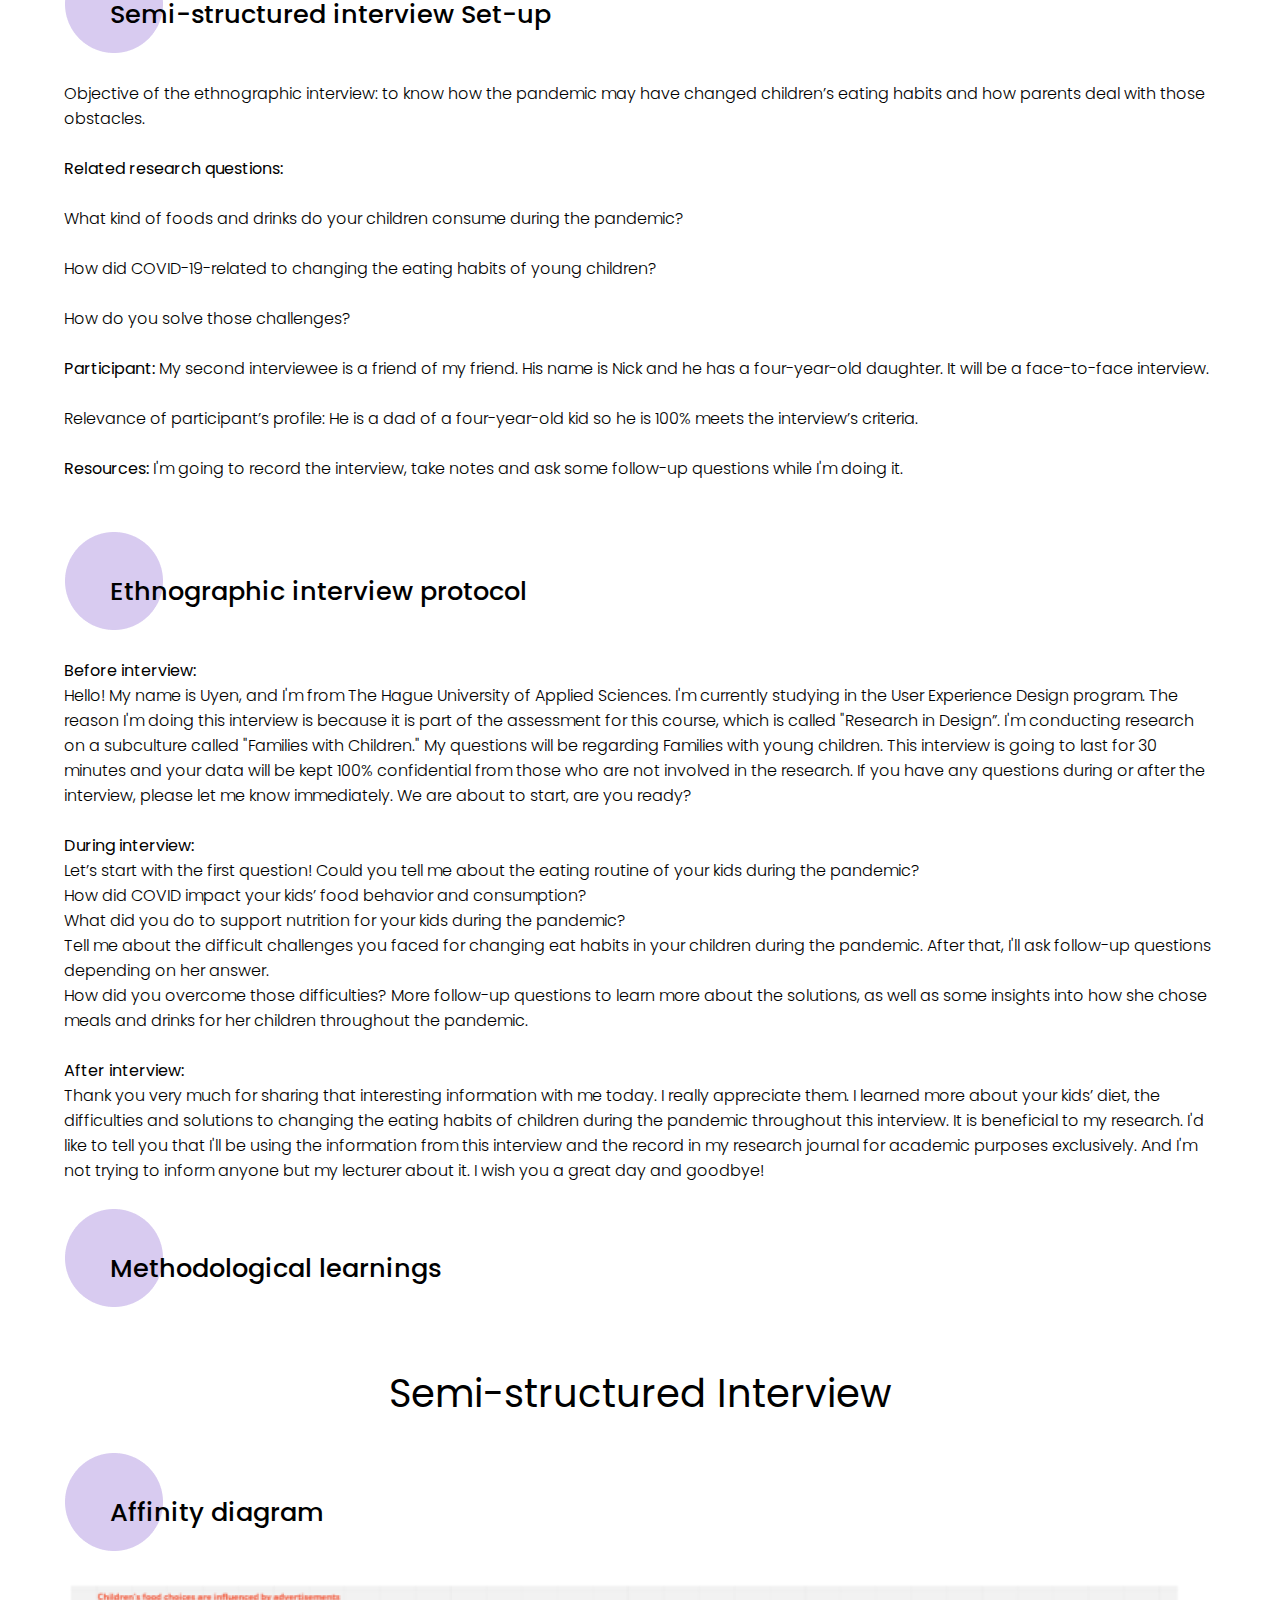
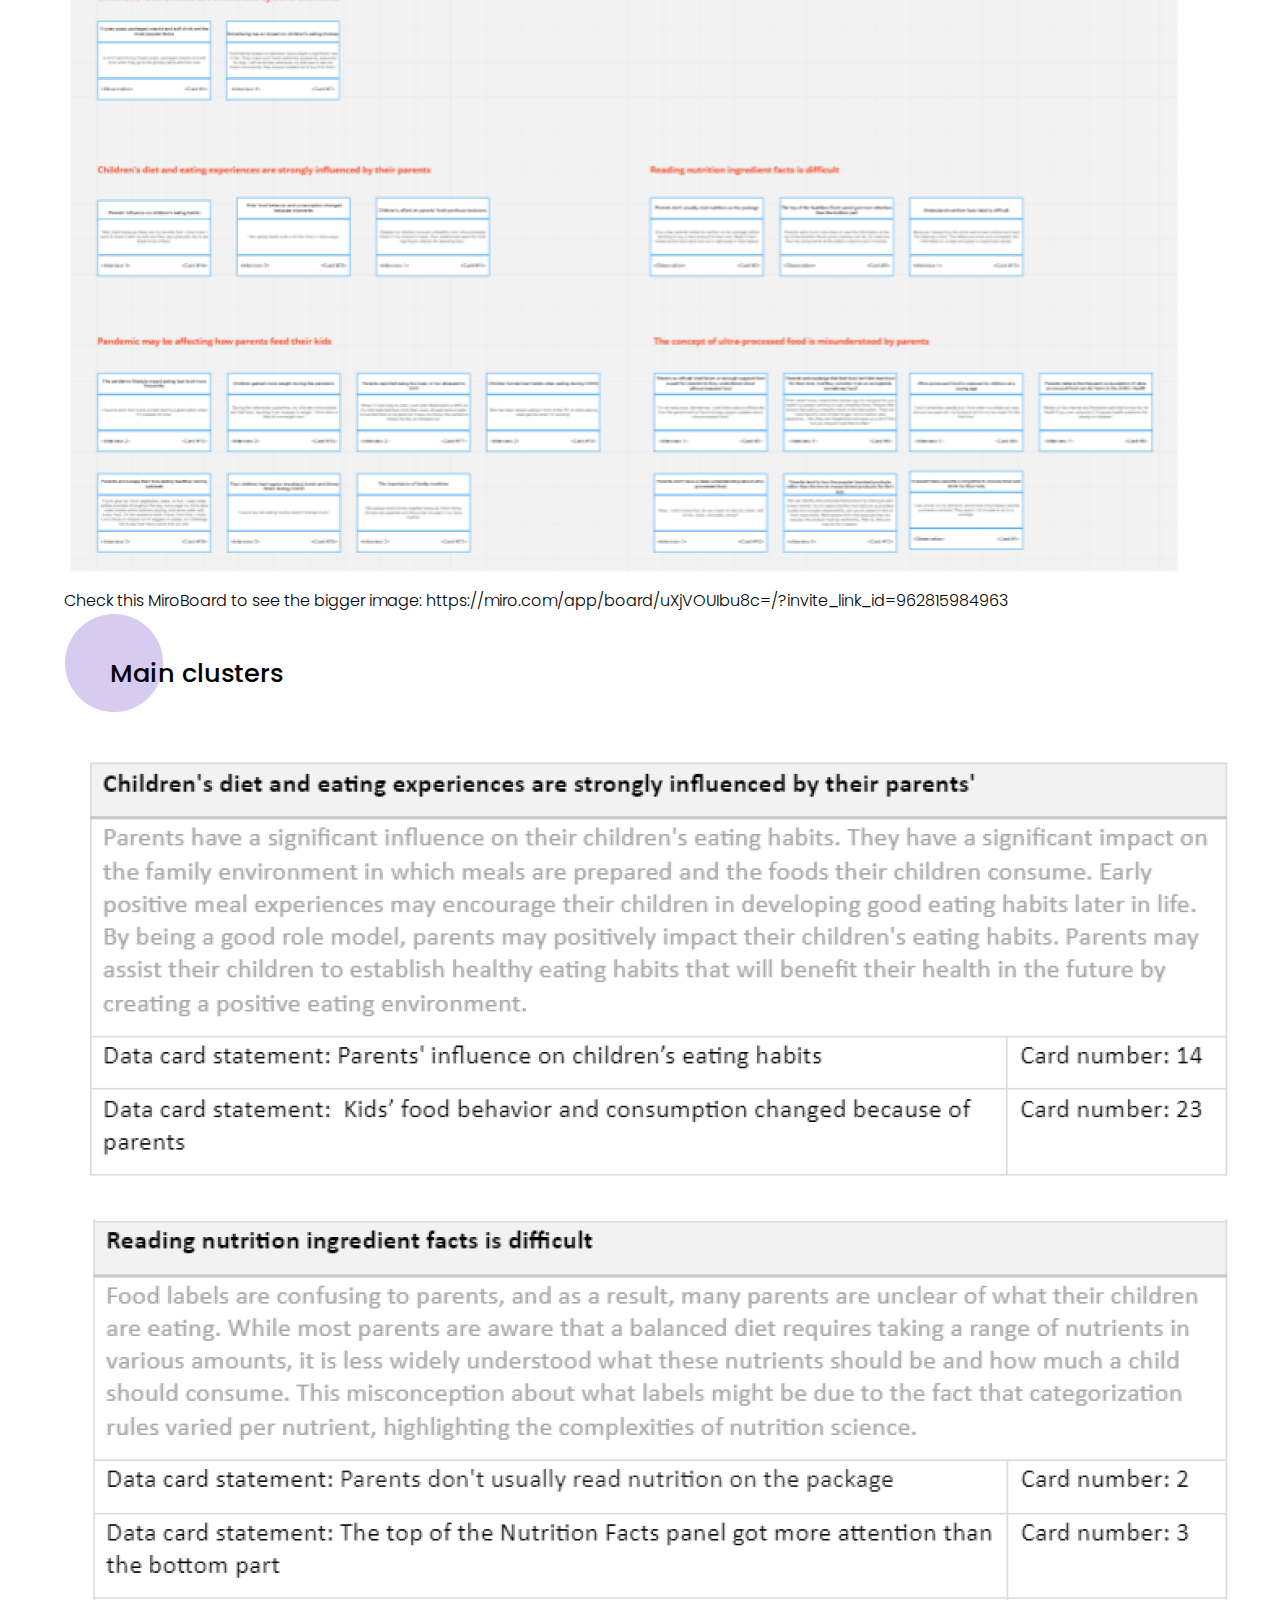
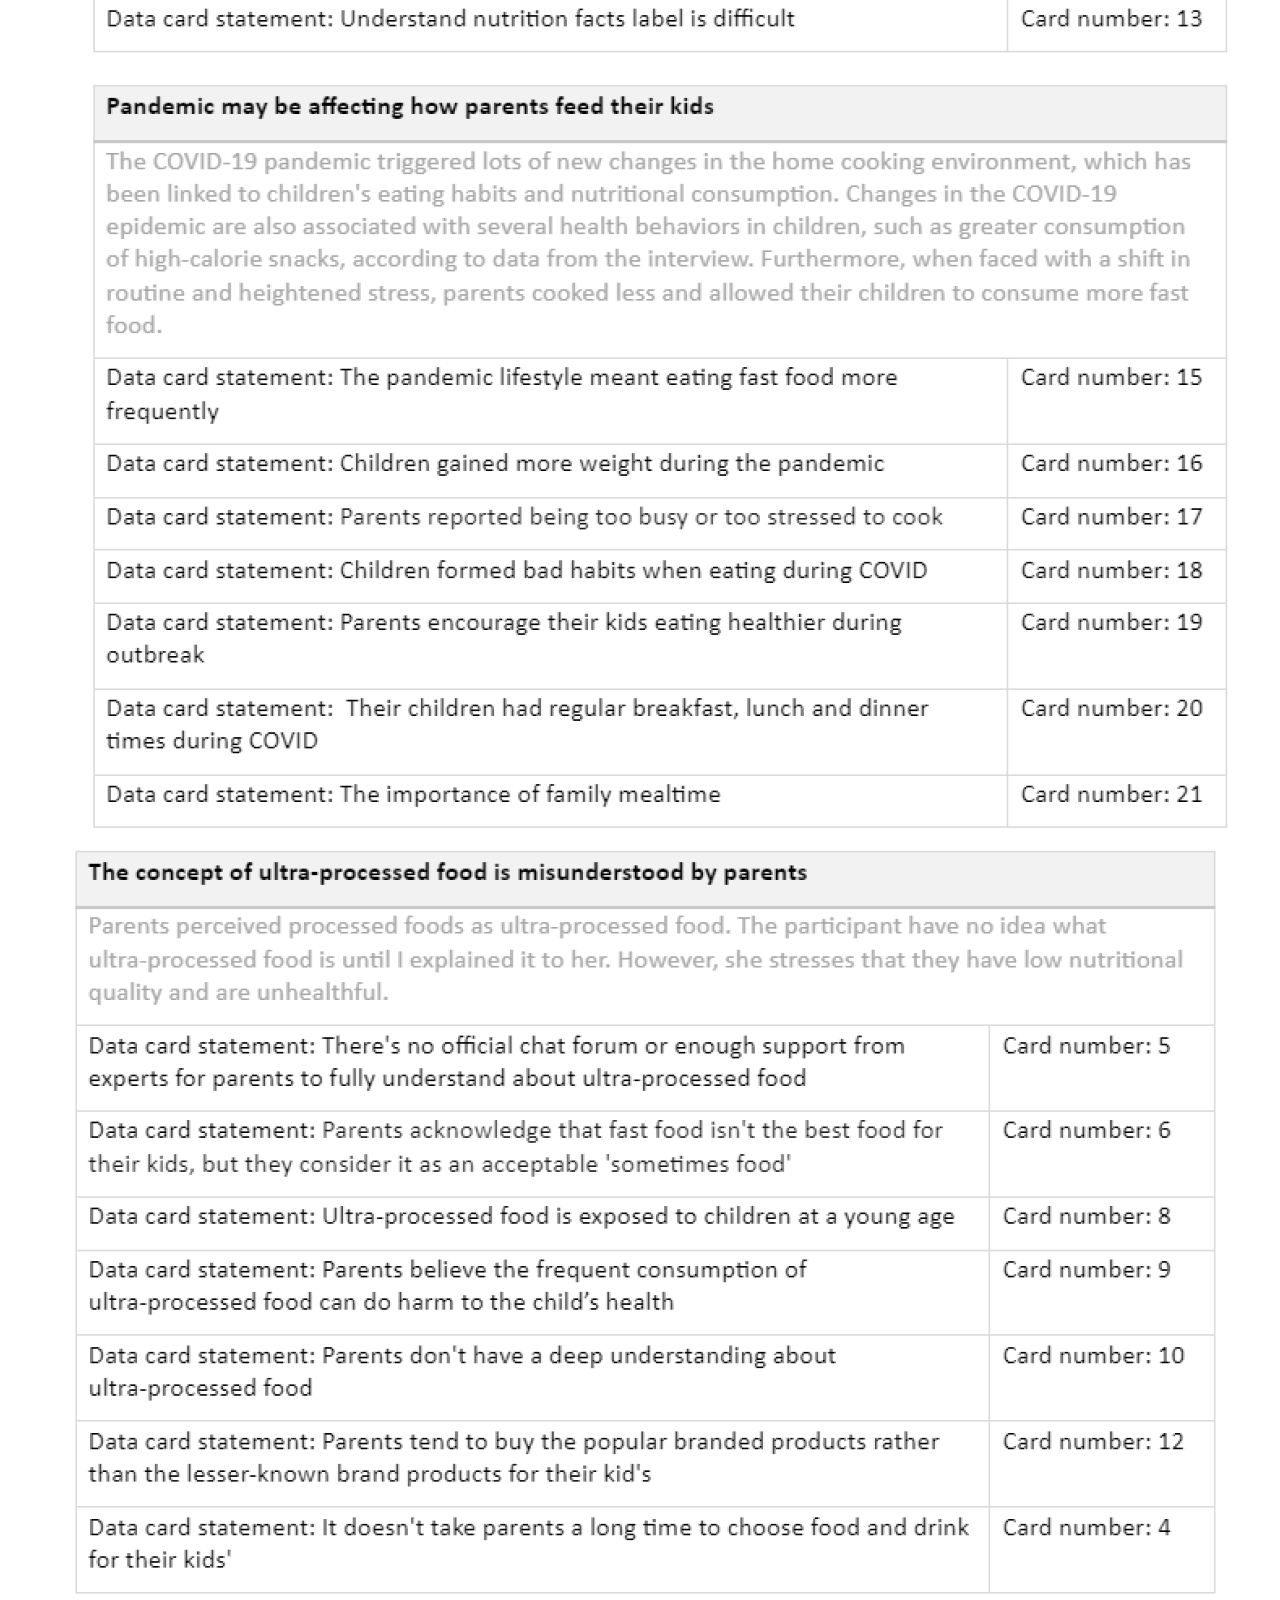
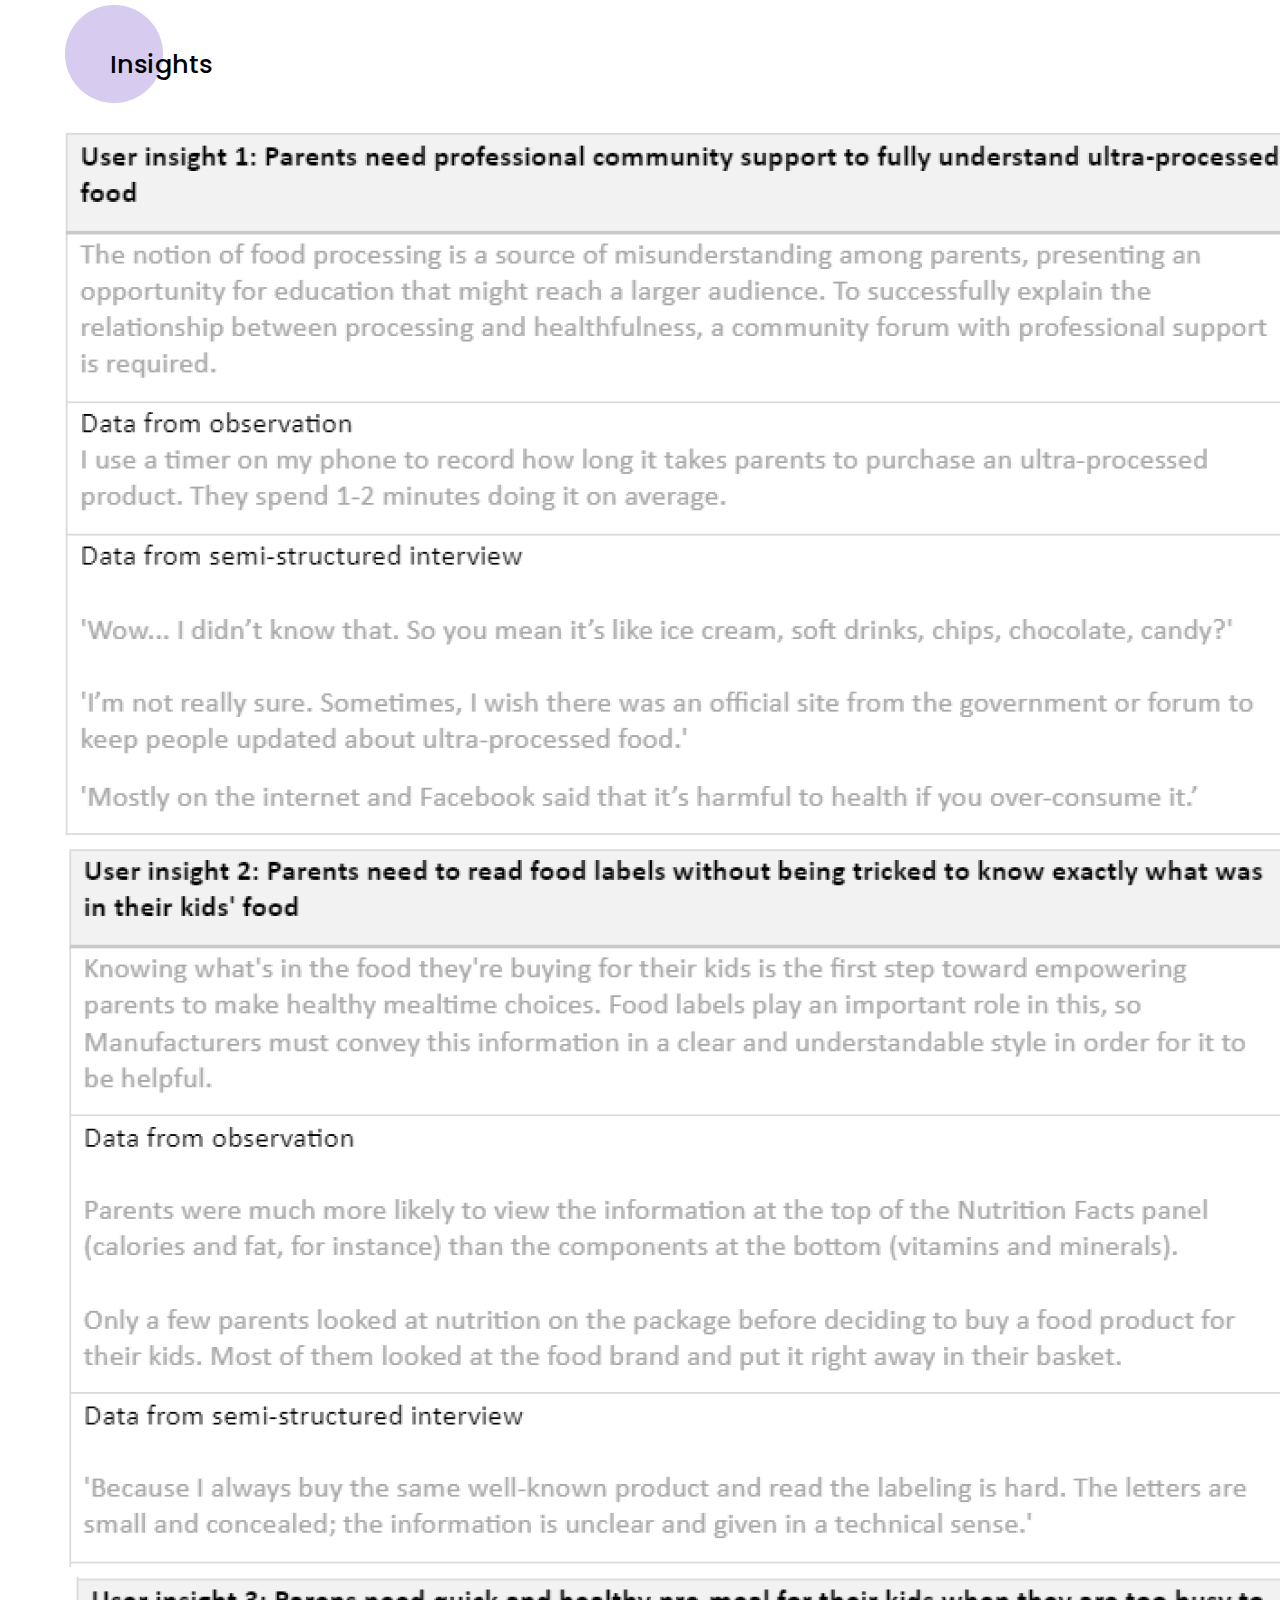
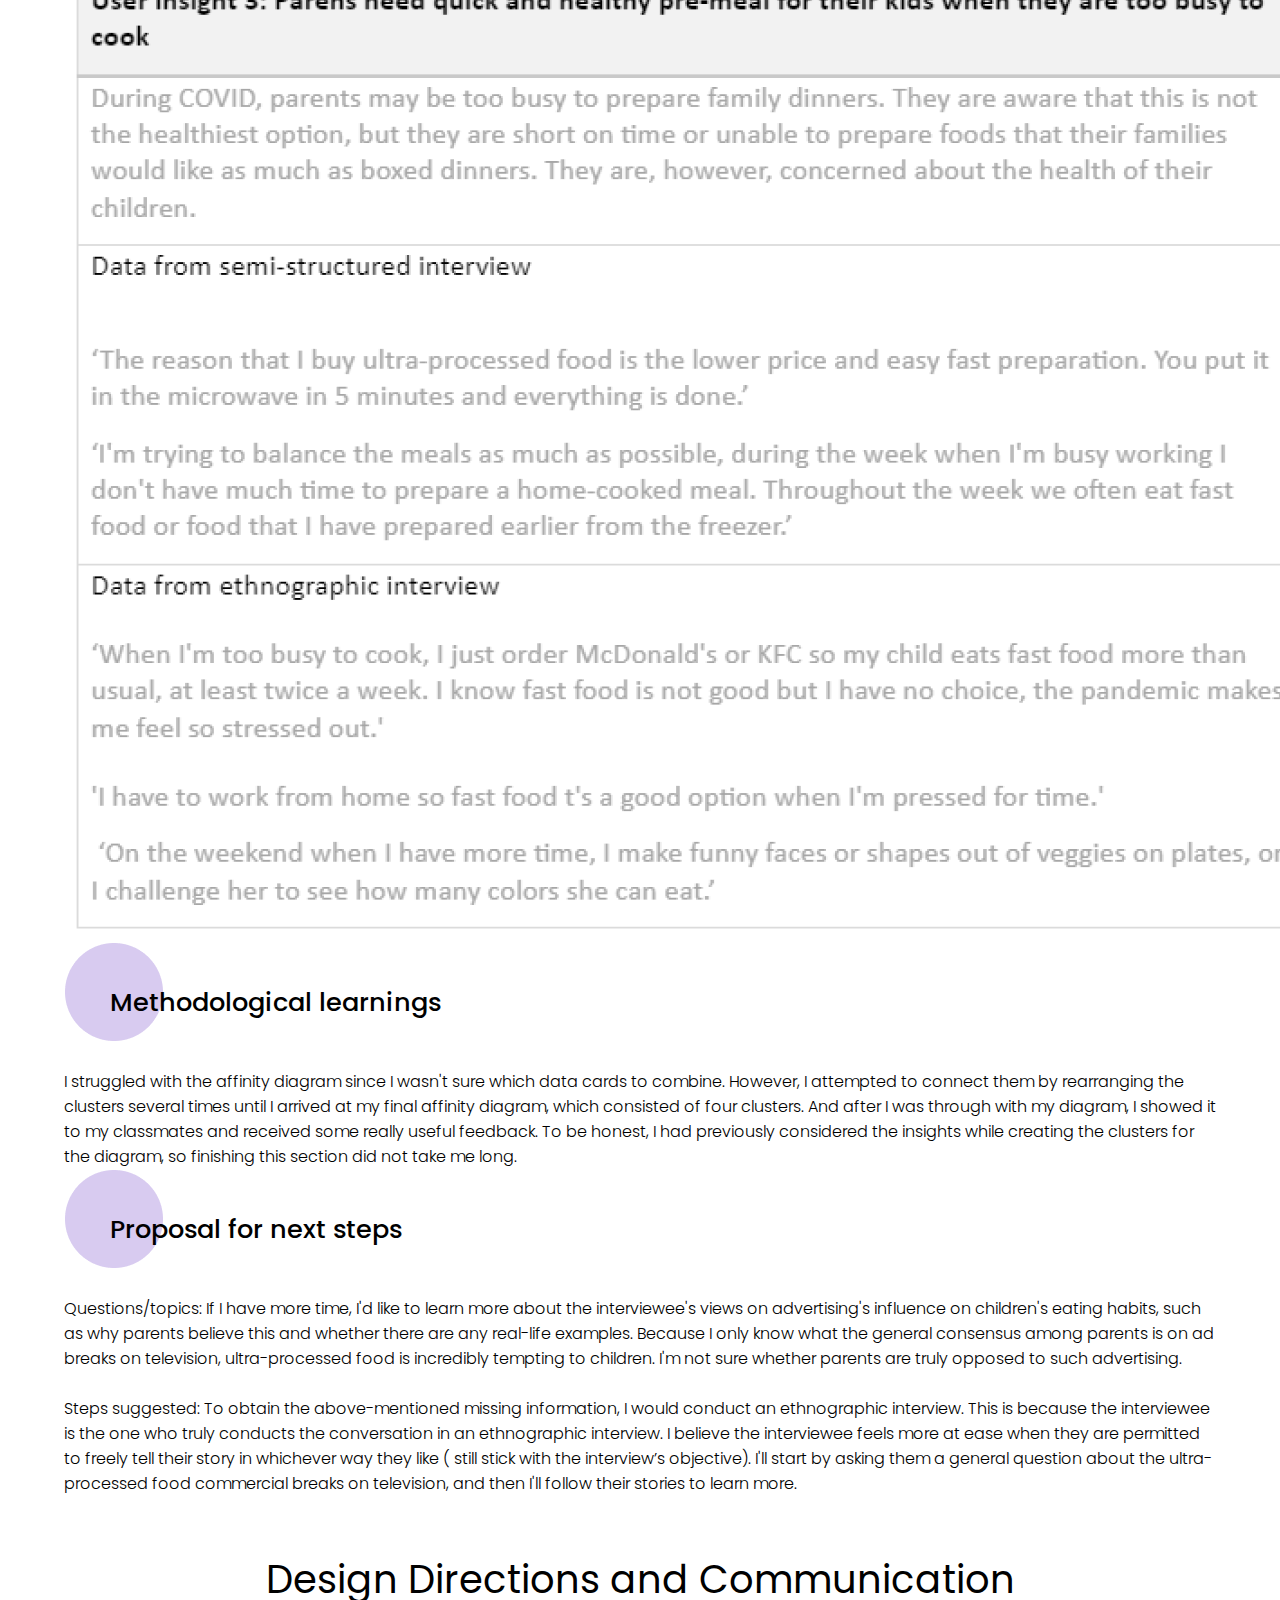
<file: re-search.html>
<!DOCTYPE html>
<html lang="en">

<head>
    <meta charset="UTF-8">
    <meta http-equiv="X-UA-Compatible" content="IE=edge">
    <meta name="viewport" content="width=device-width, initial-scale=1.0">
    <title>Re-design Uyen Bui</title>
    <link rel="stylesheet" href="stule.css">
</head>

<body>
    <div class="re-search-container">
        <div class="header-container">
            <div class="header-logo">
                <h3>
                    <a href="">
                        UYEN BUI
                    </a>
                </h3>
            </div>
            <div class="header-menu">
                <ul>
                    <li>
                        <a href="#projects" style="color: #f57665">Projects</a>
                    </li>
                    <li>
                        <a href="./CV_UyenBui.pdf">Resume</a>
                    </li>
                    <li>
                        <a href="mailto:uyenbui.061299@gmail.com">Contact</a>
                    </li>
                </ul>
            </div>
        </div>
        <div class="content">
            <div class="first-block">
                <div class="first-block_left">
                    <h3>Families with young children Ethnography Research</h3>
                    <p>
                        <p>Unilever, a big multinational, is interested in expanding their business domain. They want to develop new products and services, with a digital component, for new markets.<br /> The design department from Unilever is asking you
                            to dive into a subculture and to look for design inspiration and possibly new design directions to develop innovative products.<br />
                            <br /> They want to know what people in the chosen subculture feel, experience and need. And what are possible design directions for new innovations that could cater to the subculture.
                        </p>
                    </p>
                    <span>
                        <b>Role: Researcher </b>
                        <b> Timeline: Dec 2021 - Jan 2022</b>
                    </span>
                </div>
                <div class="first-block_right">
                    <img src="./img/image 1.png" alt="">
                </div>
            </div>
            <div class="second-block">
                <div class=" title-block">
                    <h3> Research aim & Research Questions</h3>
                </div>
                <div class="second-block_content">
                    <div class="third-block_content__title title-circle">
                        <img src="./img/Ellipse 1.png" alt="">
                        <p>Lo-fidelity Prototype</p>
                    </div>
                    <div class="second-block_content">
                        <p><b>Subculture 1: Families with young children</b><br /> This subculture is interesting to me because I love children, I would like to develop a digital product for children&rsquo;s education in the future, but I don&#39;t really
                            have any contact with families with young kids in The Netherlands.<br /> I can access this subculture by visiting petting zoos or amusement parks to do the interview as well as observation.
                            <br /> The possible events or situations that I can observe next week are on the weekend, I can go to the petting zoo near me to watch people.<br /> Contact persons: I do not know my interviewees yet, but I can ask random people
                            to interview in the petting zoo nearby where a lot of parents take their children outside to play with animals.
                            <br />
                            <br /> <b>Subculture 2: Chef</b><br /> This subculture is interesting to me because I am working in a Vietnamese restaurant as a cashier. I see the chef working at least twice a week and I found being a chef is a really interesting
                            job.
                            <br /> I can access this subculture by going to restaurants or chef contests.<br /> The possible events or situations that I can observe next week are due to coronavirus restrictions, finding a chef competition or anything
                            similar will be difficult, best would be my workplace where chefs work there.<br /> Contact persons: I can ask my two colleagues working as chefs to do the interview.<br />
                            <br /> <b>Subculture 3: Cat owners </b><br /> This subculture is interesting to me because I adore cats. I&#39;d like to see whether other cat owners share my views.<br /> I can access this subculture by going to pet stores,
                            cat caf&eacute;s, or my neighborhood. Especially in the area, I am living, I witness a lot of cats walking around.
                            <br /> The possible events or situations that I can observe next week are that I will talk to cat owners in my area.<br /> Contact persons: I do not know any friends in The Netherlands who own a cat. However, I can walk around
                            my neighborhood and ask for help.
                        </p>
                    </div>
                    <div class="third-block_content__title title-circle">
                        <img src="./img/Ellipse 1.png" alt="">
                        <p>Chosen Subculture</p>
                    </div>
                    <div class="second-block_content-text">
                        <p>I chose Families with young children because my client- Unilever has developed many products for families with young children such as foods, drinks, and ice creams. They make up a large portion of my client's customers. In addition,
                            I can go to the petting zoo nearby where a lot of families with young kids gather to do the observation and interview. I am also considered Chef because according to Unilever’s website, they own Unilever Food Solutions. It
                            is an organization where chefs supporting chefs. Nevertheless, finding a chef contest or chef meeting in the current situation is difficult. Even though I have contact with two chefs, it is not enough for my observation. Therefore,
                            choosing Families with young children as subculture would be the best choice for me. </p>
                    </div>
                    <div class="third-block_content__title title-circle">
                        <img src="./img/Ellipse 1.png" alt="">
                        <p>Current information</p>
                    </div>
                    <div class="second-block_content-text">
                        <p><b>Assumptions</b>:<br />
                            <br /> They enjoy outside activities<br /> Parents select foods and drinks for their children carefully<br /> Parents want children to maintain healthy weight<br /> They consume a lot of foods, drinks, and ice creams on daily
                            basis
                            <br /> Parents play an important role in children&rsquo;s diets<br />
                            <br /><b> Desk research:</b><br />
                            <br /> As far as I have found, young child means a child below the 12 years of age. Through a blog post on Children&#39;s Bureau (2017), I also found that the importance of family in the development of children cannot be overstated,
                            including eating behaviors. Parents and others have an impact on children&#39;s eating preferences and openness to try new foods. In addition, according to researchers, ultra-processed foods contributed 67 percent of calories
                            ingested by children and adolescents in the U.S. in 2018 (Nunez,2021) . To summarize, not all of my beliefs about families with young children are correct. As an illustration, parents believed themselves to be the most responsible
                            for addressing obesity in children, despite their lack of knowledge about the subject (Vittrup &amp; McClure, 2018). Many parents and children were overweight, according to the research, however most parents mislabeled their
                            overweight and obese children as being of normal weight. Healthy eating, portion sizes, physical activity guidelines, obesity trends, and health hazards were all areas where parents expressed uncertainty and a lack of information.<br
                            /> I feel that by reading the blog and the newspaper article mentioned above, I will have a better understanding of the subject and gain further background knowledge. Finally, I picked the scholarly article because it allows
                            a researcher to speak about his or her study with other scholars in the area. They are frequently peer-reviewed by experts in the subject to verify that the content is current and correct. By integrating all three, I am able
                            to evaluate this subculture from a variety of perspectives.<br />
                            <br /> <b>List of curiosities:</b><br />
                            <br /> How do parents select ultra-processed foods and drinks for their children?<br /> What are criteria for them to choose those products?<br /> What parents actually know and want to learn about the impact of ultra-processed
                            foods and beverages on young children?
                        </p>
                    </div>
                </div>
            </div>
            <div class="third-block">
                <div class=" title-block">
                    <h3> Research aim & Research Questions</h3>
                </div>
                <div class="third-block_content">
                    <div class="third-block_content__title title-circle">
                        <img src="./img/Ellipse 1.png" alt="">
                        <p>Research questions
                        </p>
                    </div>
                    <div class="third-block_content-text">
                        <p>Which ultra-foods or drinks do parents usually buy for their kids?<br />
                            <br /> How is the process of choosing ultra-foods or drinks for their children?<br />
                            <br /> What do parents look for in the ingredients on the meal?<br />
                            <br /> &nbsp;
                        </p>
                    </div>
                    <div class="third-block_content__title title-circle">
                        <img src="./img/Ellipse 1.png" alt="">
                        <p>Observation set-up</p>
                    </div>
                    <div class="third-block_content-text">
                        <p>Objective of the observation: to know more about the way parents choose ultra-processed foods and beverages for their children.<br />
                            <br /> <b>Belated research questions:</b><br />
                            <br /> What makes them buy ultra-processed foods or drinks for their children?<br />
                            <br /> What are their criteria when selecting those products?<br />
                            <br /> What information do they expect to see on the product?<br />
                            <br /> <b>Situation:</b>
                            <br /> At a grocery store: they sell ultra-processed foods and drinks here so a lot of parents may go there and select meals and drinks for their kids. I will go to the grocery store near my house this weekend to observe. I
                            believe that this activity will take me around 2 hours.
                            <br />
                            <br /><b> Relevance:</b>
                            <br /> For the grocery store, I think it&#39;s a good opportunity to observe a big number of parents at once and see how they select ultra-processed foods and beverages for their children.
                            <br />
                            <br /> <b>Observation style:</b><br /> My observation style is` non-participant and overt observation. Because I want to pay close attention to what they&#39;re going to do and how they&#39;re going to choose ultra-foods and
                            beverages.
                            <br />
                            <br /> <b>Resources:</b>
                            <br /> I&#39;ll write down notes, take pictures, and, if possible, record some short videos.
                            <br /> &nbsp;
                        </p>

                    </div>
                    <div class="third-block_content__title title-circle">
                        <img src="./img/Ellipse 1.png" alt="">
                        <p>Observation protocol
                        </p>
                    </div>
                    <div class="third-block_content-text">
                        <p>I will come to the grocery store when it’s in peaked time to see as many parents with their kids as I can. I am going to use use a topic list to check all the things I want to observe. I will stand in the halls that sell ultra-processed
                            foods so I can observe which ultra-foods or beverages parents usually purchase for their children, how they go about selecting ultra-foods or beverages for their children, and what parents seek in a meal's ingredients.
                        </p>
                    </div>
                    <div class="third-block_content__title title-circle">
                        <img src="./img/Ellipse 1.png" alt="">
                        <p>Methodological learnings</p>
                    </div>
                    <div class="third-block_content-text">
                        <p>In general, I believe I have gained a better understanding of families with young children. I succeed to know frozen pizza, packaged snacks, and soft drinks are the most popular ultra-processed foods items among families with young
                            kids. Only a few parents looked at nutrition on the package before deciding to buy a food product for their kids. Most of them looked at the food brand and put it right away in their basket. Parents were much more likely to
                            view the information at the top of the Nutrition Facts panel (calories and fat, for instance) than the components at the bottom (vitamins and minerals). However, it’s not easy to approach parents to ask for their permission
                            to take a picture of them and their process to choose ultra-foods or beverages for their children. Only a few of them are happy to help me to conduct my observation.
                        </p>
                    </div>
                    <div class="third-block_content__title title-circle">
                        <img src="./img/Ellipse 1.png" alt="">
                        <p>Follow-up curiosities</p>
                    </div>
                    <div class="third-block_content-text">
                        <p>What are the views of ultra-processed foods among parents with young children?<br /> What the benefits of ultra-processed foods could bring to them in their opinion?<br /> What do they think about the cons of ultra-processed foods?<br
                            />
                            <br /> Link to 30 Observation pictures: https://drive.google.com/drive/folders/14cxAAL2kN3-jmTx7dAWLhzu5mU8aHoV-?usp=sharing
                            <br />
                            <br />
                            <br /> &nbsp;
                        </p>

                    </div>
                </div>
            </div>
            <div class="fourth-block">
                <div class=" title-block">
                    <h3>Semi-structured Interview</h3>
                </div>
                <div class="fourth-block_content">
                    <div class="third-block_content__title title-circle">
                        <img src="./img/Ellipse 1.png" alt="">
                        <p>Semi-structured interview Set-up
                        </p>
                    </div>
                    <div class="fourth-block_content-text">
                        <p>Objective of the semi-structured interview: to know more about perceptions of ultra- processed foods and beverages among parents and how they feel about ultra-processed food and drink products for kids now available on the market.<br
                            />
                            <br /><b> Related research questions:</b><br />
                            <br /> How would you describe ultra-processed foods and drinks?<br />
                            <br /> Where did you get the information about ultra-processed foods and drinks?<br />
                            <br /> What do you think about the negative effects of ultra-processed foods and drinks on young children?
                            <br />
                            <br /> How do you explain ultra-processed foods and drinks to kids?<br />
                            <br /> <b>Participant:</b>
                            <br /> My interviewee is Hang. She is living in my neighborhood. One day I saw her playing with her kids
                            <br /> on the playground, I asked her to do the interview, and she said yes. The interview will, of course,
                            <br /> be conducted in English and in person. She has two children: a seven- year-old son and a five- year-old daughter.<br />
                            <br /> Relevance of participant&rsquo;s profile:<br /> I chose this person because interviewing strangers gives me a chance to meet and learn about new people. It&rsquo;s better to hear stories from new people and gather new
                            insights than people I already know. In addition, she has two kids so she knows about ultra-processed foods and drinks for young children and can share her knowledge to fulfill my curiosities.
                            <br />
                            <br /> <b>Resources:</b>
                            <br /> During the interview, I&#39;ll take notes on some key responses so that I may develop more questions around them. The interview will also be audio recorded. Then I&#39;ll listen to the recording again and take detailed
                            notes to create the data cards.<br /> &nbsp;
                        </p>
                    </div>
                    <div class="third-block_content__title title-circle">
                        <img src="./img/Ellipse 1.png" alt="">
                        <p>Semi-structured interview protocol </p>
                    </div>
                    <div class="fourth-block_content-text">
                        <p><b>Before the interview:</b><br />
                            <br /> Good morning! Welcome to today&#39;s interview. First, let me introduce myself. My name is Uyen, and I&#39;m a student at The Hague University of Applied Sciences. I&#39;d like to express my appreciation to you for taking
                            the time to participate in this 30-minute interview. Today, I am going to ask you some questions on a subculture on which I&#39;m conducting research: Families with young children. Your basic personal information will be written
                            in the journal, your information and data will be kept fully private from anyone who has no relation to the research. I will not share it with anybody else except my tutor. Please inform me right away if you encounter any discomfort
                            throughout the interview.<br />
                            <br /><b> During the interview:</b><br /> Let&rsquo;s start with the first question! Can you introduce yourself?<br /> Tell me what you know about ultra-processed foods and beverages.
                            <br /> Tell me about the first time your child consumed ultra-processed foods and beverages.
                            <br /> How often do you buy ultra-processed foods and beverages for your kids?
                            <br /> How do you feel about ultra-processed food and drink products for kids now available on the market
                            <br /> What are criteria to pick ultra-processed foods and drinks for your kids<br /> Why do you select ultra-processed foods instead of fresh food for your children?<br /> Which ultra-processed foods and beverages do you usually
                            buy for them?<br /> Do you read the nutrition ingredients on the package?<br /> What benefits may we get from ultra-processed meals and beverages?<br /> Why must children be aware of over-consumed unhealthy foods?<br /> This
                            is the last question! How do you educate kids on the impact of ultra-processed foods and drinks?
                            <br />
                            <br /> <b>After the interview:</b><br /> Thank you again for taking part in this interview. I have gathered a lot of useful information; please do not hesitate to contact me if you have any questions. I will not share your
                            personal information to anyone, and the data will be utilized in the course &quot;Research for Design.&quot;
                            <br />
                            <br /> Audio recording link: https://drive.google.com/file/d/18b_tGcq9WHdBX5QCuxhUZ3qCJZJAgq5D/view?usp=sharing
                            <br /> &nbsp;
                        </p>

                    </div>
                    <div class="third-block_content__title title-circle">
                        <img src="./img/Ellipse 1.png" alt="">
                        <p>Transcript first interview
                        </p>
                    </div>
                    <div class="fourth-block_content-text">
                        <p>Link to Transcript: https://drive.google.com/file/d/18C_VjEJB2-FUYcR1mLdOsPsGbR13Xr0I/view?usp=sharing </p>

                    </div>
                    <div class="third-block_content__title title-circle">
                        <img src="./img/Ellipse 1.png" alt="">
                        <p>Methodological learnings</p>
                    </div>
                    <div class="third-block_content-text">
                        <img src="./img/image 13.png" alt="">
                        <p><b>Follow-up curiosities: </b><br />
                            <br /> I want to know what young children ate during the pandemic.<br /> What are the effects of COVID-19 on the eating habits of young children?<br /> What are the negative consequences behind those effects?<br /> How do parents
                            support their child&rsquo;s eating habits during COVID-19?<br /> &nbsp;
                        </p>

                    </div>
                </div>
            </div>
            <div class="fifth-block">
                <div class=" title-block">
                    <h3>Semi-structured Interview</h3>
                </div>
                <div class="fifth-block_content">
                    <div class="third-block_content__title title-circle">
                        <img src="./img/Ellipse 1.png" alt="">
                        <p>Semi-structured interview Set-up
                        </p>
                    </div>
                    <div class="fifth-block_content-text">
                        <p>Objective of the ethnographic interview: to know how the pandemic may have changed children&rsquo;s eating habits and how parents deal with those obstacles.<br />
                            <br /> <b>Related research questions:</b><br />
                            <br /> What kind of foods and drinks do your children consume during the pandemic?<br />
                            <br /> How did COVID-19-related to changing the eating habits of young children?<br />
                            <br /> How do you solve those challenges?<br />
                            <br /><b> Participant:</b> My second interviewee is a friend of my friend. His name is Nick and he has a four-year-old daughter. It will be a face-to-face interview.<br />
                            <br /> Relevance of participant&rsquo;s profile: He is a dad of a four-year-old kid so he is 100% meets the interview&rsquo;s criteria.<br />
                            <br /> <b>Resources:</b> I&#39;m going to record the interview, take notes and ask some follow-up questions while I&#39;m doing it.<br />
                            <br /> &nbsp;
                        </p>

                    </div>
                    <div class="third-block_content__title title-circle">
                        <img src="./img/Ellipse 1.png" alt="">
                        <p>Ethnographic interview protocol </p>
                    </div>
                    <div class="fifth-block_content-text">
                        <p><b>Before interview:</b><br /> Hello! My name is Uyen, and I&#39;m from The Hague University of Applied Sciences. I&#39;m currently studying in the User Experience Design program. The reason I&#39;m doing this interview is because
                            it is part of the assessment for this course, which is called &quot;Research in Design&rdquo;. I&#39;m conducting research on a subculture called &quot;Families with Children.&quot; My questions will be regarding Families with
                            young children. This interview is going to last for 30 minutes and your data will be kept 100% confidential from those who are not involved in the research. If you have any questions during or after the interview, please let
                            me know immediately. We are about to start, are you ready?<br />
                            <br /> <b>During interview:</b><br /> Let&rsquo;s start with the first question! Could you tell me about the eating routine of your kids during the pandemic?<br /> How did COVID impact your kids&rsquo; food behavior and consumption?<br
                            /> What did you do to support nutrition for your kids during the pandemic?<br /> Tell me about the difficult challenges you faced for changing eat habits in your children during the pandemic. After that, I&#39;ll ask follow-up
                            questions depending on her answer.
                            <br /> How did you overcome those difficulties? More follow-up questions to learn more about the solutions, as well as some insights into how she chose meals and drinks for her children throughout the pandemic.<br />
                            <br /><b> After interview:</b><br /> Thank you very much for sharing that interesting information with me today. I really appreciate them. I learned more about your kids&rsquo; diet, the difficulties and solutions to changing
                            the eating habits of children during the pandemic throughout this interview. It is beneficial to my research. I&#39;d like to tell you that I&#39;ll be using the information from this interview and the record in my research
                            journal for academic purposes exclusively. And I&#39;m not trying to inform anyone but my lecturer about it. I wish you a great day and goodbye!<br /> &nbsp;
                        </p>
                    </div>
                    <div class="third-block_content__title title-circle">
                        <img src="./img/Ellipse 1.png" alt="">
                        <p>Methodological learnings </p>
                    </div>
                </div>
            </div>
            <div class="sixth-block">
                <div class=" title-block">
                    <h3>Semi-structured Interview</h3>
                </div>
                <div class="sixth-block_content">
                    <div class="third-block_content__title title-circle">
                        <img src="./img/Ellipse 1.png" alt="">
                        <p>Affinity diagram </p>
                    </div>
                    <div class="sixth-block_content-text">
                        <img src="./img/image 14.png" alt="">
                        <p>Check this MiroBoard to see the bigger image: https://miro.com/app/board/uXjVOUIbu8c=/?invite_link_id=962815984963
                        </p>
                    </div>
                    <div class="third-block_content__title title-circle">
                        <img src="./img/Ellipse 1.png" alt="">
                        <p>Main clusters
                        </p>
                    </div>
                    <div class="sixth-block_content-text">
                        <img src="./img/image 5.png" alt="">
                        <img src="./img/image 6.png" alt="">
                        <img src="./img/image 7.png" alt="">
                    </div>
                    <div class="third-block_content__title title-circle">
                        <img src="./img/Ellipse 1.png" alt="">
                        <p>Insights
                        </p>
                    </div>
                    <div class="sixth-block_content-text">
                        <img src="./img/image 8.png" alt="">
                        <img src="./img/image 9.png" alt="">
                        <img src="./img/image 10.png" alt="">
                    </div>
                    <div class="third-block_content__title title-circle">
                        <img src="./img/Ellipse 1.png" alt="">
                        <p>Methodological learnings

                        </p>
                    </div>
                    <div class="sixth-block_content-text">
                        <p>I struggled with the affinity diagram since I wasn't sure which data cards to combine. However, I attempted to connect them by rearranging the clusters several times until I arrived at my final affinity diagram, which consisted
                            of four clusters. And after I was through with my diagram, I showed it to my classmates and received some really useful feedback. To be honest, I had previously considered the insights while creating the clusters for the diagram,
                            so finishing this section did not take me long.


                        </p>
                    </div>
                    <div class="third-block_content__title title-circle">
                        <img src="./img/Ellipse 1.png" alt="">
                        <p>Proposal for next steps
                        </p>
                    </div>
                    <div class="sixth-block_content-text">
                        <p>Questions/topics: If I have more time, I&#39;d like to learn more about the interviewee&#39;s views on advertising&#39;s influence on children&#39;s eating habits, such as why parents believe this and whether there are any real-life
                            examples. Because I only know what the general consensus among parents is on ad breaks on television, ultra-processed food is incredibly tempting to children. I&#39;m not sure whether parents are truly opposed to such advertising.
                            <br />
                            <br /> Steps suggested: To obtain the above-mentioned missing information, I would conduct an ethnographic interview. This is because the interviewee is the one who truly conducts the conversation in an ethnographic interview.
                            I believe the interviewee feels more at ease when they are permitted to freely tell their story in whichever way they like ( still stick with the interview&rsquo;s objective). I&#39;ll start by asking them a general question
                            about the ultra-processed food commercial breaks on television, and then I&#39;ll follow their stories to learn more.<br /> &nbsp;
                        </p>

                    </div>
                </div>
            </div>
            <div class="seventh-block">
                <div class=" title-block">
                    <h3>Design Directions and Communication
                    </h3>
                </div>
                <div class="sixth-block_content">
                    <div class="third-block_content__title title-circle">
                        <img src="./img/Ellipse 1.png" alt="">
                        <p>Design directions
                        </p>
                    </div>
                    <div class="second-block_content-text">
                        <img src="./img/image 11.png" alt="">
                        <img src="./img/image 12.png" alt="">

                    </div>
                    <div class="third-block_content__title title-circle">
                        <img src="./img/Ellipse 1.png" alt="">
                        <p>Communicate your results to your client in an empathic and visual way

                        </p>
                    </div>
                    <div class="second-block_content-text">
                        <p><b>Parents Forum</b></p>
                        <img src="./img/Community 1.png" alt="">
                        <p>
                            Letting Simplicity Rule
                        </p>
                        <img src="./img/RIGHT 1.png" alt="">

                    </div>
                </div>
            </div>
        </div>
        <div class="footer-container">
            <hr>
            <div class="footer-icon_group" style="text-align: right">
                <a href="mailto:uyenbui.061299@gmail.com"><img src="./img/Gmail logo.png" alt=""></a>
                <a href="http://www.linkedin.com/in/builekhanhuyen"> <img src="./img/LinkedIn logo.png" alt=""></a>
                <a href="https://www.behance.net/builekhanhuyen"> <img src="./img/Behance Squared logo.png" alt=""></a>
            </div>
        </div>
    </div>
</body>

</html>
</file>
<file: stule.css>
@import url("https://fonts.googleapis.com/css2?family=Poppins:ital,wght@0,200;0,300;0,400;0,500;0,600;0,800;0,900;1,100;1,200;1,300;1,500;1,600;1,700;1,800;1,900&family=Road+Rage&display=swap");
/* ======== */
* {
  padding: 0;
  margin: 0;
  -webkit-box-sizing: border-box;
          box-sizing: border-box;
}

li {
  list-style: none;
}

a {
  text-decoration: none;
  color: #000000;
}

html {
  scroll-behavior: smooth;
}

body {
  font-family: "Poppins", sans-serif;
  background-color: #fff;
  font-weight: 300;
}

.header-container {
  display: -webkit-box;
  display: -ms-flexbox;
  display: flex;
  -webkit-box-pack: justify;
      -ms-flex-pack: justify;
          justify-content: space-between;
  -webkit-box-align: center;
      -ms-flex-align: center;
          align-items: center;
  padding: 20px 5%;
}

.header-container .header-logo {
  font-family: "Road Rage", cursive;
}

.header-container .header-logo h3 {
  font-size: 2.4em;
}

.header-container .header-menu ul {
  display: -webkit-box;
  display: -ms-flexbox;
  display: flex;
  -webkit-box-pack: end;
      -ms-flex-pack: end;
          justify-content: end;
  -webkit-box-align: center;
      -ms-flex-align: center;
          align-items: center;
}

.header-container .header-menu ul li {
  margin-left: 50px;
  font-weight: 400;
}

/* =========================================================================
 =========================================================================
=============================HOME====================================
================================================================ 
 =========================================================================*/
.container .first-block-container {
  padding: 5px 5%;
  margin-bottom: 100px;
}

.container .first-block-container h3 {
  font-size: 2em;
  padding: 10px 0px;
  font-weight: 600;
}

.container .first-block-container h3 span {
  color: #f57665;
}

.container .first-block-container p {
  color: #565656;
  font-weight: 300;
  padding-bottom: 10px;
}

.container .first-block-container button {
  color: #f57665;
  border: 1px solid #f57665;
  background-color: #fff;
  padding: 6px 20px;
  border-radius: 5px;
  -webkit-box-shadow: rgba(50, 50, 93, 0.25) 0px 50px 100px -20px, rgba(0, 0, 0, 0.3) 0px 30px 60px -30px;
          box-shadow: rgba(50, 50, 93, 0.25) 0px 50px 100px -20px, rgba(0, 0, 0, 0.3) 0px 30px 60px -30px;
  -webkit-transition: all 0.3s;
  transition: all 0.3s;
}

.container .first-block-container button:hover {
  background-color: #f57665;
  color: #fff;
  -webkit-box-shadow: rgba(50, 50, 93, 0.25) 0px 50px 100px -20px, rgba(0, 0, 0, 0.3) 0px 30px 60px -30px;
          box-shadow: rgba(50, 50, 93, 0.25) 0px 50px 100px -20px, rgba(0, 0, 0, 0.3) 0px 30px 60px -30px;
}

.container .second-block-container {
  padding: 10px 5%;
}

.container .second-block-container .second-block_title {
  display: -webkit-box;
  display: -ms-flexbox;
  display: flex;
  -webkit-box-pack: start;
      -ms-flex-pack: start;
          justify-content: start;
  -webkit-box-align: center;
      -ms-flex-align: center;
          align-items: center;
}

.container .second-block-container .second-block_title hr {
  width: 5%;
}

.container .second-block-container .second-block_title p {
  padding: 0px 10px;
}

.container .second-block-container .second-block_content {
  margin-bottom: 100px;
  display: -webkit-box;
  display: -ms-flexbox;
  display: flex;
  -webkit-box-pack: center;
      -ms-flex-pack: center;
          justify-content: center;
}

.container .second-block-container .second-block_content .second-block_content-left {
  width: 47%;
  padding: 30px 0px;
  line-height: 2.6em;
}

.container .second-block-container .second-block_content .second-block_content-left h3 {
  font-size: 1.7em;
  font-weight: 600;
}

.container .second-block-container .second-block_content .second-block_content-left p {
  color: #565656;
  padding: 5px 0px;
}

.container .second-block-container .second-block_content .second-block_content-left .second-block_content-lert__btn-group {
  display: -webkit-box;
  display: -ms-flexbox;
  display: flex;
  -webkit-box-pack: start;
      -ms-flex-pack: start;
          justify-content: start;
  -webkit-box-align: center;
      -ms-flex-align: center;
          align-items: center;
  margin-bottom: 20px;
}

.container .second-block-container .second-block_content .second-block_content-left .second-block_content-lert__btn-group button {
  border: none;
  padding: 5px 20px;
  margin: 0px 10px;
  border-radius: 10px;
}

.container .second-block-container .second-block_content .second-block_content-left span {
  border-bottom: 3px solid #f57665;
  font-weight: 500;
}

.container .second-block-container .second-block_content .second-block_content-right {
  width: 53%;
  display: -webkit-box;
  display: -ms-flexbox;
  display: flex;
  -webkit-box-pack: center;
      -ms-flex-pack: center;
          justify-content: center;
  -webkit-box-align: center;
      -ms-flex-align: center;
          align-items: center;
  background: #000;
  border-radius: 10px;
  height: 300px;
}

.container .second-block-container .second-block_content:nth-child(3) .second-block_content-left {
  margin-left: 50px;
}

.footer-container {
  text-align: center;
  padding: 30px 5%;
}

.footer-container h3 {
  font-size: 2.5em;
  font-weight: 400;
}

.footer-container p {
  padding: 10px 0px;
}

.footer-container .footer-icon_group img {
  padding: 0px 10px;
}

.re-design-container p {
  line-height: 1.7em;
}

.re-design-container p span {
  font-weight: 500;
  line-height: 5em;
}

.re-design-container .first-block img {
  width: 100%;
}

.re-design-container .footer-container {
  padding: 30px 5%;
}

.re-design-container .footer-container .footer-icon_group {
  display: -webkit-box;
  display: -ms-flexbox;
  display: flex;
  -webkit-box-pack: end;
      -ms-flex-pack: end;
          justify-content: end;
  -webkit-box-align: center;
      -ms-flex-align: center;
          align-items: center;
}

.re-design-container .footer-container .footer-icon_group img {
  margin-top: 30px;
  width: 30px;
}

.re-design-container .title-block {
  text-align: center;
}

.re-design-container .title-block h3 {
  font-size: 2.4em;
  font-weight: 400;
  padding: 30px 0px;
}

.re-design-container .content .second-block {
  padding: 50px 5%;
}

.re-design-container .content .second-block .second-block_content {
  padding: 10px 10%;
}

.re-design-container .content .second-block .second-block_content p {
  margin-bottom: 30px;
  line-height: 1.9em;
}

.re-design-container .content .title-circle {
  position: relative;
  margin-bottom: 20px;
}

.re-design-container .content .title-circle > p {
  position: absolute;
  bottom: 50%;
  top: 38%;
  left: 4%;
  font-size: 1.6em;
  font-weight: 500;
}

.re-design-container .content .third-block {
  padding: 50px 5%;
}

.re-design-container .content .third-block .third-block_content > .third-block_content__title {
  position: relative;
  margin-bottom: 20px;
}

.re-design-container .content .third-block .third-block_content > .third-block_content__title > p {
  position: absolute;
  bottom: 50%;
  top: 38%;
  -webkit-transform: translate(-50%, -50%);
          transform: translate(-50%, -50%);
  left: 10%;
  font-size: 1.6em;
  font-weight: 500;
}

.re-design-container .content .third-block .third-block_content .third-block_content__flex {
  display: -webkit-box;
  display: -ms-flexbox;
  display: flex;
  -webkit-box-pack: center;
      -ms-flex-pack: center;
          justify-content: center;
  gap: 30px;
}

.re-design-container .content .third-block .third-block_content .third-block_content__flex .third-block_content__flex-left {
  -webkit-box-flex: 1;
      -ms-flex: 1;
          flex: 1;
}

.re-design-container .content .third-block .third-block_content .third-block_content__flex .third-block_content__flex-left p {
  font-weight: 400;
  margin-bottom: 20px;
}

.re-design-container .content .third-block .third-block_content .third-block_content__flex .third-block_content__flex-left span {
  line-height: 1.7em;
}

.re-design-container .content .fourth-block {
  padding: 50px 5%;
}

.re-design-container .content .fourth-block .found-block_content p {
  line-height: 1.7em;
}

.re-design-container .content .fourth-block .found-block_content p span {
  font-weight: 500;
  line-height: 5em;
}

.re-design-container .content .fourth-block .found-block_content p u {
  line-height: 5em;
}

.re-design-container .content .fifth-block {
  padding: 50px 5%;
}

.re-design-container .content .fifth-block .fifth-block_content .third-block_content__text p {
  line-height: 1.7em;
}

.re-design-container .content .fifth-block .fifth-block_content .third-block_content__text img {
  margin: 20px 0px;
  width: 100%;
}

.re-design-container .content .sixth-block,
.re-design-container .content .seventh-block {
  padding: 50px 5%;
}

.re-design-container .content .sixth-block .sixth-block_content img,
.re-design-container .content .seventh-block .sixth-block_content img {
  width: 100%;
  margin: 50px 0px;
}

.re-search-container .title-block {
  text-align: center;
}

.re-search-container .title-block h3 {
  font-size: 2.4em;
  font-weight: 400;
  padding: 30px 0px;
}

.re-search-container .title-circle {
  position: relative;
  margin-bottom: 20px;
}

.re-search-container .title-circle > p {
  position: absolute;
  bottom: 50%;
  top: 38%;
  left: 4%;
  font-size: 1.6em;
  font-weight: 500;
}

.re-search-container .content {
  padding: 50px 5%;
}

.re-search-container .content .first-block {
  display: -webkit-box;
  display: -ms-flexbox;
  display: flex;
  -webkit-box-pack: center;
      -ms-flex-pack: center;
          justify-content: center;
  -webkit-box-align: center;
      -ms-flex-align: center;
          align-items: center;
}

.re-search-container .content .first-block .first-block_left {
  width: 65%;
}

.re-search-container .content .first-block .first-block_left h3 {
  color: #f3b7be;
  font-size: 3em;
  font-weight: 500;
  margin: 30px 0px;
}

.re-search-container .content .first-block .first-block_left span {
  line-height: 15em;
  display: -webkit-box;
  display: -ms-flexbox;
  display: flex;
  -webkit-box-pack: justify;
      -ms-flex-pack: justify;
          justify-content: space-between;
  -webkit-box-align: center;
      -ms-flex-align: center;
          align-items: center;
}

.re-search-container .content .first-block .first-block_left p {
  color: #565656;
}

.re-search-container .content .first-block .first-block_right {
  width: 35%;
}

.re-search-container .content .second-block .second-block_content .second-block_content p {
  line-height: 1.7em;
}

.building-container .title-block {
  text-align: center;
}

.building-container .title-block h3 {
  font-size: 2.4em;
  font-weight: 400;
  padding: 30px 0px;
}

.building-container .title-circle {
  position: relative;
  margin-bottom: 20px;
}

.building-container .title-circle > p {
  position: absolute;
  bottom: 50%;
  top: 38%;
  left: 4%;
  font-size: 1.6em;
  font-weight: 500;
}

.building-container .content {
  padding: 50px 5%;
}

.building-container .content .first-block {
  margin-top: -200px;
  display: -webkit-box;
  display: -ms-flexbox;
  display: flex;
  -webkit-box-pack: center;
      -ms-flex-pack: center;
          justify-content: center;
  -webkit-box-align: center;
      -ms-flex-align: center;
          align-items: center;
}

.building-container .content .first-block .first-block_left {
  width: 55%;
}

.building-container .content .first-block .first-block_left h3 {
  color: #f3b7be;
  font-size: 3em;
  font-weight: 500;
  margin: 0px 0px 50px;
}

.building-container .content .first-block .first-block_left span {
  line-height: 15em;
  display: -webkit-box;
  display: -ms-flexbox;
  display: flex;
  -webkit-box-pack: justify;
      -ms-flex-pack: justify;
          justify-content: space-between;
  -webkit-box-align: center;
      -ms-flex-align: center;
          align-items: center;
}

.building-container .content .first-block .first-block_left p {
  color: #565656;
  line-height: 2em;
}

.building-container .content .first-block .first-block_right {
  width: 45%;
}

.building-container .content .first-block .first-block_right img {
  width: 100%;
}

.building-container .content .context-text_flex {
  display: -webkit-box;
  display: -ms-flexbox;
  display: flex;
  -webkit-box-pack: justify;
      -ms-flex-pack: justify;
          justify-content: space-between;
  -webkit-box-align: center;
      -ms-flex-align: center;
          align-items: center;
  padding: 0px 10%;
}

.building-container .content p {
  line-height: 1.7em;
}

.building-container .content b {
  line-height: 5em;
}
/*# sourceMappingURL=stule.css.map */
</file>
